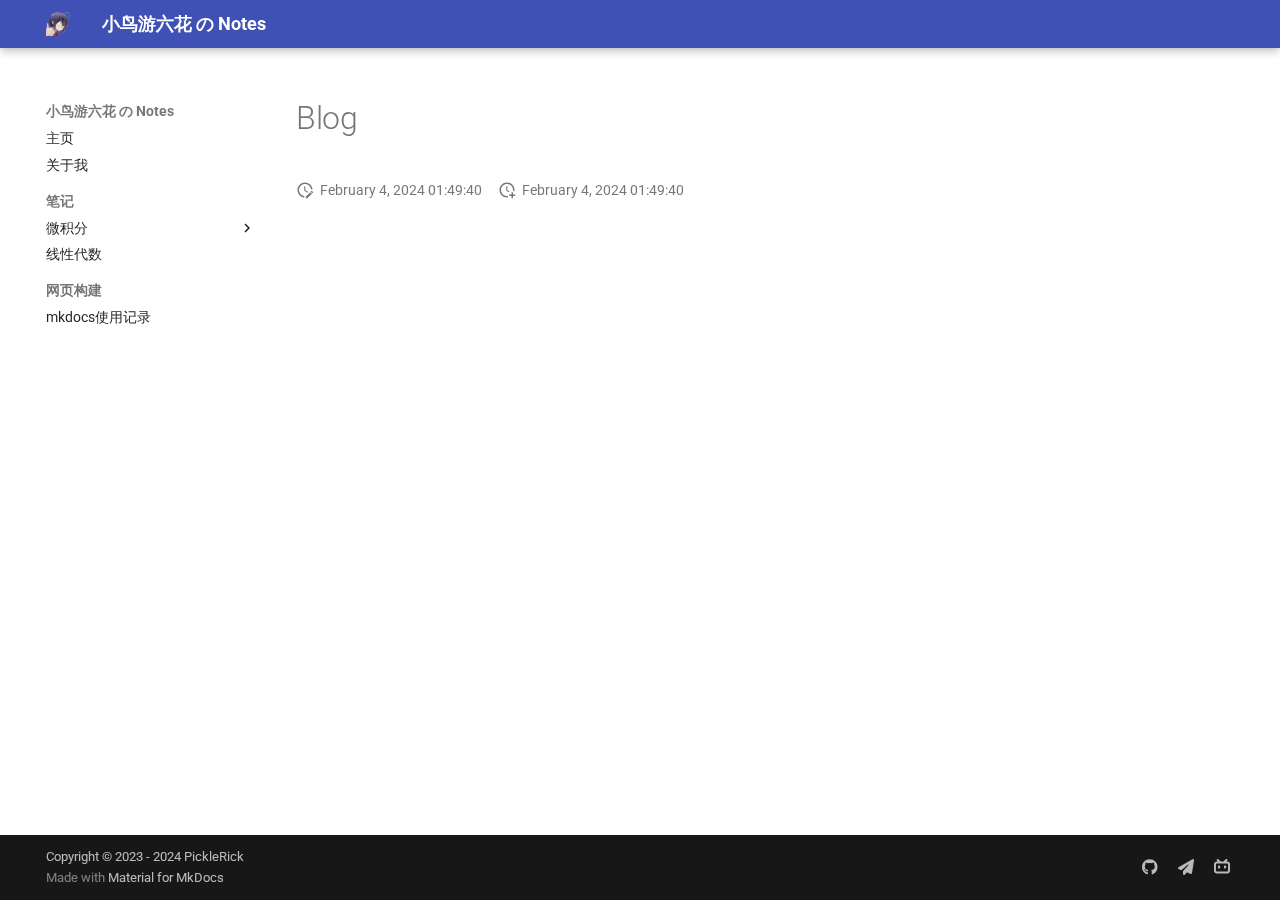
<file: blog/index.html>
<!doctype html>
<html lang="zh" class="no-js">
  <head>
    
      <meta charset="utf-8">
      <meta name="viewport" content="width=device-width,initial-scale=1">
      
      
      
      
      
      
      <link rel="icon" href="../img/favicon1.png">
      <meta name="generator" content="mkdocs-1.5.3, mkdocs-material-9.5.5">
    
    
      
        <title>Blog - 小鸟游六花 の Notes</title>
      
    
    
      <link rel="stylesheet" href="../assets/stylesheets/main.50c56a3b.min.css">
      
        
        <link rel="stylesheet" href="../assets/stylesheets/palette.06af60db.min.css">
      
      


    
    
      
    
    
      
        
        
        <link rel="preconnect" href="https://fonts.gstatic.com" crossorigin>
        <link rel="stylesheet" href="https://fonts.googleapis.com/css?family=Roboto:300,300i,400,400i,700,700i%7CRoboto+Mono:400,400i,700,700i&display=fallback">
        <style>:root{--md-text-font:"Roboto";--md-code-font:"Roboto Mono"}</style>
      
    
    
      <link rel="stylesheet" href="../stylesheets/extra.css">
    
    <script>__md_scope=new URL("..",location),__md_hash=e=>[...e].reduce((e,_)=>(e<<5)-e+_.charCodeAt(0),0),__md_get=(e,_=localStorage,t=__md_scope)=>JSON.parse(_.getItem(t.pathname+"."+e)),__md_set=(e,_,t=localStorage,a=__md_scope)=>{try{t.setItem(a.pathname+"."+e,JSON.stringify(_))}catch(e){}}</script>
    
      

    
    
    
  </head>
  
  
    
    
    
    
    
    <body dir="ltr" data-md-color-scheme="default" data-md-color-primary="indigo" data-md-color-accent="indigo">
  
    
    <input class="md-toggle" data-md-toggle="drawer" type="checkbox" id="__drawer" autocomplete="off">
    <input class="md-toggle" data-md-toggle="search" type="checkbox" id="__search" autocomplete="off">
    <label class="md-overlay" for="__drawer"></label>
    <div data-md-component="skip">
      
        
        <a href="#blog" class="md-skip">
          跳转至
        </a>
      
    </div>
    <div data-md-component="announce">
      
    </div>
    
    
      

  

<header class="md-header md-header--shadow" data-md-component="header">
  <nav class="md-header__inner md-grid" aria-label="页眉">
    <a href=".." title="小鸟游六花 の Notes" class="md-header__button md-logo" aria-label="小鸟游六花 の Notes" data-md-component="logo">
      
  <img src="../img/favicon1.png" alt="logo">

    </a>
    <label class="md-header__button md-icon" for="__drawer">
      
      <svg xmlns="http://www.w3.org/2000/svg" viewBox="0 0 24 24"><path d="M3 6h18v2H3V6m0 5h18v2H3v-2m0 5h18v2H3v-2Z"/></svg>
    </label>
    <div class="md-header__title" data-md-component="header-title">
      <div class="md-header__ellipsis">
        <div class="md-header__topic">
          <span class="md-ellipsis">
            小鸟游六花 の Notes
          </span>
        </div>
        <div class="md-header__topic" data-md-component="header-topic">
          <span class="md-ellipsis">
            
              Blog
            
          </span>
        </div>
      </div>
    </div>
    
      
    
    
    
    
    
  </nav>
  
</header>
    
    <div class="md-container" data-md-component="container">
      
      
        
          
        
      
      <main class="md-main" data-md-component="main">
        <div class="md-main__inner md-grid">
          
            
              
              <div class="md-sidebar md-sidebar--primary" data-md-component="sidebar" data-md-type="navigation" >
                <div class="md-sidebar__scrollwrap">
                  <div class="md-sidebar__inner">
                    



<nav class="md-nav md-nav--primary" aria-label="导航栏" data-md-level="0">
  <label class="md-nav__title" for="__drawer">
    <a href=".." title="小鸟游六花 の Notes" class="md-nav__button md-logo" aria-label="小鸟游六花 の Notes" data-md-component="logo">
      
  <img src="../img/favicon1.png" alt="logo">

    </a>
    小鸟游六花 の Notes
  </label>
  
  <ul class="md-nav__list" data-md-scrollfix>
    
      
      
  
  
  
  
    <li class="md-nav__item">
      <a href=".." class="md-nav__link">
        
  
  <span class="md-ellipsis">
    主页
  </span>
  

      </a>
    </li>
  

    
      
      
  
  
  
  
    <li class="md-nav__item">
      <a href="../about/" class="md-nav__link">
        
  
  <span class="md-ellipsis">
    关于我
  </span>
  

      </a>
    </li>
  

    
      
      
  
  
  
  
    
    
    
    
    
      
      
    
    <li class="md-nav__item md-nav__item--section md-nav__item--nested">
      
        
        
        
        <input class="md-nav__toggle md-toggle " type="checkbox" id="__nav_3" >
        
          
          <label class="md-nav__link" for="__nav_3" id="__nav_3_label" tabindex="">
            
  
  <span class="md-ellipsis">
    笔记
  </span>
  

            <span class="md-nav__icon md-icon"></span>
          </label>
        
        <nav class="md-nav" data-md-level="1" aria-labelledby="__nav_3_label" aria-expanded="false">
          <label class="md-nav__title" for="__nav_3">
            <span class="md-nav__icon md-icon"></span>
            笔记
          </label>
          <ul class="md-nav__list" data-md-scrollfix>
            
              
                
  
  
  
  
    
    
    
    
    
    <li class="md-nav__item md-nav__item--nested">
      
        
        
        
        <input class="md-nav__toggle md-toggle " type="checkbox" id="__nav_3_1" >
        
          
          <label class="md-nav__link" for="__nav_3_1" id="__nav_3_1_label" tabindex="0">
            
  
  <span class="md-ellipsis">
    微积分
  </span>
  

            <span class="md-nav__icon md-icon"></span>
          </label>
        
        <nav class="md-nav" data-md-level="2" aria-labelledby="__nav_3_1_label" aria-expanded="false">
          <label class="md-nav__title" for="__nav_3_1">
            <span class="md-nav__icon md-icon"></span>
            微积分
          </label>
          <ul class="md-nav__list" data-md-scrollfix>
            
              
                
  
  
  
  
    <li class="md-nav__item">
      <a href="../Notes/calculus1/" class="md-nav__link">
        
  
  <span class="md-ellipsis">
    微积分（甲）I
  </span>
  

      </a>
    </li>
  

              
            
          </ul>
        </nav>
      
    </li>
  

              
            
              
                
  
  
  
  
    <li class="md-nav__item">
      <a href="../Notes/la/" class="md-nav__link">
        
  
  <span class="md-ellipsis">
    线性代数
  </span>
  

      </a>
    </li>
  

              
            
          </ul>
        </nav>
      
    </li>
  

    
      
      
  
  
  
  
    
    
    
    
    
      
      
    
    <li class="md-nav__item md-nav__item--section md-nav__item--nested">
      
        
        
        
        <input class="md-nav__toggle md-toggle " type="checkbox" id="__nav_4" >
        
          
          <label class="md-nav__link" for="__nav_4" id="__nav_4_label" tabindex="">
            
  
  <span class="md-ellipsis">
    网页构建
  </span>
  

            <span class="md-nav__icon md-icon"></span>
          </label>
        
        <nav class="md-nav" data-md-level="1" aria-labelledby="__nav_4_label" aria-expanded="false">
          <label class="md-nav__title" for="__nav_4">
            <span class="md-nav__icon md-icon"></span>
            网页构建
          </label>
          <ul class="md-nav__list" data-md-scrollfix>
            
              
                
  
  
  
  
    <li class="md-nav__item">
      <a href="../mk/mk/" class="md-nav__link">
        
  
  <span class="md-ellipsis">
    mkdocs使用记录
  </span>
  

      </a>
    </li>
  

              
            
          </ul>
        </nav>
      
    </li>
  

    
  </ul>
</nav>
                  </div>
                </div>
              </div>
            
            
              
              <div class="md-sidebar md-sidebar--secondary" data-md-component="sidebar" data-md-type="toc" >
                <div class="md-sidebar__scrollwrap">
                  <div class="md-sidebar__inner">
                    

<nav class="md-nav md-nav--secondary" aria-label="目录">
  
  
  
    
  
  
</nav>
                  </div>
                </div>
              </div>
            
          
          
            <div class="md-content" data-md-component="content">
              <article class="md-content__inner md-typeset">
                
                  


<h1 id="blog">Blog</h1>







  
    
  
  
    
  


  <aside class="md-source-file">
    
      
  <span class="md-source-file__fact">
    <span class="md-icon" title="最后更新">
      <svg xmlns="http://www.w3.org/2000/svg" viewBox="0 0 24 24"><path d="M21 13.1c-.1 0-.3.1-.4.2l-1 1 2.1 2.1 1-1c.2-.2.2-.6 0-.8l-1.3-1.3c-.1-.1-.2-.2-.4-.2m-1.9 1.8-6.1 6V23h2.1l6.1-6.1-2.1-2M12.5 7v5.2l4 2.4-1 1L11 13V7h1.5M11 21.9c-5.1-.5-9-4.8-9-9.9C2 6.5 6.5 2 12 2c5.3 0 9.6 4.1 10 9.3-.3-.1-.6-.2-1-.2s-.7.1-1 .2C19.6 7.2 16.2 4 12 4c-4.4 0-8 3.6-8 8 0 4.1 3.1 7.5 7.1 7.9l-.1.2v1.8Z"/></svg>
    </span>
    <span class="git-revision-date-localized-plugin git-revision-date-localized-plugin-datetime">February 4, 2024 01:49:40</span>
  </span>

    
    
      
  <span class="md-source-file__fact">
    <span class="md-icon" title="创建日期">
      <svg xmlns="http://www.w3.org/2000/svg" viewBox="0 0 24 24"><path d="M14.47 15.08 11 13V7h1.5v5.25l3.08 1.83c-.41.28-.79.62-1.11 1m-1.39 4.84c-.36.05-.71.08-1.08.08-4.42 0-8-3.58-8-8s3.58-8 8-8 8 3.58 8 8c0 .37-.03.72-.08 1.08.69.1 1.33.32 1.92.64.1-.56.16-1.13.16-1.72 0-5.5-4.5-10-10-10S2 6.5 2 12s4.47 10 10 10c.59 0 1.16-.06 1.72-.16-.32-.59-.54-1.23-.64-1.92M18 15v3h-3v2h3v3h2v-3h3v-2h-3v-3h-2Z"/></svg>
    </span>
    <span class="git-revision-date-localized-plugin git-revision-date-localized-plugin-datetime">February 4, 2024 01:49:40</span>
  </span>

    
    
    
  </aside>





                
              </article>
            </div>
          
          
<script>var target=document.getElementById(location.hash.slice(1));target&&target.name&&(target.checked=target.name.startsWith("__tabbed_"))</script>
        </div>
        
          <button type="button" class="md-top md-icon" data-md-component="top" hidden>
  
  <svg xmlns="http://www.w3.org/2000/svg" viewBox="0 0 24 24"><path d="M13 20h-2V8l-5.5 5.5-1.42-1.42L12 4.16l7.92 7.92-1.42 1.42L13 8v12Z"/></svg>
  回到页面顶部
</button>
        
      </main>
      
        <footer class="md-footer">
  
  <div class="md-footer-meta md-typeset">
    <div class="md-footer-meta__inner md-grid">
      <div class="md-copyright">
  
    <div class="md-copyright__highlight">
      Copyright &copy; 2023 - 2024 PickleRick
    </div>
  
  
    Made with
    <a href="https://squidfunk.github.io/mkdocs-material/" target="_blank" rel="noopener">
      Material for MkDocs
    </a>
  
</div>
      
        <div class="md-social">
  
    
    
    
    
      
      
    
    <a href="https://github.com/picklerick422" target="_blank" rel="noopener" title="github.com" class="md-social__link">
      <svg xmlns="http://www.w3.org/2000/svg" viewBox="0 0 496 512"><!--! Font Awesome Free 6.5.1 by @fontawesome - https://fontawesome.com License - https://fontawesome.com/license/free (Icons: CC BY 4.0, Fonts: SIL OFL 1.1, Code: MIT License) Copyright 2023 Fonticons, Inc.--><path d="M165.9 397.4c0 2-2.3 3.6-5.2 3.6-3.3.3-5.6-1.3-5.6-3.6 0-2 2.3-3.6 5.2-3.6 3-.3 5.6 1.3 5.6 3.6zm-31.1-4.5c-.7 2 1.3 4.3 4.3 4.9 2.6 1 5.6 0 6.2-2s-1.3-4.3-4.3-5.2c-2.6-.7-5.5.3-6.2 2.3zm44.2-1.7c-2.9.7-4.9 2.6-4.6 4.9.3 2 2.9 3.3 5.9 2.6 2.9-.7 4.9-2.6 4.6-4.6-.3-1.9-3-3.2-5.9-2.9zM244.8 8C106.1 8 0 113.3 0 252c0 110.9 69.8 205.8 169.5 239.2 12.8 2.3 17.3-5.6 17.3-12.1 0-6.2-.3-40.4-.3-61.4 0 0-70 15-84.7-29.8 0 0-11.4-29.1-27.8-36.6 0 0-22.9-15.7 1.6-15.4 0 0 24.9 2 38.6 25.8 21.9 38.6 58.6 27.5 72.9 20.9 2.3-16 8.8-27.1 16-33.7-55.9-6.2-112.3-14.3-112.3-110.5 0-27.5 7.6-41.3 23.6-58.9-2.6-6.5-11.1-33.3 2.6-67.9 20.9-6.5 69 27 69 27 20-5.6 41.5-8.5 62.8-8.5s42.8 2.9 62.8 8.5c0 0 48.1-33.6 69-27 13.7 34.7 5.2 61.4 2.6 67.9 16 17.7 25.8 31.5 25.8 58.9 0 96.5-58.9 104.2-114.8 110.5 9.2 7.9 17 22.9 17 46.4 0 33.7-.3 75.4-.3 83.6 0 6.5 4.6 14.4 17.3 12.1C428.2 457.8 496 362.9 496 252 496 113.3 383.5 8 244.8 8zM97.2 352.9c-1.3 1-1 3.3.7 5.2 1.6 1.6 3.9 2.3 5.2 1 1.3-1 1-3.3-.7-5.2-1.6-1.6-3.9-2.3-5.2-1zm-10.8-8.1c-.7 1.3.3 2.9 2.3 3.9 1.6 1 3.6.7 4.3-.7.7-1.3-.3-2.9-2.3-3.9-2-.6-3.6-.3-4.3.7zm32.4 35.6c-1.6 1.3-1 4.3 1.3 6.2 2.3 2.3 5.2 2.6 6.5 1 1.3-1.3.7-4.3-1.3-6.2-2.2-2.3-5.2-2.6-6.5-1zm-11.4-14.7c-1.6 1-1.6 3.6 0 5.9 1.6 2.3 4.3 3.3 5.6 2.3 1.6-1.3 1.6-3.9 0-6.2-1.4-2.3-4-3.3-5.6-2z"/></svg>
    </a>
  
    
    
    
    
    <a href="mailto:<971711470@qq.com>" target="_blank" rel="noopener" title="971711470@qq.com" class="md-social__link">
      <svg xmlns="http://www.w3.org/2000/svg" viewBox="0 0 512 512"><!--! Font Awesome Free 6.5.1 by @fontawesome - https://fontawesome.com License - https://fontawesome.com/license/free (Icons: CC BY 4.0, Fonts: SIL OFL 1.1, Code: MIT License) Copyright 2023 Fonticons, Inc.--><path d="M498.1 5.6c10.1 7 15.4 19.1 13.5 31.2l-64 416c-1.5 9.7-7.4 18.2-16 23s-18.9 5.4-28 1.6L284 427.7l-68.5 74.1c-8.9 9.7-22.9 12.9-35.2 8.1S160 493.2 160 480v-83.6c0-4 1.5-7.8 4.2-10.7l167.6-182.9c5.8-6.3 5.6-16-.4-22s-15.7-6.4-22-.7L106 360.8l-88.3-44.2C7.1 311.3.3 300.7 0 288.9s5.9-22.8 16.1-28.7l448-256c10.7-6.1 23.9-5.5 34 1.4z"/></svg>
    </a>
  
    
    
    
    
      
      
    
    <a href="https://space.bilibili.com/385507467" target="_blank" rel="noopener" title="space.bilibili.com" class="md-social__link">
      <svg xmlns="http://www.w3.org/2000/svg" viewBox="0 0 512 512"><!--! Font Awesome Free 6.5.1 by @fontawesome - https://fontawesome.com License - https://fontawesome.com/license/free (Icons: CC BY 4.0, Fonts: SIL OFL 1.1, Code: MIT License) Copyright 2023 Fonticons, Inc.--><path d="M488.6 104.1c16.7 18.1 24.4 39.7 23.3 65.7v202.4c-.4 26.4-9.2 48.1-26.5 65.1-17.2 17-39.1 25.9-65.5 26.7H92.02c-26.45-.8-48.21-9.8-65.28-27.2C9.682 419.4.767 396.5 0 368.2V169.8c.767-26 9.682-47.6 26.74-65.7C43.81 87.75 65.57 78.77 92.02 78h29.38L96.05 52.19c-5.75-5.73-8.63-13-8.63-21.79 0-8.8 2.88-16.06 8.63-21.797C101.8 2.868 109.1 0 117.9 0s16.1 2.868 21.9 8.603L213.1 78h88l74.5-69.397C381.7 2.868 389.2 0 398 0c8.8 0 16.1 2.868 21.9 8.603 5.7 5.737 8.6 12.997 8.6 21.797 0 8.79-2.9 16.06-8.6 21.79L394.6 78h29.3c26.4.77 48 9.75 64.7 26.1zm-38.8 69.7c-.4-9.6-3.7-17.4-10.7-23.5-5.2-6.1-14-9.4-22.7-9.8H96.05c-9.59.4-17.45 3.7-23.58 9.8-6.14 6.1-9.4 13.9-9.78 23.5v194.4c0 9.2 3.26 17 9.78 23.5s14.38 9.8 23.58 9.8H416.4c9.2 0 17-3.3 23.3-9.8 6.3-6.5 9.7-14.3 10.1-23.5V173.8zm-264.3 42.7c6.3 6.3 9.7 14.1 10.1 23.2V273c-.4 9.2-3.7 16.9-9.8 23.2-6.2 6.3-14 9.5-23.6 9.5-9.6 0-17.5-3.2-23.6-9.5-6.1-6.3-9.4-14-9.8-23.2v-33.3c.4-9.1 3.8-16.9 10.1-23.2 6.3-6.3 13.2-9.6 23.3-10 9.2.4 17 3.7 23.3 10zm191.5 0c6.3 6.3 9.7 14.1 10.1 23.2V273c-.4 9.2-3.7 16.9-9.8 23.2-6.1 6.3-14 9.5-23.6 9.5-9.6 0-17.4-3.2-23.6-9.5-7-6.3-9.4-14-9.7-23.2v-33.3c.3-9.1 3.7-16.9 10-23.2 6.3-6.3 14.1-9.6 23.3-10 9.2.4 17 3.7 23.3 10z"/></svg>
    </a>
  
</div>
      
    </div>
  </div>
</footer>
      
    </div>
    <div class="md-dialog" data-md-component="dialog">
      <div class="md-dialog__inner md-typeset"></div>
    </div>
    
    
    <script id="__config" type="application/json">{"base": "..", "features": ["search.suggest", "search.highlight", "content.code.copy", "content.code.annotate", "navigation.tracking", "navigation.sections", "navigation.top"], "search": "../assets/javascripts/workers/search.b8dbb3d2.min.js", "translations": {"clipboard.copied": "\u5df2\u590d\u5236", "clipboard.copy": "\u590d\u5236", "search.result.more.one": "\u5728\u8be5\u9875\u4e0a\u8fd8\u6709 1 \u4e2a\u7b26\u5408\u6761\u4ef6\u7684\u7ed3\u679c", "search.result.more.other": "\u5728\u8be5\u9875\u4e0a\u8fd8\u6709 # \u4e2a\u7b26\u5408\u6761\u4ef6\u7684\u7ed3\u679c", "search.result.none": "\u6ca1\u6709\u627e\u5230\u7b26\u5408\u6761\u4ef6\u7684\u7ed3\u679c", "search.result.one": "\u627e\u5230 1 \u4e2a\u7b26\u5408\u6761\u4ef6\u7684\u7ed3\u679c", "search.result.other": "# \u4e2a\u7b26\u5408\u6761\u4ef6\u7684\u7ed3\u679c", "search.result.placeholder": "\u952e\u5165\u4ee5\u5f00\u59cb\u641c\u7d22", "search.result.term.missing": "\u7f3a\u5c11", "select.version": "\u9009\u62e9\u5f53\u524d\u7248\u672c"}}</script>
    
    
      <script src="../assets/javascripts/bundle.c18c5fb9.min.js"></script>
      
        <script src="../javascripts/extra.js"></script>
      
        <script src="//busuanzi.ibruce.info/busuanzi/2.3/busuanzi.pure.mini.js"></script>
      
    
  </body>
</html>
</file>
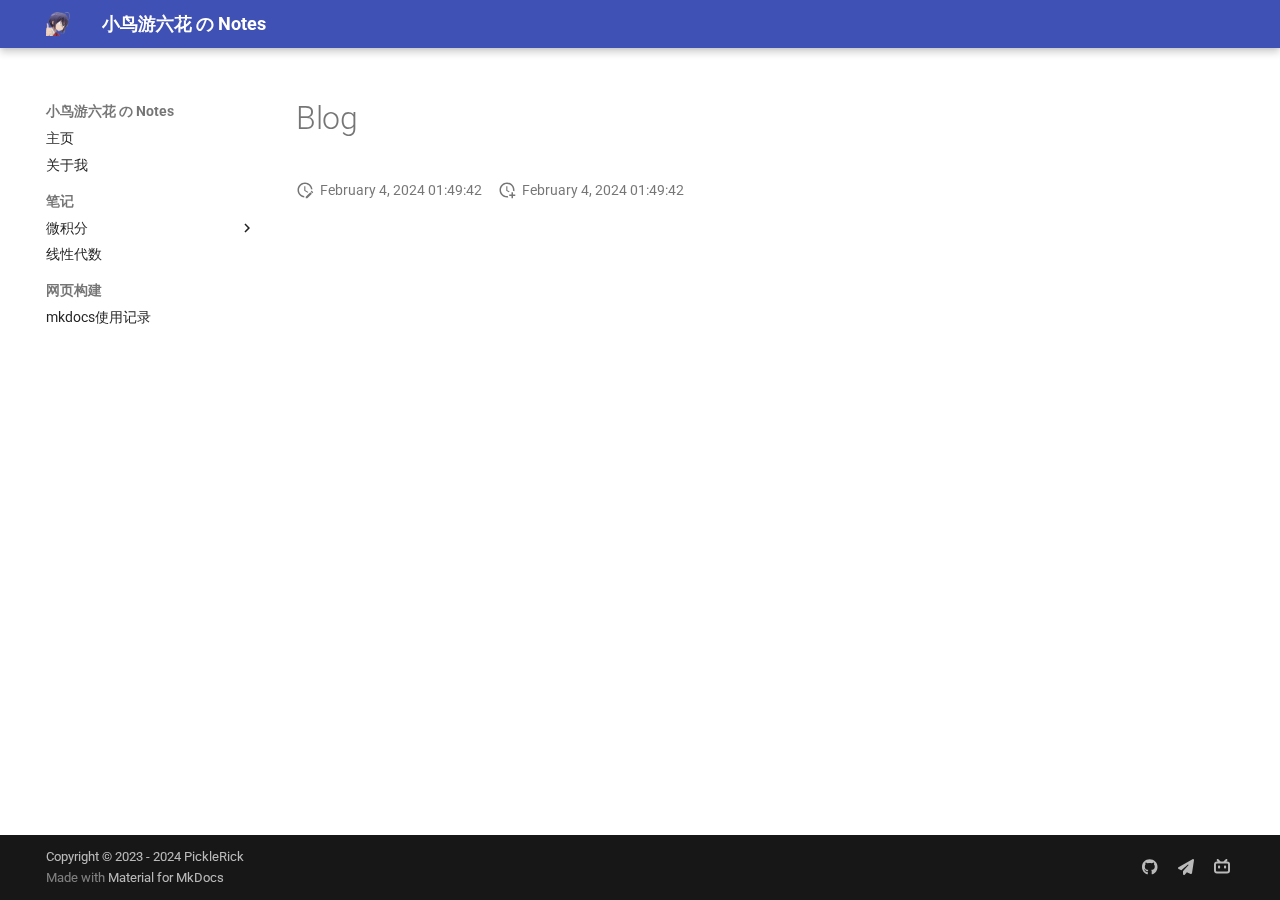
<file: posts/index.html>
<!doctype html>
<html lang="zh" class="no-js">
  <head>
    
      <meta charset="utf-8">
      <meta name="viewport" content="width=device-width,initial-scale=1">
      
      
      
      
      
      
      <link rel="icon" href="../img/favicon1.png">
      <meta name="generator" content="mkdocs-1.5.3, mkdocs-material-9.5.5">
    
    
      
        <title>Blog - 小鸟游六花 の Notes</title>
      
    
    
      <link rel="stylesheet" href="../assets/stylesheets/main.50c56a3b.min.css">
      
        
        <link rel="stylesheet" href="../assets/stylesheets/palette.06af60db.min.css">
      
      


    
    
      
    
    
      
        
        
        <link rel="preconnect" href="https://fonts.gstatic.com" crossorigin>
        <link rel="stylesheet" href="https://fonts.googleapis.com/css?family=Roboto:300,300i,400,400i,700,700i%7CRoboto+Mono:400,400i,700,700i&display=fallback">
        <style>:root{--md-text-font:"Roboto";--md-code-font:"Roboto Mono"}</style>
      
    
    
      <link rel="stylesheet" href="../stylesheets/extra.css">
    
    <script>__md_scope=new URL("..",location),__md_hash=e=>[...e].reduce((e,_)=>(e<<5)-e+_.charCodeAt(0),0),__md_get=(e,_=localStorage,t=__md_scope)=>JSON.parse(_.getItem(t.pathname+"."+e)),__md_set=(e,_,t=localStorage,a=__md_scope)=>{try{t.setItem(a.pathname+"."+e,JSON.stringify(_))}catch(e){}}</script>
    
      

    
    
    
  </head>
  
  
    
    
    
    
    
    <body dir="ltr" data-md-color-scheme="default" data-md-color-primary="indigo" data-md-color-accent="indigo">
  
    
    <input class="md-toggle" data-md-toggle="drawer" type="checkbox" id="__drawer" autocomplete="off">
    <input class="md-toggle" data-md-toggle="search" type="checkbox" id="__search" autocomplete="off">
    <label class="md-overlay" for="__drawer"></label>
    <div data-md-component="skip">
      
        
        <a href="#blog" class="md-skip">
          跳转至
        </a>
      
    </div>
    <div data-md-component="announce">
      
    </div>
    
    
      

  

<header class="md-header md-header--shadow" data-md-component="header">
  <nav class="md-header__inner md-grid" aria-label="页眉">
    <a href=".." title="小鸟游六花 の Notes" class="md-header__button md-logo" aria-label="小鸟游六花 の Notes" data-md-component="logo">
      
  <img src="../img/favicon1.png" alt="logo">

    </a>
    <label class="md-header__button md-icon" for="__drawer">
      
      <svg xmlns="http://www.w3.org/2000/svg" viewBox="0 0 24 24"><path d="M3 6h18v2H3V6m0 5h18v2H3v-2m0 5h18v2H3v-2Z"/></svg>
    </label>
    <div class="md-header__title" data-md-component="header-title">
      <div class="md-header__ellipsis">
        <div class="md-header__topic">
          <span class="md-ellipsis">
            小鸟游六花 の Notes
          </span>
        </div>
        <div class="md-header__topic" data-md-component="header-topic">
          <span class="md-ellipsis">
            
              Blog
            
          </span>
        </div>
      </div>
    </div>
    
      
    
    
    
    
    
  </nav>
  
</header>
    
    <div class="md-container" data-md-component="container">
      
      
        
          
        
      
      <main class="md-main" data-md-component="main">
        <div class="md-main__inner md-grid">
          
            
              
              <div class="md-sidebar md-sidebar--primary" data-md-component="sidebar" data-md-type="navigation" >
                <div class="md-sidebar__scrollwrap">
                  <div class="md-sidebar__inner">
                    



<nav class="md-nav md-nav--primary" aria-label="导航栏" data-md-level="0">
  <label class="md-nav__title" for="__drawer">
    <a href=".." title="小鸟游六花 の Notes" class="md-nav__button md-logo" aria-label="小鸟游六花 の Notes" data-md-component="logo">
      
  <img src="../img/favicon1.png" alt="logo">

    </a>
    小鸟游六花 の Notes
  </label>
  
  <ul class="md-nav__list" data-md-scrollfix>
    
      
      
  
  
  
  
    <li class="md-nav__item">
      <a href=".." class="md-nav__link">
        
  
  <span class="md-ellipsis">
    主页
  </span>
  

      </a>
    </li>
  

    
      
      
  
  
  
  
    <li class="md-nav__item">
      <a href="../about/" class="md-nav__link">
        
  
  <span class="md-ellipsis">
    关于我
  </span>
  

      </a>
    </li>
  

    
      
      
  
  
  
  
    
    
    
    
    
      
      
    
    <li class="md-nav__item md-nav__item--section md-nav__item--nested">
      
        
        
        
        <input class="md-nav__toggle md-toggle " type="checkbox" id="__nav_3" >
        
          
          <label class="md-nav__link" for="__nav_3" id="__nav_3_label" tabindex="">
            
  
  <span class="md-ellipsis">
    笔记
  </span>
  

            <span class="md-nav__icon md-icon"></span>
          </label>
        
        <nav class="md-nav" data-md-level="1" aria-labelledby="__nav_3_label" aria-expanded="false">
          <label class="md-nav__title" for="__nav_3">
            <span class="md-nav__icon md-icon"></span>
            笔记
          </label>
          <ul class="md-nav__list" data-md-scrollfix>
            
              
                
  
  
  
  
    
    
    
    
    
    <li class="md-nav__item md-nav__item--nested">
      
        
        
        
        <input class="md-nav__toggle md-toggle " type="checkbox" id="__nav_3_1" >
        
          
          <label class="md-nav__link" for="__nav_3_1" id="__nav_3_1_label" tabindex="0">
            
  
  <span class="md-ellipsis">
    微积分
  </span>
  

            <span class="md-nav__icon md-icon"></span>
          </label>
        
        <nav class="md-nav" data-md-level="2" aria-labelledby="__nav_3_1_label" aria-expanded="false">
          <label class="md-nav__title" for="__nav_3_1">
            <span class="md-nav__icon md-icon"></span>
            微积分
          </label>
          <ul class="md-nav__list" data-md-scrollfix>
            
              
                
  
  
  
  
    <li class="md-nav__item">
      <a href="../Notes/calculus1/" class="md-nav__link">
        
  
  <span class="md-ellipsis">
    微积分（甲）I
  </span>
  

      </a>
    </li>
  

              
            
          </ul>
        </nav>
      
    </li>
  

              
            
              
                
  
  
  
  
    <li class="md-nav__item">
      <a href="../Notes/la/" class="md-nav__link">
        
  
  <span class="md-ellipsis">
    线性代数
  </span>
  

      </a>
    </li>
  

              
            
          </ul>
        </nav>
      
    </li>
  

    
      
      
  
  
  
  
    
    
    
    
    
      
      
    
    <li class="md-nav__item md-nav__item--section md-nav__item--nested">
      
        
        
        
        <input class="md-nav__toggle md-toggle " type="checkbox" id="__nav_4" >
        
          
          <label class="md-nav__link" for="__nav_4" id="__nav_4_label" tabindex="">
            
  
  <span class="md-ellipsis">
    网页构建
  </span>
  

            <span class="md-nav__icon md-icon"></span>
          </label>
        
        <nav class="md-nav" data-md-level="1" aria-labelledby="__nav_4_label" aria-expanded="false">
          <label class="md-nav__title" for="__nav_4">
            <span class="md-nav__icon md-icon"></span>
            网页构建
          </label>
          <ul class="md-nav__list" data-md-scrollfix>
            
              
                
  
  
  
  
    <li class="md-nav__item">
      <a href="../mk/mk/" class="md-nav__link">
        
  
  <span class="md-ellipsis">
    mkdocs使用记录
  </span>
  

      </a>
    </li>
  

              
            
          </ul>
        </nav>
      
    </li>
  

    
  </ul>
</nav>
                  </div>
                </div>
              </div>
            
            
              
              <div class="md-sidebar md-sidebar--secondary" data-md-component="sidebar" data-md-type="toc" >
                <div class="md-sidebar__scrollwrap">
                  <div class="md-sidebar__inner">
                    

<nav class="md-nav md-nav--secondary" aria-label="目录">
  
  
  
    
  
  
</nav>
                  </div>
                </div>
              </div>
            
          
          
            <div class="md-content" data-md-component="content">
              <article class="md-content__inner md-typeset">
                
                  


<h1 id="blog">Blog</h1>







  
    
  
  
    
  


  <aside class="md-source-file">
    
      
  <span class="md-source-file__fact">
    <span class="md-icon" title="最后更新">
      <svg xmlns="http://www.w3.org/2000/svg" viewBox="0 0 24 24"><path d="M21 13.1c-.1 0-.3.1-.4.2l-1 1 2.1 2.1 1-1c.2-.2.2-.6 0-.8l-1.3-1.3c-.1-.1-.2-.2-.4-.2m-1.9 1.8-6.1 6V23h2.1l6.1-6.1-2.1-2M12.5 7v5.2l4 2.4-1 1L11 13V7h1.5M11 21.9c-5.1-.5-9-4.8-9-9.9C2 6.5 6.5 2 12 2c5.3 0 9.6 4.1 10 9.3-.3-.1-.6-.2-1-.2s-.7.1-1 .2C19.6 7.2 16.2 4 12 4c-4.4 0-8 3.6-8 8 0 4.1 3.1 7.5 7.1 7.9l-.1.2v1.8Z"/></svg>
    </span>
    <span class="git-revision-date-localized-plugin git-revision-date-localized-plugin-datetime">February 4, 2024 01:49:42</span>
  </span>

    
    
      
  <span class="md-source-file__fact">
    <span class="md-icon" title="创建日期">
      <svg xmlns="http://www.w3.org/2000/svg" viewBox="0 0 24 24"><path d="M14.47 15.08 11 13V7h1.5v5.25l3.08 1.83c-.41.28-.79.62-1.11 1m-1.39 4.84c-.36.05-.71.08-1.08.08-4.42 0-8-3.58-8-8s3.58-8 8-8 8 3.58 8 8c0 .37-.03.72-.08 1.08.69.1 1.33.32 1.92.64.1-.56.16-1.13.16-1.72 0-5.5-4.5-10-10-10S2 6.5 2 12s4.47 10 10 10c.59 0 1.16-.06 1.72-.16-.32-.59-.54-1.23-.64-1.92M18 15v3h-3v2h3v3h2v-3h3v-2h-3v-3h-2Z"/></svg>
    </span>
    <span class="git-revision-date-localized-plugin git-revision-date-localized-plugin-datetime">February 4, 2024 01:49:42</span>
  </span>

    
    
    
  </aside>





                
              </article>
            </div>
          
          
<script>var target=document.getElementById(location.hash.slice(1));target&&target.name&&(target.checked=target.name.startsWith("__tabbed_"))</script>
        </div>
        
          <button type="button" class="md-top md-icon" data-md-component="top" hidden>
  
  <svg xmlns="http://www.w3.org/2000/svg" viewBox="0 0 24 24"><path d="M13 20h-2V8l-5.5 5.5-1.42-1.42L12 4.16l7.92 7.92-1.42 1.42L13 8v12Z"/></svg>
  回到页面顶部
</button>
        
      </main>
      
        <footer class="md-footer">
  
  <div class="md-footer-meta md-typeset">
    <div class="md-footer-meta__inner md-grid">
      <div class="md-copyright">
  
    <div class="md-copyright__highlight">
      Copyright &copy; 2023 - 2024 PickleRick
    </div>
  
  
    Made with
    <a href="https://squidfunk.github.io/mkdocs-material/" target="_blank" rel="noopener">
      Material for MkDocs
    </a>
  
</div>
      
        <div class="md-social">
  
    
    
    
    
      
      
    
    <a href="https://github.com/picklerick422" target="_blank" rel="noopener" title="github.com" class="md-social__link">
      <svg xmlns="http://www.w3.org/2000/svg" viewBox="0 0 496 512"><!--! Font Awesome Free 6.5.1 by @fontawesome - https://fontawesome.com License - https://fontawesome.com/license/free (Icons: CC BY 4.0, Fonts: SIL OFL 1.1, Code: MIT License) Copyright 2023 Fonticons, Inc.--><path d="M165.9 397.4c0 2-2.3 3.6-5.2 3.6-3.3.3-5.6-1.3-5.6-3.6 0-2 2.3-3.6 5.2-3.6 3-.3 5.6 1.3 5.6 3.6zm-31.1-4.5c-.7 2 1.3 4.3 4.3 4.9 2.6 1 5.6 0 6.2-2s-1.3-4.3-4.3-5.2c-2.6-.7-5.5.3-6.2 2.3zm44.2-1.7c-2.9.7-4.9 2.6-4.6 4.9.3 2 2.9 3.3 5.9 2.6 2.9-.7 4.9-2.6 4.6-4.6-.3-1.9-3-3.2-5.9-2.9zM244.8 8C106.1 8 0 113.3 0 252c0 110.9 69.8 205.8 169.5 239.2 12.8 2.3 17.3-5.6 17.3-12.1 0-6.2-.3-40.4-.3-61.4 0 0-70 15-84.7-29.8 0 0-11.4-29.1-27.8-36.6 0 0-22.9-15.7 1.6-15.4 0 0 24.9 2 38.6 25.8 21.9 38.6 58.6 27.5 72.9 20.9 2.3-16 8.8-27.1 16-33.7-55.9-6.2-112.3-14.3-112.3-110.5 0-27.5 7.6-41.3 23.6-58.9-2.6-6.5-11.1-33.3 2.6-67.9 20.9-6.5 69 27 69 27 20-5.6 41.5-8.5 62.8-8.5s42.8 2.9 62.8 8.5c0 0 48.1-33.6 69-27 13.7 34.7 5.2 61.4 2.6 67.9 16 17.7 25.8 31.5 25.8 58.9 0 96.5-58.9 104.2-114.8 110.5 9.2 7.9 17 22.9 17 46.4 0 33.7-.3 75.4-.3 83.6 0 6.5 4.6 14.4 17.3 12.1C428.2 457.8 496 362.9 496 252 496 113.3 383.5 8 244.8 8zM97.2 352.9c-1.3 1-1 3.3.7 5.2 1.6 1.6 3.9 2.3 5.2 1 1.3-1 1-3.3-.7-5.2-1.6-1.6-3.9-2.3-5.2-1zm-10.8-8.1c-.7 1.3.3 2.9 2.3 3.9 1.6 1 3.6.7 4.3-.7.7-1.3-.3-2.9-2.3-3.9-2-.6-3.6-.3-4.3.7zm32.4 35.6c-1.6 1.3-1 4.3 1.3 6.2 2.3 2.3 5.2 2.6 6.5 1 1.3-1.3.7-4.3-1.3-6.2-2.2-2.3-5.2-2.6-6.5-1zm-11.4-14.7c-1.6 1-1.6 3.6 0 5.9 1.6 2.3 4.3 3.3 5.6 2.3 1.6-1.3 1.6-3.9 0-6.2-1.4-2.3-4-3.3-5.6-2z"/></svg>
    </a>
  
    
    
    
    
    <a href="mailto:<971711470@qq.com>" target="_blank" rel="noopener" title="971711470@qq.com" class="md-social__link">
      <svg xmlns="http://www.w3.org/2000/svg" viewBox="0 0 512 512"><!--! Font Awesome Free 6.5.1 by @fontawesome - https://fontawesome.com License - https://fontawesome.com/license/free (Icons: CC BY 4.0, Fonts: SIL OFL 1.1, Code: MIT License) Copyright 2023 Fonticons, Inc.--><path d="M498.1 5.6c10.1 7 15.4 19.1 13.5 31.2l-64 416c-1.5 9.7-7.4 18.2-16 23s-18.9 5.4-28 1.6L284 427.7l-68.5 74.1c-8.9 9.7-22.9 12.9-35.2 8.1S160 493.2 160 480v-83.6c0-4 1.5-7.8 4.2-10.7l167.6-182.9c5.8-6.3 5.6-16-.4-22s-15.7-6.4-22-.7L106 360.8l-88.3-44.2C7.1 311.3.3 300.7 0 288.9s5.9-22.8 16.1-28.7l448-256c10.7-6.1 23.9-5.5 34 1.4z"/></svg>
    </a>
  
    
    
    
    
      
      
    
    <a href="https://space.bilibili.com/385507467" target="_blank" rel="noopener" title="space.bilibili.com" class="md-social__link">
      <svg xmlns="http://www.w3.org/2000/svg" viewBox="0 0 512 512"><!--! Font Awesome Free 6.5.1 by @fontawesome - https://fontawesome.com License - https://fontawesome.com/license/free (Icons: CC BY 4.0, Fonts: SIL OFL 1.1, Code: MIT License) Copyright 2023 Fonticons, Inc.--><path d="M488.6 104.1c16.7 18.1 24.4 39.7 23.3 65.7v202.4c-.4 26.4-9.2 48.1-26.5 65.1-17.2 17-39.1 25.9-65.5 26.7H92.02c-26.45-.8-48.21-9.8-65.28-27.2C9.682 419.4.767 396.5 0 368.2V169.8c.767-26 9.682-47.6 26.74-65.7C43.81 87.75 65.57 78.77 92.02 78h29.38L96.05 52.19c-5.75-5.73-8.63-13-8.63-21.79 0-8.8 2.88-16.06 8.63-21.797C101.8 2.868 109.1 0 117.9 0s16.1 2.868 21.9 8.603L213.1 78h88l74.5-69.397C381.7 2.868 389.2 0 398 0c8.8 0 16.1 2.868 21.9 8.603 5.7 5.737 8.6 12.997 8.6 21.797 0 8.79-2.9 16.06-8.6 21.79L394.6 78h29.3c26.4.77 48 9.75 64.7 26.1zm-38.8 69.7c-.4-9.6-3.7-17.4-10.7-23.5-5.2-6.1-14-9.4-22.7-9.8H96.05c-9.59.4-17.45 3.7-23.58 9.8-6.14 6.1-9.4 13.9-9.78 23.5v194.4c0 9.2 3.26 17 9.78 23.5s14.38 9.8 23.58 9.8H416.4c9.2 0 17-3.3 23.3-9.8 6.3-6.5 9.7-14.3 10.1-23.5V173.8zm-264.3 42.7c6.3 6.3 9.7 14.1 10.1 23.2V273c-.4 9.2-3.7 16.9-9.8 23.2-6.2 6.3-14 9.5-23.6 9.5-9.6 0-17.5-3.2-23.6-9.5-6.1-6.3-9.4-14-9.8-23.2v-33.3c.4-9.1 3.8-16.9 10.1-23.2 6.3-6.3 13.2-9.6 23.3-10 9.2.4 17 3.7 23.3 10zm191.5 0c6.3 6.3 9.7 14.1 10.1 23.2V273c-.4 9.2-3.7 16.9-9.8 23.2-6.1 6.3-14 9.5-23.6 9.5-9.6 0-17.4-3.2-23.6-9.5-7-6.3-9.4-14-9.7-23.2v-33.3c.3-9.1 3.7-16.9 10-23.2 6.3-6.3 14.1-9.6 23.3-10 9.2.4 17 3.7 23.3 10z"/></svg>
    </a>
  
</div>
      
    </div>
  </div>
</footer>
      
    </div>
    <div class="md-dialog" data-md-component="dialog">
      <div class="md-dialog__inner md-typeset"></div>
    </div>
    
    
    <script id="__config" type="application/json">{"base": "..", "features": ["search.suggest", "search.highlight", "content.code.copy", "content.code.annotate", "navigation.tracking", "navigation.sections", "navigation.top"], "search": "../assets/javascripts/workers/search.b8dbb3d2.min.js", "translations": {"clipboard.copied": "\u5df2\u590d\u5236", "clipboard.copy": "\u590d\u5236", "search.result.more.one": "\u5728\u8be5\u9875\u4e0a\u8fd8\u6709 1 \u4e2a\u7b26\u5408\u6761\u4ef6\u7684\u7ed3\u679c", "search.result.more.other": "\u5728\u8be5\u9875\u4e0a\u8fd8\u6709 # \u4e2a\u7b26\u5408\u6761\u4ef6\u7684\u7ed3\u679c", "search.result.none": "\u6ca1\u6709\u627e\u5230\u7b26\u5408\u6761\u4ef6\u7684\u7ed3\u679c", "search.result.one": "\u627e\u5230 1 \u4e2a\u7b26\u5408\u6761\u4ef6\u7684\u7ed3\u679c", "search.result.other": "# \u4e2a\u7b26\u5408\u6761\u4ef6\u7684\u7ed3\u679c", "search.result.placeholder": "\u952e\u5165\u4ee5\u5f00\u59cb\u641c\u7d22", "search.result.term.missing": "\u7f3a\u5c11", "select.version": "\u9009\u62e9\u5f53\u524d\u7248\u672c"}}</script>
    
    
      <script src="../assets/javascripts/bundle.c18c5fb9.min.js"></script>
      
        <script src="../javascripts/extra.js"></script>
      
        <script src="//busuanzi.ibruce.info/busuanzi/2.3/busuanzi.pure.mini.js"></script>
      
    
  </body>
</html>
</file>
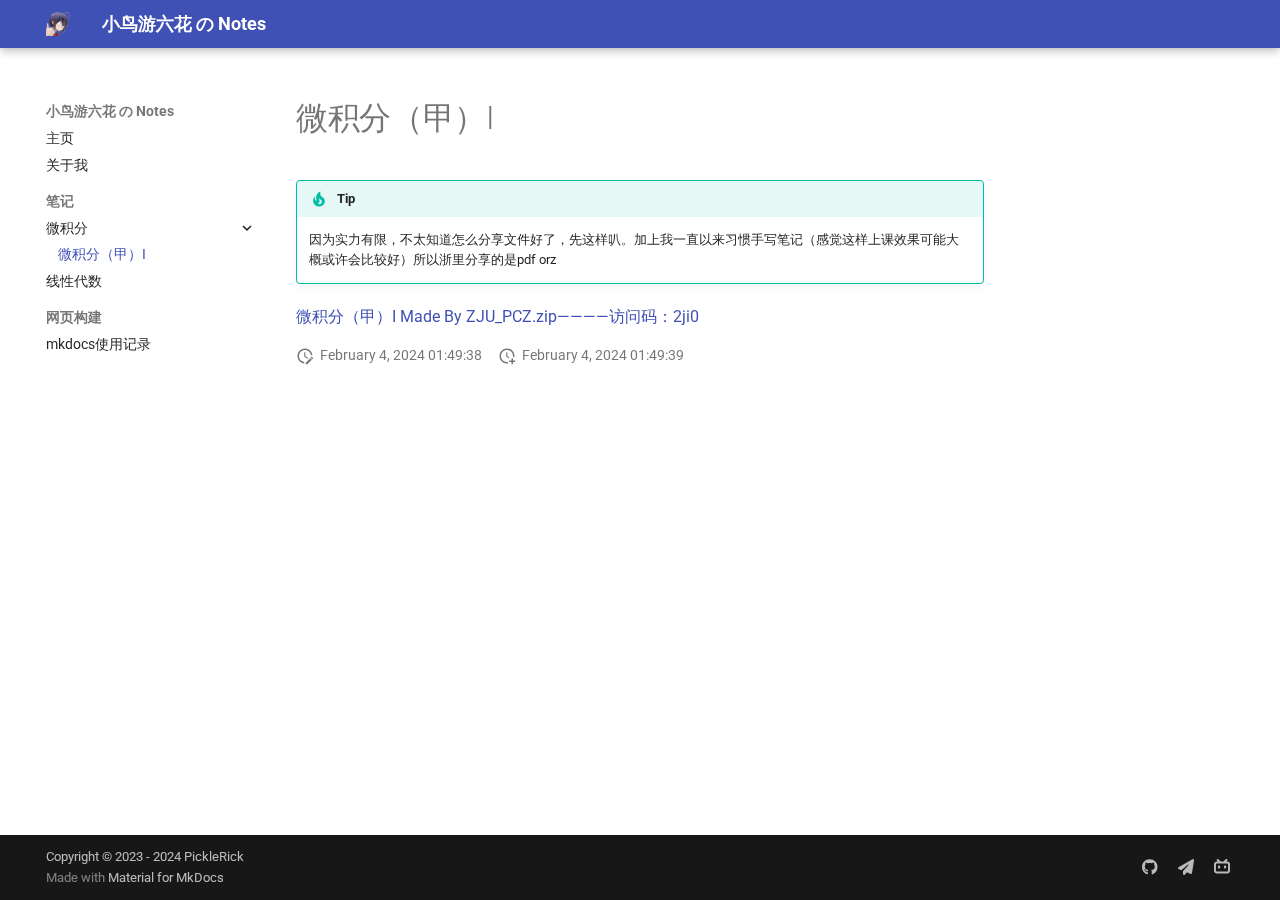
<file: Notes/calculus1/index.html>
<!doctype html>
<html lang="zh" class="no-js">
  <head>
    
      <meta charset="utf-8">
      <meta name="viewport" content="width=device-width,initial-scale=1">
      
      
      
      
        <link rel="prev" href="../../about/">
      
      
        <link rel="next" href="../la/">
      
      
      <link rel="icon" href="../../img/favicon1.png">
      <meta name="generator" content="mkdocs-1.5.3, mkdocs-material-9.5.5">
    
    
      
        <title>微积分（甲）I - 小鸟游六花 の Notes</title>
      
    
    
      <link rel="stylesheet" href="../../assets/stylesheets/main.50c56a3b.min.css">
      
        
        <link rel="stylesheet" href="../../assets/stylesheets/palette.06af60db.min.css">
      
      


    
    
      
    
    
      
        
        
        <link rel="preconnect" href="https://fonts.gstatic.com" crossorigin>
        <link rel="stylesheet" href="https://fonts.googleapis.com/css?family=Roboto:300,300i,400,400i,700,700i%7CRoboto+Mono:400,400i,700,700i&display=fallback">
        <style>:root{--md-text-font:"Roboto";--md-code-font:"Roboto Mono"}</style>
      
    
    
      <link rel="stylesheet" href="../../stylesheets/extra.css">
    
    <script>__md_scope=new URL("../..",location),__md_hash=e=>[...e].reduce((e,_)=>(e<<5)-e+_.charCodeAt(0),0),__md_get=(e,_=localStorage,t=__md_scope)=>JSON.parse(_.getItem(t.pathname+"."+e)),__md_set=(e,_,t=localStorage,a=__md_scope)=>{try{t.setItem(a.pathname+"."+e,JSON.stringify(_))}catch(e){}}</script>
    
      

    
    
    
  </head>
  
  
    
    
    
    
    
    <body dir="ltr" data-md-color-scheme="default" data-md-color-primary="indigo" data-md-color-accent="indigo">
  
    
    <input class="md-toggle" data-md-toggle="drawer" type="checkbox" id="__drawer" autocomplete="off">
    <input class="md-toggle" data-md-toggle="search" type="checkbox" id="__search" autocomplete="off">
    <label class="md-overlay" for="__drawer"></label>
    <div data-md-component="skip">
      
        
        <a href="#i" class="md-skip">
          跳转至
        </a>
      
    </div>
    <div data-md-component="announce">
      
    </div>
    
    
      

  

<header class="md-header md-header--shadow" data-md-component="header">
  <nav class="md-header__inner md-grid" aria-label="页眉">
    <a href="../.." title="小鸟游六花 の Notes" class="md-header__button md-logo" aria-label="小鸟游六花 の Notes" data-md-component="logo">
      
  <img src="../../img/favicon1.png" alt="logo">

    </a>
    <label class="md-header__button md-icon" for="__drawer">
      
      <svg xmlns="http://www.w3.org/2000/svg" viewBox="0 0 24 24"><path d="M3 6h18v2H3V6m0 5h18v2H3v-2m0 5h18v2H3v-2Z"/></svg>
    </label>
    <div class="md-header__title" data-md-component="header-title">
      <div class="md-header__ellipsis">
        <div class="md-header__topic">
          <span class="md-ellipsis">
            小鸟游六花 の Notes
          </span>
        </div>
        <div class="md-header__topic" data-md-component="header-topic">
          <span class="md-ellipsis">
            
              微积分（甲）I
            
          </span>
        </div>
      </div>
    </div>
    
      
    
    
    
    
    
  </nav>
  
</header>
    
    <div class="md-container" data-md-component="container">
      
      
        
          
        
      
      <main class="md-main" data-md-component="main">
        <div class="md-main__inner md-grid">
          
            
              
              <div class="md-sidebar md-sidebar--primary" data-md-component="sidebar" data-md-type="navigation" >
                <div class="md-sidebar__scrollwrap">
                  <div class="md-sidebar__inner">
                    



<nav class="md-nav md-nav--primary" aria-label="导航栏" data-md-level="0">
  <label class="md-nav__title" for="__drawer">
    <a href="../.." title="小鸟游六花 の Notes" class="md-nav__button md-logo" aria-label="小鸟游六花 の Notes" data-md-component="logo">
      
  <img src="../../img/favicon1.png" alt="logo">

    </a>
    小鸟游六花 の Notes
  </label>
  
  <ul class="md-nav__list" data-md-scrollfix>
    
      
      
  
  
  
  
    <li class="md-nav__item">
      <a href="../.." class="md-nav__link">
        
  
  <span class="md-ellipsis">
    主页
  </span>
  

      </a>
    </li>
  

    
      
      
  
  
  
  
    <li class="md-nav__item">
      <a href="../../about/" class="md-nav__link">
        
  
  <span class="md-ellipsis">
    关于我
  </span>
  

      </a>
    </li>
  

    
      
      
  
  
    
  
  
  
    
    
    
    
    
      
      
    
    <li class="md-nav__item md-nav__item--active md-nav__item--section md-nav__item--nested">
      
        
        
        
        <input class="md-nav__toggle md-toggle " type="checkbox" id="__nav_3" checked>
        
          
          <label class="md-nav__link" for="__nav_3" id="__nav_3_label" tabindex="">
            
  
  <span class="md-ellipsis">
    笔记
  </span>
  

            <span class="md-nav__icon md-icon"></span>
          </label>
        
        <nav class="md-nav" data-md-level="1" aria-labelledby="__nav_3_label" aria-expanded="true">
          <label class="md-nav__title" for="__nav_3">
            <span class="md-nav__icon md-icon"></span>
            笔记
          </label>
          <ul class="md-nav__list" data-md-scrollfix>
            
              
                
  
  
    
  
  
  
    
    
    
    
    
    <li class="md-nav__item md-nav__item--active md-nav__item--nested">
      
        
        
        
        <input class="md-nav__toggle md-toggle " type="checkbox" id="__nav_3_1" checked>
        
          
          <label class="md-nav__link" for="__nav_3_1" id="__nav_3_1_label" tabindex="0">
            
  
  <span class="md-ellipsis">
    微积分
  </span>
  

            <span class="md-nav__icon md-icon"></span>
          </label>
        
        <nav class="md-nav" data-md-level="2" aria-labelledby="__nav_3_1_label" aria-expanded="true">
          <label class="md-nav__title" for="__nav_3_1">
            <span class="md-nav__icon md-icon"></span>
            微积分
          </label>
          <ul class="md-nav__list" data-md-scrollfix>
            
              
                
  
  
    
  
  
  
    <li class="md-nav__item md-nav__item--active">
      
      <input class="md-nav__toggle md-toggle" type="checkbox" id="__toc">
      
      
        
      
      
      <a href="./" class="md-nav__link md-nav__link--active">
        
  
  <span class="md-ellipsis">
    微积分（甲）I
  </span>
  

      </a>
      
    </li>
  

              
            
          </ul>
        </nav>
      
    </li>
  

              
            
              
                
  
  
  
  
    <li class="md-nav__item">
      <a href="../la/" class="md-nav__link">
        
  
  <span class="md-ellipsis">
    线性代数
  </span>
  

      </a>
    </li>
  

              
            
          </ul>
        </nav>
      
    </li>
  

    
      
      
  
  
  
  
    
    
    
    
    
      
      
    
    <li class="md-nav__item md-nav__item--section md-nav__item--nested">
      
        
        
        
        <input class="md-nav__toggle md-toggle " type="checkbox" id="__nav_4" >
        
          
          <label class="md-nav__link" for="__nav_4" id="__nav_4_label" tabindex="">
            
  
  <span class="md-ellipsis">
    网页构建
  </span>
  

            <span class="md-nav__icon md-icon"></span>
          </label>
        
        <nav class="md-nav" data-md-level="1" aria-labelledby="__nav_4_label" aria-expanded="false">
          <label class="md-nav__title" for="__nav_4">
            <span class="md-nav__icon md-icon"></span>
            网页构建
          </label>
          <ul class="md-nav__list" data-md-scrollfix>
            
              
                
  
  
  
  
    <li class="md-nav__item">
      <a href="../../mk/mk/" class="md-nav__link">
        
  
  <span class="md-ellipsis">
    mkdocs使用记录
  </span>
  

      </a>
    </li>
  

              
            
          </ul>
        </nav>
      
    </li>
  

    
  </ul>
</nav>
                  </div>
                </div>
              </div>
            
            
              
              <div class="md-sidebar md-sidebar--secondary" data-md-component="sidebar" data-md-type="toc" >
                <div class="md-sidebar__scrollwrap">
                  <div class="md-sidebar__inner">
                    

<nav class="md-nav md-nav--secondary" aria-label="目录">
  
  
  
    
  
  
</nav>
                  </div>
                </div>
              </div>
            
          
          
            <div class="md-content" data-md-component="content">
              <article class="md-content__inner md-typeset">
                
                  


<h1 id="i">微积分（甲）I</h1>
<div class="admonition tip">
<p class="admonition-title">Tip</p>
<p>因为实力有限，不太知道怎么分享文件好了，先这样叭。加上我一直以来习惯手写笔记（感觉这样上课效果可能大概或许会比较好）所以浙里分享的是pdf orz</p>
</div>
<p><a href="https://cloud.189.cn/web/share?code=zQJZV3ZjiyIn">微积分（甲）I  Made By ZJU_PCZ.zip————访问码：2ji0</a></p>







  
    
  
  
    
  


  <aside class="md-source-file">
    
      
  <span class="md-source-file__fact">
    <span class="md-icon" title="最后更新">
      <svg xmlns="http://www.w3.org/2000/svg" viewBox="0 0 24 24"><path d="M21 13.1c-.1 0-.3.1-.4.2l-1 1 2.1 2.1 1-1c.2-.2.2-.6 0-.8l-1.3-1.3c-.1-.1-.2-.2-.4-.2m-1.9 1.8-6.1 6V23h2.1l6.1-6.1-2.1-2M12.5 7v5.2l4 2.4-1 1L11 13V7h1.5M11 21.9c-5.1-.5-9-4.8-9-9.9C2 6.5 6.5 2 12 2c5.3 0 9.6 4.1 10 9.3-.3-.1-.6-.2-1-.2s-.7.1-1 .2C19.6 7.2 16.2 4 12 4c-4.4 0-8 3.6-8 8 0 4.1 3.1 7.5 7.1 7.9l-.1.2v1.8Z"/></svg>
    </span>
    <span class="git-revision-date-localized-plugin git-revision-date-localized-plugin-datetime">February 4, 2024 01:49:38</span>
  </span>

    
    
      
  <span class="md-source-file__fact">
    <span class="md-icon" title="创建日期">
      <svg xmlns="http://www.w3.org/2000/svg" viewBox="0 0 24 24"><path d="M14.47 15.08 11 13V7h1.5v5.25l3.08 1.83c-.41.28-.79.62-1.11 1m-1.39 4.84c-.36.05-.71.08-1.08.08-4.42 0-8-3.58-8-8s3.58-8 8-8 8 3.58 8 8c0 .37-.03.72-.08 1.08.69.1 1.33.32 1.92.64.1-.56.16-1.13.16-1.72 0-5.5-4.5-10-10-10S2 6.5 2 12s4.47 10 10 10c.59 0 1.16-.06 1.72-.16-.32-.59-.54-1.23-.64-1.92M18 15v3h-3v2h3v3h2v-3h3v-2h-3v-3h-2Z"/></svg>
    </span>
    <span class="git-revision-date-localized-plugin git-revision-date-localized-plugin-datetime">February 4, 2024 01:49:39</span>
  </span>

    
    
    
  </aside>





                
              </article>
            </div>
          
          
<script>var target=document.getElementById(location.hash.slice(1));target&&target.name&&(target.checked=target.name.startsWith("__tabbed_"))</script>
        </div>
        
          <button type="button" class="md-top md-icon" data-md-component="top" hidden>
  
  <svg xmlns="http://www.w3.org/2000/svg" viewBox="0 0 24 24"><path d="M13 20h-2V8l-5.5 5.5-1.42-1.42L12 4.16l7.92 7.92-1.42 1.42L13 8v12Z"/></svg>
  回到页面顶部
</button>
        
      </main>
      
        <footer class="md-footer">
  
  <div class="md-footer-meta md-typeset">
    <div class="md-footer-meta__inner md-grid">
      <div class="md-copyright">
  
    <div class="md-copyright__highlight">
      Copyright &copy; 2023 - 2024 PickleRick
    </div>
  
  
    Made with
    <a href="https://squidfunk.github.io/mkdocs-material/" target="_blank" rel="noopener">
      Material for MkDocs
    </a>
  
</div>
      
        <div class="md-social">
  
    
    
    
    
      
      
    
    <a href="https://github.com/picklerick422" target="_blank" rel="noopener" title="github.com" class="md-social__link">
      <svg xmlns="http://www.w3.org/2000/svg" viewBox="0 0 496 512"><!--! Font Awesome Free 6.5.1 by @fontawesome - https://fontawesome.com License - https://fontawesome.com/license/free (Icons: CC BY 4.0, Fonts: SIL OFL 1.1, Code: MIT License) Copyright 2023 Fonticons, Inc.--><path d="M165.9 397.4c0 2-2.3 3.6-5.2 3.6-3.3.3-5.6-1.3-5.6-3.6 0-2 2.3-3.6 5.2-3.6 3-.3 5.6 1.3 5.6 3.6zm-31.1-4.5c-.7 2 1.3 4.3 4.3 4.9 2.6 1 5.6 0 6.2-2s-1.3-4.3-4.3-5.2c-2.6-.7-5.5.3-6.2 2.3zm44.2-1.7c-2.9.7-4.9 2.6-4.6 4.9.3 2 2.9 3.3 5.9 2.6 2.9-.7 4.9-2.6 4.6-4.6-.3-1.9-3-3.2-5.9-2.9zM244.8 8C106.1 8 0 113.3 0 252c0 110.9 69.8 205.8 169.5 239.2 12.8 2.3 17.3-5.6 17.3-12.1 0-6.2-.3-40.4-.3-61.4 0 0-70 15-84.7-29.8 0 0-11.4-29.1-27.8-36.6 0 0-22.9-15.7 1.6-15.4 0 0 24.9 2 38.6 25.8 21.9 38.6 58.6 27.5 72.9 20.9 2.3-16 8.8-27.1 16-33.7-55.9-6.2-112.3-14.3-112.3-110.5 0-27.5 7.6-41.3 23.6-58.9-2.6-6.5-11.1-33.3 2.6-67.9 20.9-6.5 69 27 69 27 20-5.6 41.5-8.5 62.8-8.5s42.8 2.9 62.8 8.5c0 0 48.1-33.6 69-27 13.7 34.7 5.2 61.4 2.6 67.9 16 17.7 25.8 31.5 25.8 58.9 0 96.5-58.9 104.2-114.8 110.5 9.2 7.9 17 22.9 17 46.4 0 33.7-.3 75.4-.3 83.6 0 6.5 4.6 14.4 17.3 12.1C428.2 457.8 496 362.9 496 252 496 113.3 383.5 8 244.8 8zM97.2 352.9c-1.3 1-1 3.3.7 5.2 1.6 1.6 3.9 2.3 5.2 1 1.3-1 1-3.3-.7-5.2-1.6-1.6-3.9-2.3-5.2-1zm-10.8-8.1c-.7 1.3.3 2.9 2.3 3.9 1.6 1 3.6.7 4.3-.7.7-1.3-.3-2.9-2.3-3.9-2-.6-3.6-.3-4.3.7zm32.4 35.6c-1.6 1.3-1 4.3 1.3 6.2 2.3 2.3 5.2 2.6 6.5 1 1.3-1.3.7-4.3-1.3-6.2-2.2-2.3-5.2-2.6-6.5-1zm-11.4-14.7c-1.6 1-1.6 3.6 0 5.9 1.6 2.3 4.3 3.3 5.6 2.3 1.6-1.3 1.6-3.9 0-6.2-1.4-2.3-4-3.3-5.6-2z"/></svg>
    </a>
  
    
    
    
    
    <a href="mailto:<971711470@qq.com>" target="_blank" rel="noopener" title="971711470@qq.com" class="md-social__link">
      <svg xmlns="http://www.w3.org/2000/svg" viewBox="0 0 512 512"><!--! Font Awesome Free 6.5.1 by @fontawesome - https://fontawesome.com License - https://fontawesome.com/license/free (Icons: CC BY 4.0, Fonts: SIL OFL 1.1, Code: MIT License) Copyright 2023 Fonticons, Inc.--><path d="M498.1 5.6c10.1 7 15.4 19.1 13.5 31.2l-64 416c-1.5 9.7-7.4 18.2-16 23s-18.9 5.4-28 1.6L284 427.7l-68.5 74.1c-8.9 9.7-22.9 12.9-35.2 8.1S160 493.2 160 480v-83.6c0-4 1.5-7.8 4.2-10.7l167.6-182.9c5.8-6.3 5.6-16-.4-22s-15.7-6.4-22-.7L106 360.8l-88.3-44.2C7.1 311.3.3 300.7 0 288.9s5.9-22.8 16.1-28.7l448-256c10.7-6.1 23.9-5.5 34 1.4z"/></svg>
    </a>
  
    
    
    
    
      
      
    
    <a href="https://space.bilibili.com/385507467" target="_blank" rel="noopener" title="space.bilibili.com" class="md-social__link">
      <svg xmlns="http://www.w3.org/2000/svg" viewBox="0 0 512 512"><!--! Font Awesome Free 6.5.1 by @fontawesome - https://fontawesome.com License - https://fontawesome.com/license/free (Icons: CC BY 4.0, Fonts: SIL OFL 1.1, Code: MIT License) Copyright 2023 Fonticons, Inc.--><path d="M488.6 104.1c16.7 18.1 24.4 39.7 23.3 65.7v202.4c-.4 26.4-9.2 48.1-26.5 65.1-17.2 17-39.1 25.9-65.5 26.7H92.02c-26.45-.8-48.21-9.8-65.28-27.2C9.682 419.4.767 396.5 0 368.2V169.8c.767-26 9.682-47.6 26.74-65.7C43.81 87.75 65.57 78.77 92.02 78h29.38L96.05 52.19c-5.75-5.73-8.63-13-8.63-21.79 0-8.8 2.88-16.06 8.63-21.797C101.8 2.868 109.1 0 117.9 0s16.1 2.868 21.9 8.603L213.1 78h88l74.5-69.397C381.7 2.868 389.2 0 398 0c8.8 0 16.1 2.868 21.9 8.603 5.7 5.737 8.6 12.997 8.6 21.797 0 8.79-2.9 16.06-8.6 21.79L394.6 78h29.3c26.4.77 48 9.75 64.7 26.1zm-38.8 69.7c-.4-9.6-3.7-17.4-10.7-23.5-5.2-6.1-14-9.4-22.7-9.8H96.05c-9.59.4-17.45 3.7-23.58 9.8-6.14 6.1-9.4 13.9-9.78 23.5v194.4c0 9.2 3.26 17 9.78 23.5s14.38 9.8 23.58 9.8H416.4c9.2 0 17-3.3 23.3-9.8 6.3-6.5 9.7-14.3 10.1-23.5V173.8zm-264.3 42.7c6.3 6.3 9.7 14.1 10.1 23.2V273c-.4 9.2-3.7 16.9-9.8 23.2-6.2 6.3-14 9.5-23.6 9.5-9.6 0-17.5-3.2-23.6-9.5-6.1-6.3-9.4-14-9.8-23.2v-33.3c.4-9.1 3.8-16.9 10.1-23.2 6.3-6.3 13.2-9.6 23.3-10 9.2.4 17 3.7 23.3 10zm191.5 0c6.3 6.3 9.7 14.1 10.1 23.2V273c-.4 9.2-3.7 16.9-9.8 23.2-6.1 6.3-14 9.5-23.6 9.5-9.6 0-17.4-3.2-23.6-9.5-7-6.3-9.4-14-9.7-23.2v-33.3c.3-9.1 3.7-16.9 10-23.2 6.3-6.3 14.1-9.6 23.3-10 9.2.4 17 3.7 23.3 10z"/></svg>
    </a>
  
</div>
      
    </div>
  </div>
</footer>
      
    </div>
    <div class="md-dialog" data-md-component="dialog">
      <div class="md-dialog__inner md-typeset"></div>
    </div>
    
    
    <script id="__config" type="application/json">{"base": "../..", "features": ["search.suggest", "search.highlight", "content.code.copy", "content.code.annotate", "navigation.tracking", "navigation.sections", "navigation.top"], "search": "../../assets/javascripts/workers/search.b8dbb3d2.min.js", "translations": {"clipboard.copied": "\u5df2\u590d\u5236", "clipboard.copy": "\u590d\u5236", "search.result.more.one": "\u5728\u8be5\u9875\u4e0a\u8fd8\u6709 1 \u4e2a\u7b26\u5408\u6761\u4ef6\u7684\u7ed3\u679c", "search.result.more.other": "\u5728\u8be5\u9875\u4e0a\u8fd8\u6709 # \u4e2a\u7b26\u5408\u6761\u4ef6\u7684\u7ed3\u679c", "search.result.none": "\u6ca1\u6709\u627e\u5230\u7b26\u5408\u6761\u4ef6\u7684\u7ed3\u679c", "search.result.one": "\u627e\u5230 1 \u4e2a\u7b26\u5408\u6761\u4ef6\u7684\u7ed3\u679c", "search.result.other": "# \u4e2a\u7b26\u5408\u6761\u4ef6\u7684\u7ed3\u679c", "search.result.placeholder": "\u952e\u5165\u4ee5\u5f00\u59cb\u641c\u7d22", "search.result.term.missing": "\u7f3a\u5c11", "select.version": "\u9009\u62e9\u5f53\u524d\u7248\u672c"}}</script>
    
    
      <script src="../../assets/javascripts/bundle.c18c5fb9.min.js"></script>
      
        <script src="../../javascripts/extra.js"></script>
      
        <script src="//busuanzi.ibruce.info/busuanzi/2.3/busuanzi.pure.mini.js"></script>
      
    
  </body>
</html>
</file>
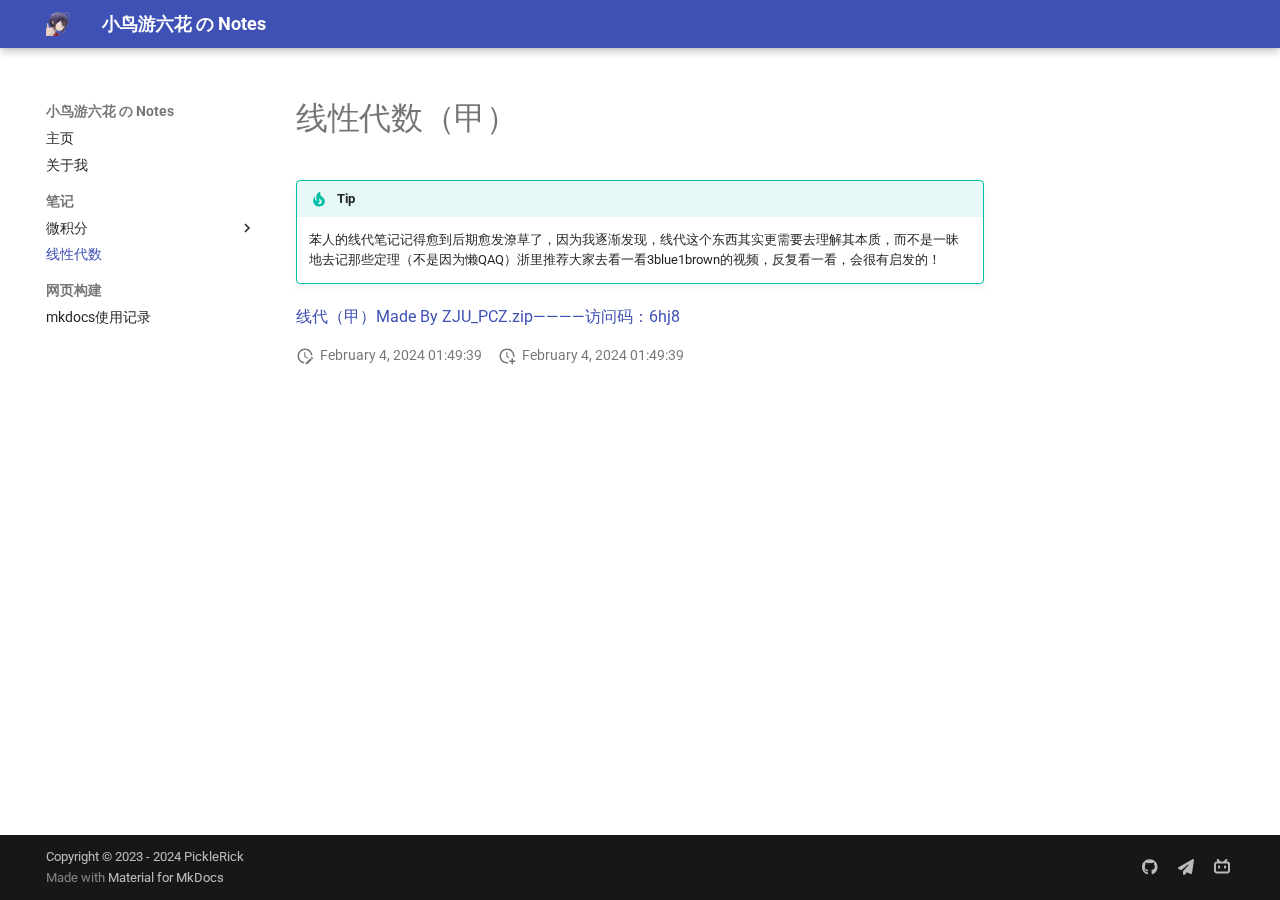
<file: Notes/la/index.html>
<!doctype html>
<html lang="zh" class="no-js">
  <head>
    
      <meta charset="utf-8">
      <meta name="viewport" content="width=device-width,initial-scale=1">
      
      
      
      
        <link rel="prev" href="../calculus1/">
      
      
        <link rel="next" href="../../mk/mk/">
      
      
      <link rel="icon" href="../../img/favicon1.png">
      <meta name="generator" content="mkdocs-1.5.3, mkdocs-material-9.5.5">
    
    
      
        <title>线性代数 - 小鸟游六花 の Notes</title>
      
    
    
      <link rel="stylesheet" href="../../assets/stylesheets/main.50c56a3b.min.css">
      
        
        <link rel="stylesheet" href="../../assets/stylesheets/palette.06af60db.min.css">
      
      


    
    
      
    
    
      
        
        
        <link rel="preconnect" href="https://fonts.gstatic.com" crossorigin>
        <link rel="stylesheet" href="https://fonts.googleapis.com/css?family=Roboto:300,300i,400,400i,700,700i%7CRoboto+Mono:400,400i,700,700i&display=fallback">
        <style>:root{--md-text-font:"Roboto";--md-code-font:"Roboto Mono"}</style>
      
    
    
      <link rel="stylesheet" href="../../stylesheets/extra.css">
    
    <script>__md_scope=new URL("../..",location),__md_hash=e=>[...e].reduce((e,_)=>(e<<5)-e+_.charCodeAt(0),0),__md_get=(e,_=localStorage,t=__md_scope)=>JSON.parse(_.getItem(t.pathname+"."+e)),__md_set=(e,_,t=localStorage,a=__md_scope)=>{try{t.setItem(a.pathname+"."+e,JSON.stringify(_))}catch(e){}}</script>
    
      

    
    
    
  </head>
  
  
    
    
    
    
    
    <body dir="ltr" data-md-color-scheme="default" data-md-color-primary="indigo" data-md-color-accent="indigo">
  
    
    <input class="md-toggle" data-md-toggle="drawer" type="checkbox" id="__drawer" autocomplete="off">
    <input class="md-toggle" data-md-toggle="search" type="checkbox" id="__search" autocomplete="off">
    <label class="md-overlay" for="__drawer"></label>
    <div data-md-component="skip">
      
        
        <a href="#_1" class="md-skip">
          跳转至
        </a>
      
    </div>
    <div data-md-component="announce">
      
    </div>
    
    
      

  

<header class="md-header md-header--shadow" data-md-component="header">
  <nav class="md-header__inner md-grid" aria-label="页眉">
    <a href="../.." title="小鸟游六花 の Notes" class="md-header__button md-logo" aria-label="小鸟游六花 の Notes" data-md-component="logo">
      
  <img src="../../img/favicon1.png" alt="logo">

    </a>
    <label class="md-header__button md-icon" for="__drawer">
      
      <svg xmlns="http://www.w3.org/2000/svg" viewBox="0 0 24 24"><path d="M3 6h18v2H3V6m0 5h18v2H3v-2m0 5h18v2H3v-2Z"/></svg>
    </label>
    <div class="md-header__title" data-md-component="header-title">
      <div class="md-header__ellipsis">
        <div class="md-header__topic">
          <span class="md-ellipsis">
            小鸟游六花 の Notes
          </span>
        </div>
        <div class="md-header__topic" data-md-component="header-topic">
          <span class="md-ellipsis">
            
              线性代数
            
          </span>
        </div>
      </div>
    </div>
    
      
    
    
    
    
    
  </nav>
  
</header>
    
    <div class="md-container" data-md-component="container">
      
      
        
          
        
      
      <main class="md-main" data-md-component="main">
        <div class="md-main__inner md-grid">
          
            
              
              <div class="md-sidebar md-sidebar--primary" data-md-component="sidebar" data-md-type="navigation" >
                <div class="md-sidebar__scrollwrap">
                  <div class="md-sidebar__inner">
                    



<nav class="md-nav md-nav--primary" aria-label="导航栏" data-md-level="0">
  <label class="md-nav__title" for="__drawer">
    <a href="../.." title="小鸟游六花 の Notes" class="md-nav__button md-logo" aria-label="小鸟游六花 の Notes" data-md-component="logo">
      
  <img src="../../img/favicon1.png" alt="logo">

    </a>
    小鸟游六花 の Notes
  </label>
  
  <ul class="md-nav__list" data-md-scrollfix>
    
      
      
  
  
  
  
    <li class="md-nav__item">
      <a href="../.." class="md-nav__link">
        
  
  <span class="md-ellipsis">
    主页
  </span>
  

      </a>
    </li>
  

    
      
      
  
  
  
  
    <li class="md-nav__item">
      <a href="../../about/" class="md-nav__link">
        
  
  <span class="md-ellipsis">
    关于我
  </span>
  

      </a>
    </li>
  

    
      
      
  
  
    
  
  
  
    
    
    
    
    
      
      
    
    <li class="md-nav__item md-nav__item--active md-nav__item--section md-nav__item--nested">
      
        
        
        
        <input class="md-nav__toggle md-toggle " type="checkbox" id="__nav_3" checked>
        
          
          <label class="md-nav__link" for="__nav_3" id="__nav_3_label" tabindex="">
            
  
  <span class="md-ellipsis">
    笔记
  </span>
  

            <span class="md-nav__icon md-icon"></span>
          </label>
        
        <nav class="md-nav" data-md-level="1" aria-labelledby="__nav_3_label" aria-expanded="true">
          <label class="md-nav__title" for="__nav_3">
            <span class="md-nav__icon md-icon"></span>
            笔记
          </label>
          <ul class="md-nav__list" data-md-scrollfix>
            
              
                
  
  
  
  
    
    
    
    
    
    <li class="md-nav__item md-nav__item--nested">
      
        
        
        
        <input class="md-nav__toggle md-toggle " type="checkbox" id="__nav_3_1" >
        
          
          <label class="md-nav__link" for="__nav_3_1" id="__nav_3_1_label" tabindex="0">
            
  
  <span class="md-ellipsis">
    微积分
  </span>
  

            <span class="md-nav__icon md-icon"></span>
          </label>
        
        <nav class="md-nav" data-md-level="2" aria-labelledby="__nav_3_1_label" aria-expanded="false">
          <label class="md-nav__title" for="__nav_3_1">
            <span class="md-nav__icon md-icon"></span>
            微积分
          </label>
          <ul class="md-nav__list" data-md-scrollfix>
            
              
                
  
  
  
  
    <li class="md-nav__item">
      <a href="../calculus1/" class="md-nav__link">
        
  
  <span class="md-ellipsis">
    微积分（甲）I
  </span>
  

      </a>
    </li>
  

              
            
          </ul>
        </nav>
      
    </li>
  

              
            
              
                
  
  
    
  
  
  
    <li class="md-nav__item md-nav__item--active">
      
      <input class="md-nav__toggle md-toggle" type="checkbox" id="__toc">
      
      
        
      
      
      <a href="./" class="md-nav__link md-nav__link--active">
        
  
  <span class="md-ellipsis">
    线性代数
  </span>
  

      </a>
      
    </li>
  

              
            
          </ul>
        </nav>
      
    </li>
  

    
      
      
  
  
  
  
    
    
    
    
    
      
      
    
    <li class="md-nav__item md-nav__item--section md-nav__item--nested">
      
        
        
        
        <input class="md-nav__toggle md-toggle " type="checkbox" id="__nav_4" >
        
          
          <label class="md-nav__link" for="__nav_4" id="__nav_4_label" tabindex="">
            
  
  <span class="md-ellipsis">
    网页构建
  </span>
  

            <span class="md-nav__icon md-icon"></span>
          </label>
        
        <nav class="md-nav" data-md-level="1" aria-labelledby="__nav_4_label" aria-expanded="false">
          <label class="md-nav__title" for="__nav_4">
            <span class="md-nav__icon md-icon"></span>
            网页构建
          </label>
          <ul class="md-nav__list" data-md-scrollfix>
            
              
                
  
  
  
  
    <li class="md-nav__item">
      <a href="../../mk/mk/" class="md-nav__link">
        
  
  <span class="md-ellipsis">
    mkdocs使用记录
  </span>
  

      </a>
    </li>
  

              
            
          </ul>
        </nav>
      
    </li>
  

    
  </ul>
</nav>
                  </div>
                </div>
              </div>
            
            
              
              <div class="md-sidebar md-sidebar--secondary" data-md-component="sidebar" data-md-type="toc" >
                <div class="md-sidebar__scrollwrap">
                  <div class="md-sidebar__inner">
                    

<nav class="md-nav md-nav--secondary" aria-label="目录">
  
  
  
    
  
  
</nav>
                  </div>
                </div>
              </div>
            
          
          
            <div class="md-content" data-md-component="content">
              <article class="md-content__inner md-typeset">
                
                  


<h1 id="_1">线性代数（甲）</h1>
<div class="admonition tip">
<p class="admonition-title">Tip</p>
<p>苯人的线代笔记记得愈到后期愈发潦草了，因为我逐渐发现，线代这个东西其实更需要去理解其本质，而不是一昧地去记那些定理（不是因为懒QAQ）浙里推荐大家去看一看3blue1brown的视频，反复看一看，会很有启发的！</p>
</div>
<p><a href="https://cloud.189.cn/web/share?code=EfIZrifYn2ii">线代（甲）Made By ZJU_PCZ.zip————访问码：6hj8</a></p>







  
    
  
  
    
  


  <aside class="md-source-file">
    
      
  <span class="md-source-file__fact">
    <span class="md-icon" title="最后更新">
      <svg xmlns="http://www.w3.org/2000/svg" viewBox="0 0 24 24"><path d="M21 13.1c-.1 0-.3.1-.4.2l-1 1 2.1 2.1 1-1c.2-.2.2-.6 0-.8l-1.3-1.3c-.1-.1-.2-.2-.4-.2m-1.9 1.8-6.1 6V23h2.1l6.1-6.1-2.1-2M12.5 7v5.2l4 2.4-1 1L11 13V7h1.5M11 21.9c-5.1-.5-9-4.8-9-9.9C2 6.5 6.5 2 12 2c5.3 0 9.6 4.1 10 9.3-.3-.1-.6-.2-1-.2s-.7.1-1 .2C19.6 7.2 16.2 4 12 4c-4.4 0-8 3.6-8 8 0 4.1 3.1 7.5 7.1 7.9l-.1.2v1.8Z"/></svg>
    </span>
    <span class="git-revision-date-localized-plugin git-revision-date-localized-plugin-datetime">February 4, 2024 01:49:39</span>
  </span>

    
    
      
  <span class="md-source-file__fact">
    <span class="md-icon" title="创建日期">
      <svg xmlns="http://www.w3.org/2000/svg" viewBox="0 0 24 24"><path d="M14.47 15.08 11 13V7h1.5v5.25l3.08 1.83c-.41.28-.79.62-1.11 1m-1.39 4.84c-.36.05-.71.08-1.08.08-4.42 0-8-3.58-8-8s3.58-8 8-8 8 3.58 8 8c0 .37-.03.72-.08 1.08.69.1 1.33.32 1.92.64.1-.56.16-1.13.16-1.72 0-5.5-4.5-10-10-10S2 6.5 2 12s4.47 10 10 10c.59 0 1.16-.06 1.72-.16-.32-.59-.54-1.23-.64-1.92M18 15v3h-3v2h3v3h2v-3h3v-2h-3v-3h-2Z"/></svg>
    </span>
    <span class="git-revision-date-localized-plugin git-revision-date-localized-plugin-datetime">February 4, 2024 01:49:39</span>
  </span>

    
    
    
  </aside>





                
              </article>
            </div>
          
          
<script>var target=document.getElementById(location.hash.slice(1));target&&target.name&&(target.checked=target.name.startsWith("__tabbed_"))</script>
        </div>
        
          <button type="button" class="md-top md-icon" data-md-component="top" hidden>
  
  <svg xmlns="http://www.w3.org/2000/svg" viewBox="0 0 24 24"><path d="M13 20h-2V8l-5.5 5.5-1.42-1.42L12 4.16l7.92 7.92-1.42 1.42L13 8v12Z"/></svg>
  回到页面顶部
</button>
        
      </main>
      
        <footer class="md-footer">
  
  <div class="md-footer-meta md-typeset">
    <div class="md-footer-meta__inner md-grid">
      <div class="md-copyright">
  
    <div class="md-copyright__highlight">
      Copyright &copy; 2023 - 2024 PickleRick
    </div>
  
  
    Made with
    <a href="https://squidfunk.github.io/mkdocs-material/" target="_blank" rel="noopener">
      Material for MkDocs
    </a>
  
</div>
      
        <div class="md-social">
  
    
    
    
    
      
      
    
    <a href="https://github.com/picklerick422" target="_blank" rel="noopener" title="github.com" class="md-social__link">
      <svg xmlns="http://www.w3.org/2000/svg" viewBox="0 0 496 512"><!--! Font Awesome Free 6.5.1 by @fontawesome - https://fontawesome.com License - https://fontawesome.com/license/free (Icons: CC BY 4.0, Fonts: SIL OFL 1.1, Code: MIT License) Copyright 2023 Fonticons, Inc.--><path d="M165.9 397.4c0 2-2.3 3.6-5.2 3.6-3.3.3-5.6-1.3-5.6-3.6 0-2 2.3-3.6 5.2-3.6 3-.3 5.6 1.3 5.6 3.6zm-31.1-4.5c-.7 2 1.3 4.3 4.3 4.9 2.6 1 5.6 0 6.2-2s-1.3-4.3-4.3-5.2c-2.6-.7-5.5.3-6.2 2.3zm44.2-1.7c-2.9.7-4.9 2.6-4.6 4.9.3 2 2.9 3.3 5.9 2.6 2.9-.7 4.9-2.6 4.6-4.6-.3-1.9-3-3.2-5.9-2.9zM244.8 8C106.1 8 0 113.3 0 252c0 110.9 69.8 205.8 169.5 239.2 12.8 2.3 17.3-5.6 17.3-12.1 0-6.2-.3-40.4-.3-61.4 0 0-70 15-84.7-29.8 0 0-11.4-29.1-27.8-36.6 0 0-22.9-15.7 1.6-15.4 0 0 24.9 2 38.6 25.8 21.9 38.6 58.6 27.5 72.9 20.9 2.3-16 8.8-27.1 16-33.7-55.9-6.2-112.3-14.3-112.3-110.5 0-27.5 7.6-41.3 23.6-58.9-2.6-6.5-11.1-33.3 2.6-67.9 20.9-6.5 69 27 69 27 20-5.6 41.5-8.5 62.8-8.5s42.8 2.9 62.8 8.5c0 0 48.1-33.6 69-27 13.7 34.7 5.2 61.4 2.6 67.9 16 17.7 25.8 31.5 25.8 58.9 0 96.5-58.9 104.2-114.8 110.5 9.2 7.9 17 22.9 17 46.4 0 33.7-.3 75.4-.3 83.6 0 6.5 4.6 14.4 17.3 12.1C428.2 457.8 496 362.9 496 252 496 113.3 383.5 8 244.8 8zM97.2 352.9c-1.3 1-1 3.3.7 5.2 1.6 1.6 3.9 2.3 5.2 1 1.3-1 1-3.3-.7-5.2-1.6-1.6-3.9-2.3-5.2-1zm-10.8-8.1c-.7 1.3.3 2.9 2.3 3.9 1.6 1 3.6.7 4.3-.7.7-1.3-.3-2.9-2.3-3.9-2-.6-3.6-.3-4.3.7zm32.4 35.6c-1.6 1.3-1 4.3 1.3 6.2 2.3 2.3 5.2 2.6 6.5 1 1.3-1.3.7-4.3-1.3-6.2-2.2-2.3-5.2-2.6-6.5-1zm-11.4-14.7c-1.6 1-1.6 3.6 0 5.9 1.6 2.3 4.3 3.3 5.6 2.3 1.6-1.3 1.6-3.9 0-6.2-1.4-2.3-4-3.3-5.6-2z"/></svg>
    </a>
  
    
    
    
    
    <a href="mailto:<971711470@qq.com>" target="_blank" rel="noopener" title="971711470@qq.com" class="md-social__link">
      <svg xmlns="http://www.w3.org/2000/svg" viewBox="0 0 512 512"><!--! Font Awesome Free 6.5.1 by @fontawesome - https://fontawesome.com License - https://fontawesome.com/license/free (Icons: CC BY 4.0, Fonts: SIL OFL 1.1, Code: MIT License) Copyright 2023 Fonticons, Inc.--><path d="M498.1 5.6c10.1 7 15.4 19.1 13.5 31.2l-64 416c-1.5 9.7-7.4 18.2-16 23s-18.9 5.4-28 1.6L284 427.7l-68.5 74.1c-8.9 9.7-22.9 12.9-35.2 8.1S160 493.2 160 480v-83.6c0-4 1.5-7.8 4.2-10.7l167.6-182.9c5.8-6.3 5.6-16-.4-22s-15.7-6.4-22-.7L106 360.8l-88.3-44.2C7.1 311.3.3 300.7 0 288.9s5.9-22.8 16.1-28.7l448-256c10.7-6.1 23.9-5.5 34 1.4z"/></svg>
    </a>
  
    
    
    
    
      
      
    
    <a href="https://space.bilibili.com/385507467" target="_blank" rel="noopener" title="space.bilibili.com" class="md-social__link">
      <svg xmlns="http://www.w3.org/2000/svg" viewBox="0 0 512 512"><!--! Font Awesome Free 6.5.1 by @fontawesome - https://fontawesome.com License - https://fontawesome.com/license/free (Icons: CC BY 4.0, Fonts: SIL OFL 1.1, Code: MIT License) Copyright 2023 Fonticons, Inc.--><path d="M488.6 104.1c16.7 18.1 24.4 39.7 23.3 65.7v202.4c-.4 26.4-9.2 48.1-26.5 65.1-17.2 17-39.1 25.9-65.5 26.7H92.02c-26.45-.8-48.21-9.8-65.28-27.2C9.682 419.4.767 396.5 0 368.2V169.8c.767-26 9.682-47.6 26.74-65.7C43.81 87.75 65.57 78.77 92.02 78h29.38L96.05 52.19c-5.75-5.73-8.63-13-8.63-21.79 0-8.8 2.88-16.06 8.63-21.797C101.8 2.868 109.1 0 117.9 0s16.1 2.868 21.9 8.603L213.1 78h88l74.5-69.397C381.7 2.868 389.2 0 398 0c8.8 0 16.1 2.868 21.9 8.603 5.7 5.737 8.6 12.997 8.6 21.797 0 8.79-2.9 16.06-8.6 21.79L394.6 78h29.3c26.4.77 48 9.75 64.7 26.1zm-38.8 69.7c-.4-9.6-3.7-17.4-10.7-23.5-5.2-6.1-14-9.4-22.7-9.8H96.05c-9.59.4-17.45 3.7-23.58 9.8-6.14 6.1-9.4 13.9-9.78 23.5v194.4c0 9.2 3.26 17 9.78 23.5s14.38 9.8 23.58 9.8H416.4c9.2 0 17-3.3 23.3-9.8 6.3-6.5 9.7-14.3 10.1-23.5V173.8zm-264.3 42.7c6.3 6.3 9.7 14.1 10.1 23.2V273c-.4 9.2-3.7 16.9-9.8 23.2-6.2 6.3-14 9.5-23.6 9.5-9.6 0-17.5-3.2-23.6-9.5-6.1-6.3-9.4-14-9.8-23.2v-33.3c.4-9.1 3.8-16.9 10.1-23.2 6.3-6.3 13.2-9.6 23.3-10 9.2.4 17 3.7 23.3 10zm191.5 0c6.3 6.3 9.7 14.1 10.1 23.2V273c-.4 9.2-3.7 16.9-9.8 23.2-6.1 6.3-14 9.5-23.6 9.5-9.6 0-17.4-3.2-23.6-9.5-7-6.3-9.4-14-9.7-23.2v-33.3c.3-9.1 3.7-16.9 10-23.2 6.3-6.3 14.1-9.6 23.3-10 9.2.4 17 3.7 23.3 10z"/></svg>
    </a>
  
</div>
      
    </div>
  </div>
</footer>
      
    </div>
    <div class="md-dialog" data-md-component="dialog">
      <div class="md-dialog__inner md-typeset"></div>
    </div>
    
    
    <script id="__config" type="application/json">{"base": "../..", "features": ["search.suggest", "search.highlight", "content.code.copy", "content.code.annotate", "navigation.tracking", "navigation.sections", "navigation.top"], "search": "../../assets/javascripts/workers/search.b8dbb3d2.min.js", "translations": {"clipboard.copied": "\u5df2\u590d\u5236", "clipboard.copy": "\u590d\u5236", "search.result.more.one": "\u5728\u8be5\u9875\u4e0a\u8fd8\u6709 1 \u4e2a\u7b26\u5408\u6761\u4ef6\u7684\u7ed3\u679c", "search.result.more.other": "\u5728\u8be5\u9875\u4e0a\u8fd8\u6709 # \u4e2a\u7b26\u5408\u6761\u4ef6\u7684\u7ed3\u679c", "search.result.none": "\u6ca1\u6709\u627e\u5230\u7b26\u5408\u6761\u4ef6\u7684\u7ed3\u679c", "search.result.one": "\u627e\u5230 1 \u4e2a\u7b26\u5408\u6761\u4ef6\u7684\u7ed3\u679c", "search.result.other": "# \u4e2a\u7b26\u5408\u6761\u4ef6\u7684\u7ed3\u679c", "search.result.placeholder": "\u952e\u5165\u4ee5\u5f00\u59cb\u641c\u7d22", "search.result.term.missing": "\u7f3a\u5c11", "select.version": "\u9009\u62e9\u5f53\u524d\u7248\u672c"}}</script>
    
    
      <script src="../../assets/javascripts/bundle.c18c5fb9.min.js"></script>
      
        <script src="../../javascripts/extra.js"></script>
      
        <script src="//busuanzi.ibruce.info/busuanzi/2.3/busuanzi.pure.mini.js"></script>
      
    
  </body>
</html>
</file>
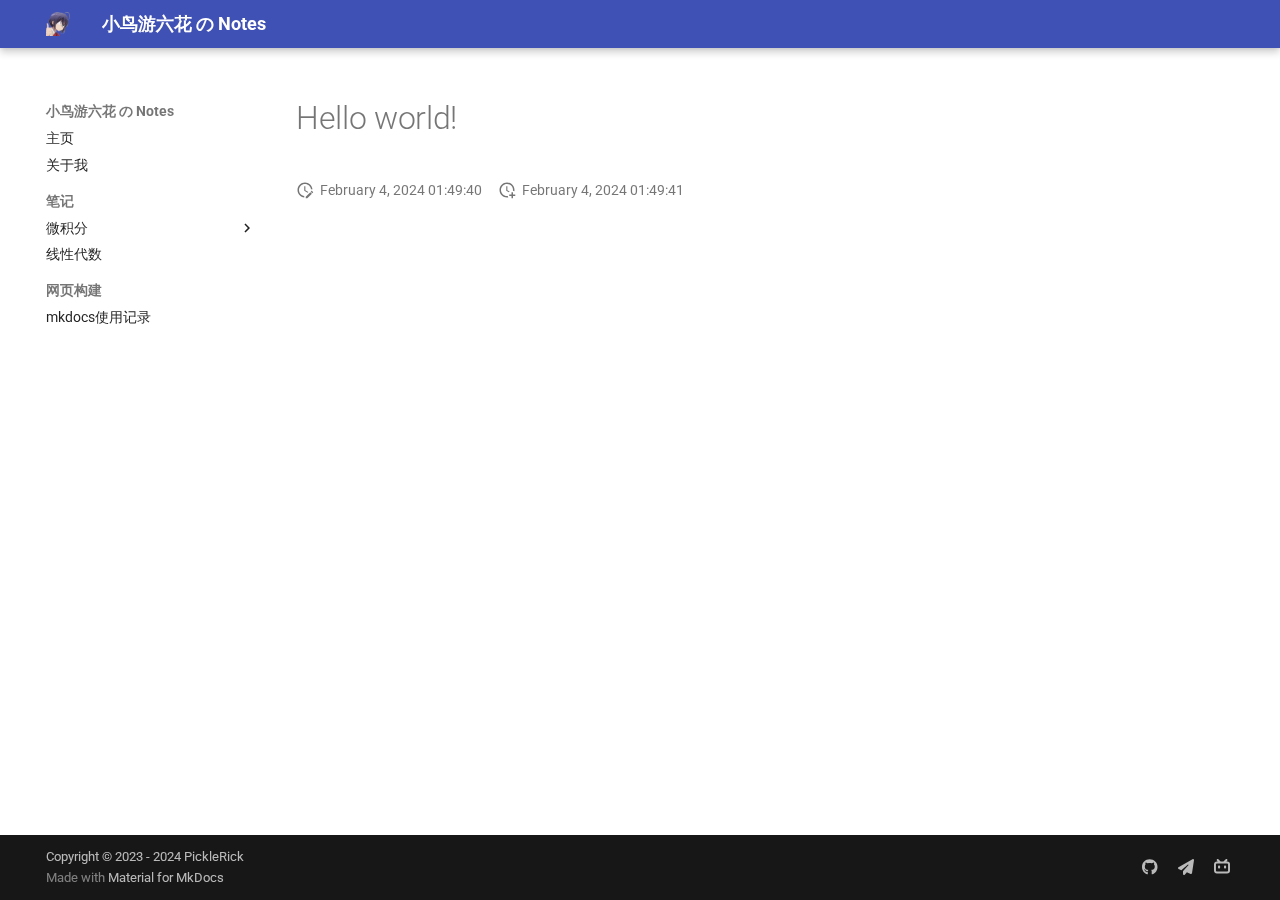
<file: blog/posts/first/index.html>
<!doctype html>
<html lang="zh" class="no-js">
  <head>
    
      <meta charset="utf-8">
      <meta name="viewport" content="width=device-width,initial-scale=1">
      
      
      
      
      
      
      <link rel="icon" href="../../../img/favicon1.png">
      <meta name="generator" content="mkdocs-1.5.3, mkdocs-material-9.5.5">
    
    
      
        <title>Hello world! - 小鸟游六花 の Notes</title>
      
    
    
      <link rel="stylesheet" href="../../../assets/stylesheets/main.50c56a3b.min.css">
      
        
        <link rel="stylesheet" href="../../../assets/stylesheets/palette.06af60db.min.css">
      
      


    
    
      
    
    
      
        
        
        <link rel="preconnect" href="https://fonts.gstatic.com" crossorigin>
        <link rel="stylesheet" href="https://fonts.googleapis.com/css?family=Roboto:300,300i,400,400i,700,700i%7CRoboto+Mono:400,400i,700,700i&display=fallback">
        <style>:root{--md-text-font:"Roboto";--md-code-font:"Roboto Mono"}</style>
      
    
    
      <link rel="stylesheet" href="../../../stylesheets/extra.css">
    
    <script>__md_scope=new URL("../../..",location),__md_hash=e=>[...e].reduce((e,_)=>(e<<5)-e+_.charCodeAt(0),0),__md_get=(e,_=localStorage,t=__md_scope)=>JSON.parse(_.getItem(t.pathname+"."+e)),__md_set=(e,_,t=localStorage,a=__md_scope)=>{try{t.setItem(a.pathname+"."+e,JSON.stringify(_))}catch(e){}}</script>
    
      

    
    
    
  </head>
  
  
    
    
    
    
    
    <body dir="ltr" data-md-color-scheme="default" data-md-color-primary="indigo" data-md-color-accent="indigo">
  
    
    <input class="md-toggle" data-md-toggle="drawer" type="checkbox" id="__drawer" autocomplete="off">
    <input class="md-toggle" data-md-toggle="search" type="checkbox" id="__search" autocomplete="off">
    <label class="md-overlay" for="__drawer"></label>
    <div data-md-component="skip">
      
        
        <a href="#hello-world" class="md-skip">
          跳转至
        </a>
      
    </div>
    <div data-md-component="announce">
      
    </div>
    
    
      

  

<header class="md-header md-header--shadow" data-md-component="header">
  <nav class="md-header__inner md-grid" aria-label="页眉">
    <a href="../../.." title="小鸟游六花 の Notes" class="md-header__button md-logo" aria-label="小鸟游六花 の Notes" data-md-component="logo">
      
  <img src="../../../img/favicon1.png" alt="logo">

    </a>
    <label class="md-header__button md-icon" for="__drawer">
      
      <svg xmlns="http://www.w3.org/2000/svg" viewBox="0 0 24 24"><path d="M3 6h18v2H3V6m0 5h18v2H3v-2m0 5h18v2H3v-2Z"/></svg>
    </label>
    <div class="md-header__title" data-md-component="header-title">
      <div class="md-header__ellipsis">
        <div class="md-header__topic">
          <span class="md-ellipsis">
            小鸟游六花 の Notes
          </span>
        </div>
        <div class="md-header__topic" data-md-component="header-topic">
          <span class="md-ellipsis">
            
              Hello world!
            
          </span>
        </div>
      </div>
    </div>
    
      
    
    
    
    
    
  </nav>
  
</header>
    
    <div class="md-container" data-md-component="container">
      
      
        
          
        
      
      <main class="md-main" data-md-component="main">
        <div class="md-main__inner md-grid">
          
            
              
              <div class="md-sidebar md-sidebar--primary" data-md-component="sidebar" data-md-type="navigation" >
                <div class="md-sidebar__scrollwrap">
                  <div class="md-sidebar__inner">
                    



<nav class="md-nav md-nav--primary" aria-label="导航栏" data-md-level="0">
  <label class="md-nav__title" for="__drawer">
    <a href="../../.." title="小鸟游六花 の Notes" class="md-nav__button md-logo" aria-label="小鸟游六花 の Notes" data-md-component="logo">
      
  <img src="../../../img/favicon1.png" alt="logo">

    </a>
    小鸟游六花 の Notes
  </label>
  
  <ul class="md-nav__list" data-md-scrollfix>
    
      
      
  
  
  
  
    <li class="md-nav__item">
      <a href="../../.." class="md-nav__link">
        
  
  <span class="md-ellipsis">
    主页
  </span>
  

      </a>
    </li>
  

    
      
      
  
  
  
  
    <li class="md-nav__item">
      <a href="../../../about/" class="md-nav__link">
        
  
  <span class="md-ellipsis">
    关于我
  </span>
  

      </a>
    </li>
  

    
      
      
  
  
  
  
    
    
    
    
    
      
      
    
    <li class="md-nav__item md-nav__item--section md-nav__item--nested">
      
        
        
        
        <input class="md-nav__toggle md-toggle " type="checkbox" id="__nav_3" >
        
          
          <label class="md-nav__link" for="__nav_3" id="__nav_3_label" tabindex="">
            
  
  <span class="md-ellipsis">
    笔记
  </span>
  

            <span class="md-nav__icon md-icon"></span>
          </label>
        
        <nav class="md-nav" data-md-level="1" aria-labelledby="__nav_3_label" aria-expanded="false">
          <label class="md-nav__title" for="__nav_3">
            <span class="md-nav__icon md-icon"></span>
            笔记
          </label>
          <ul class="md-nav__list" data-md-scrollfix>
            
              
                
  
  
  
  
    
    
    
    
    
    <li class="md-nav__item md-nav__item--nested">
      
        
        
        
        <input class="md-nav__toggle md-toggle " type="checkbox" id="__nav_3_1" >
        
          
          <label class="md-nav__link" for="__nav_3_1" id="__nav_3_1_label" tabindex="0">
            
  
  <span class="md-ellipsis">
    微积分
  </span>
  

            <span class="md-nav__icon md-icon"></span>
          </label>
        
        <nav class="md-nav" data-md-level="2" aria-labelledby="__nav_3_1_label" aria-expanded="false">
          <label class="md-nav__title" for="__nav_3_1">
            <span class="md-nav__icon md-icon"></span>
            微积分
          </label>
          <ul class="md-nav__list" data-md-scrollfix>
            
              
                
  
  
  
  
    <li class="md-nav__item">
      <a href="../../../Notes/calculus1/" class="md-nav__link">
        
  
  <span class="md-ellipsis">
    微积分（甲）I
  </span>
  

      </a>
    </li>
  

              
            
          </ul>
        </nav>
      
    </li>
  

              
            
              
                
  
  
  
  
    <li class="md-nav__item">
      <a href="../../../Notes/la/" class="md-nav__link">
        
  
  <span class="md-ellipsis">
    线性代数
  </span>
  

      </a>
    </li>
  

              
            
          </ul>
        </nav>
      
    </li>
  

    
      
      
  
  
  
  
    
    
    
    
    
      
      
    
    <li class="md-nav__item md-nav__item--section md-nav__item--nested">
      
        
        
        
        <input class="md-nav__toggle md-toggle " type="checkbox" id="__nav_4" >
        
          
          <label class="md-nav__link" for="__nav_4" id="__nav_4_label" tabindex="">
            
  
  <span class="md-ellipsis">
    网页构建
  </span>
  

            <span class="md-nav__icon md-icon"></span>
          </label>
        
        <nav class="md-nav" data-md-level="1" aria-labelledby="__nav_4_label" aria-expanded="false">
          <label class="md-nav__title" for="__nav_4">
            <span class="md-nav__icon md-icon"></span>
            网页构建
          </label>
          <ul class="md-nav__list" data-md-scrollfix>
            
              
                
  
  
  
  
    <li class="md-nav__item">
      <a href="../../../mk/mk/" class="md-nav__link">
        
  
  <span class="md-ellipsis">
    mkdocs使用记录
  </span>
  

      </a>
    </li>
  

              
            
          </ul>
        </nav>
      
    </li>
  

    
  </ul>
</nav>
                  </div>
                </div>
              </div>
            
            
              
              <div class="md-sidebar md-sidebar--secondary" data-md-component="sidebar" data-md-type="toc" >
                <div class="md-sidebar__scrollwrap">
                  <div class="md-sidebar__inner">
                    

<nav class="md-nav md-nav--secondary" aria-label="目录">
  
  
  
    
  
  
</nav>
                  </div>
                </div>
              </div>
            
          
          
            <div class="md-content" data-md-component="content">
              <article class="md-content__inner md-typeset">
                
                  


<h1 id="hello-world">Hello world!</h1>







  
    
  
  
    
  


  <aside class="md-source-file">
    
      
  <span class="md-source-file__fact">
    <span class="md-icon" title="最后更新">
      <svg xmlns="http://www.w3.org/2000/svg" viewBox="0 0 24 24"><path d="M21 13.1c-.1 0-.3.1-.4.2l-1 1 2.1 2.1 1-1c.2-.2.2-.6 0-.8l-1.3-1.3c-.1-.1-.2-.2-.4-.2m-1.9 1.8-6.1 6V23h2.1l6.1-6.1-2.1-2M12.5 7v5.2l4 2.4-1 1L11 13V7h1.5M11 21.9c-5.1-.5-9-4.8-9-9.9C2 6.5 6.5 2 12 2c5.3 0 9.6 4.1 10 9.3-.3-.1-.6-.2-1-.2s-.7.1-1 .2C19.6 7.2 16.2 4 12 4c-4.4 0-8 3.6-8 8 0 4.1 3.1 7.5 7.1 7.9l-.1.2v1.8Z"/></svg>
    </span>
    <span class="git-revision-date-localized-plugin git-revision-date-localized-plugin-datetime">February 4, 2024 01:49:40</span>
  </span>

    
    
      
  <span class="md-source-file__fact">
    <span class="md-icon" title="创建日期">
      <svg xmlns="http://www.w3.org/2000/svg" viewBox="0 0 24 24"><path d="M14.47 15.08 11 13V7h1.5v5.25l3.08 1.83c-.41.28-.79.62-1.11 1m-1.39 4.84c-.36.05-.71.08-1.08.08-4.42 0-8-3.58-8-8s3.58-8 8-8 8 3.58 8 8c0 .37-.03.72-.08 1.08.69.1 1.33.32 1.92.64.1-.56.16-1.13.16-1.72 0-5.5-4.5-10-10-10S2 6.5 2 12s4.47 10 10 10c.59 0 1.16-.06 1.72-.16-.32-.59-.54-1.23-.64-1.92M18 15v3h-3v2h3v3h2v-3h3v-2h-3v-3h-2Z"/></svg>
    </span>
    <span class="git-revision-date-localized-plugin git-revision-date-localized-plugin-datetime">February 4, 2024 01:49:41</span>
  </span>

    
    
    
  </aside>





                
              </article>
            </div>
          
          
<script>var target=document.getElementById(location.hash.slice(1));target&&target.name&&(target.checked=target.name.startsWith("__tabbed_"))</script>
        </div>
        
          <button type="button" class="md-top md-icon" data-md-component="top" hidden>
  
  <svg xmlns="http://www.w3.org/2000/svg" viewBox="0 0 24 24"><path d="M13 20h-2V8l-5.5 5.5-1.42-1.42L12 4.16l7.92 7.92-1.42 1.42L13 8v12Z"/></svg>
  回到页面顶部
</button>
        
      </main>
      
        <footer class="md-footer">
  
  <div class="md-footer-meta md-typeset">
    <div class="md-footer-meta__inner md-grid">
      <div class="md-copyright">
  
    <div class="md-copyright__highlight">
      Copyright &copy; 2023 - 2024 PickleRick
    </div>
  
  
    Made with
    <a href="https://squidfunk.github.io/mkdocs-material/" target="_blank" rel="noopener">
      Material for MkDocs
    </a>
  
</div>
      
        <div class="md-social">
  
    
    
    
    
      
      
    
    <a href="https://github.com/picklerick422" target="_blank" rel="noopener" title="github.com" class="md-social__link">
      <svg xmlns="http://www.w3.org/2000/svg" viewBox="0 0 496 512"><!--! Font Awesome Free 6.5.1 by @fontawesome - https://fontawesome.com License - https://fontawesome.com/license/free (Icons: CC BY 4.0, Fonts: SIL OFL 1.1, Code: MIT License) Copyright 2023 Fonticons, Inc.--><path d="M165.9 397.4c0 2-2.3 3.6-5.2 3.6-3.3.3-5.6-1.3-5.6-3.6 0-2 2.3-3.6 5.2-3.6 3-.3 5.6 1.3 5.6 3.6zm-31.1-4.5c-.7 2 1.3 4.3 4.3 4.9 2.6 1 5.6 0 6.2-2s-1.3-4.3-4.3-5.2c-2.6-.7-5.5.3-6.2 2.3zm44.2-1.7c-2.9.7-4.9 2.6-4.6 4.9.3 2 2.9 3.3 5.9 2.6 2.9-.7 4.9-2.6 4.6-4.6-.3-1.9-3-3.2-5.9-2.9zM244.8 8C106.1 8 0 113.3 0 252c0 110.9 69.8 205.8 169.5 239.2 12.8 2.3 17.3-5.6 17.3-12.1 0-6.2-.3-40.4-.3-61.4 0 0-70 15-84.7-29.8 0 0-11.4-29.1-27.8-36.6 0 0-22.9-15.7 1.6-15.4 0 0 24.9 2 38.6 25.8 21.9 38.6 58.6 27.5 72.9 20.9 2.3-16 8.8-27.1 16-33.7-55.9-6.2-112.3-14.3-112.3-110.5 0-27.5 7.6-41.3 23.6-58.9-2.6-6.5-11.1-33.3 2.6-67.9 20.9-6.5 69 27 69 27 20-5.6 41.5-8.5 62.8-8.5s42.8 2.9 62.8 8.5c0 0 48.1-33.6 69-27 13.7 34.7 5.2 61.4 2.6 67.9 16 17.7 25.8 31.5 25.8 58.9 0 96.5-58.9 104.2-114.8 110.5 9.2 7.9 17 22.9 17 46.4 0 33.7-.3 75.4-.3 83.6 0 6.5 4.6 14.4 17.3 12.1C428.2 457.8 496 362.9 496 252 496 113.3 383.5 8 244.8 8zM97.2 352.9c-1.3 1-1 3.3.7 5.2 1.6 1.6 3.9 2.3 5.2 1 1.3-1 1-3.3-.7-5.2-1.6-1.6-3.9-2.3-5.2-1zm-10.8-8.1c-.7 1.3.3 2.9 2.3 3.9 1.6 1 3.6.7 4.3-.7.7-1.3-.3-2.9-2.3-3.9-2-.6-3.6-.3-4.3.7zm32.4 35.6c-1.6 1.3-1 4.3 1.3 6.2 2.3 2.3 5.2 2.6 6.5 1 1.3-1.3.7-4.3-1.3-6.2-2.2-2.3-5.2-2.6-6.5-1zm-11.4-14.7c-1.6 1-1.6 3.6 0 5.9 1.6 2.3 4.3 3.3 5.6 2.3 1.6-1.3 1.6-3.9 0-6.2-1.4-2.3-4-3.3-5.6-2z"/></svg>
    </a>
  
    
    
    
    
    <a href="mailto:<971711470@qq.com>" target="_blank" rel="noopener" title="971711470@qq.com" class="md-social__link">
      <svg xmlns="http://www.w3.org/2000/svg" viewBox="0 0 512 512"><!--! Font Awesome Free 6.5.1 by @fontawesome - https://fontawesome.com License - https://fontawesome.com/license/free (Icons: CC BY 4.0, Fonts: SIL OFL 1.1, Code: MIT License) Copyright 2023 Fonticons, Inc.--><path d="M498.1 5.6c10.1 7 15.4 19.1 13.5 31.2l-64 416c-1.5 9.7-7.4 18.2-16 23s-18.9 5.4-28 1.6L284 427.7l-68.5 74.1c-8.9 9.7-22.9 12.9-35.2 8.1S160 493.2 160 480v-83.6c0-4 1.5-7.8 4.2-10.7l167.6-182.9c5.8-6.3 5.6-16-.4-22s-15.7-6.4-22-.7L106 360.8l-88.3-44.2C7.1 311.3.3 300.7 0 288.9s5.9-22.8 16.1-28.7l448-256c10.7-6.1 23.9-5.5 34 1.4z"/></svg>
    </a>
  
    
    
    
    
      
      
    
    <a href="https://space.bilibili.com/385507467" target="_blank" rel="noopener" title="space.bilibili.com" class="md-social__link">
      <svg xmlns="http://www.w3.org/2000/svg" viewBox="0 0 512 512"><!--! Font Awesome Free 6.5.1 by @fontawesome - https://fontawesome.com License - https://fontawesome.com/license/free (Icons: CC BY 4.0, Fonts: SIL OFL 1.1, Code: MIT License) Copyright 2023 Fonticons, Inc.--><path d="M488.6 104.1c16.7 18.1 24.4 39.7 23.3 65.7v202.4c-.4 26.4-9.2 48.1-26.5 65.1-17.2 17-39.1 25.9-65.5 26.7H92.02c-26.45-.8-48.21-9.8-65.28-27.2C9.682 419.4.767 396.5 0 368.2V169.8c.767-26 9.682-47.6 26.74-65.7C43.81 87.75 65.57 78.77 92.02 78h29.38L96.05 52.19c-5.75-5.73-8.63-13-8.63-21.79 0-8.8 2.88-16.06 8.63-21.797C101.8 2.868 109.1 0 117.9 0s16.1 2.868 21.9 8.603L213.1 78h88l74.5-69.397C381.7 2.868 389.2 0 398 0c8.8 0 16.1 2.868 21.9 8.603 5.7 5.737 8.6 12.997 8.6 21.797 0 8.79-2.9 16.06-8.6 21.79L394.6 78h29.3c26.4.77 48 9.75 64.7 26.1zm-38.8 69.7c-.4-9.6-3.7-17.4-10.7-23.5-5.2-6.1-14-9.4-22.7-9.8H96.05c-9.59.4-17.45 3.7-23.58 9.8-6.14 6.1-9.4 13.9-9.78 23.5v194.4c0 9.2 3.26 17 9.78 23.5s14.38 9.8 23.58 9.8H416.4c9.2 0 17-3.3 23.3-9.8 6.3-6.5 9.7-14.3 10.1-23.5V173.8zm-264.3 42.7c6.3 6.3 9.7 14.1 10.1 23.2V273c-.4 9.2-3.7 16.9-9.8 23.2-6.2 6.3-14 9.5-23.6 9.5-9.6 0-17.5-3.2-23.6-9.5-6.1-6.3-9.4-14-9.8-23.2v-33.3c.4-9.1 3.8-16.9 10.1-23.2 6.3-6.3 13.2-9.6 23.3-10 9.2.4 17 3.7 23.3 10zm191.5 0c6.3 6.3 9.7 14.1 10.1 23.2V273c-.4 9.2-3.7 16.9-9.8 23.2-6.1 6.3-14 9.5-23.6 9.5-9.6 0-17.4-3.2-23.6-9.5-7-6.3-9.4-14-9.7-23.2v-33.3c.3-9.1 3.7-16.9 10-23.2 6.3-6.3 14.1-9.6 23.3-10 9.2.4 17 3.7 23.3 10z"/></svg>
    </a>
  
</div>
      
    </div>
  </div>
</footer>
      
    </div>
    <div class="md-dialog" data-md-component="dialog">
      <div class="md-dialog__inner md-typeset"></div>
    </div>
    
    
    <script id="__config" type="application/json">{"base": "../../..", "features": ["search.suggest", "search.highlight", "content.code.copy", "content.code.annotate", "navigation.tracking", "navigation.sections", "navigation.top"], "search": "../../../assets/javascripts/workers/search.b8dbb3d2.min.js", "translations": {"clipboard.copied": "\u5df2\u590d\u5236", "clipboard.copy": "\u590d\u5236", "search.result.more.one": "\u5728\u8be5\u9875\u4e0a\u8fd8\u6709 1 \u4e2a\u7b26\u5408\u6761\u4ef6\u7684\u7ed3\u679c", "search.result.more.other": "\u5728\u8be5\u9875\u4e0a\u8fd8\u6709 # \u4e2a\u7b26\u5408\u6761\u4ef6\u7684\u7ed3\u679c", "search.result.none": "\u6ca1\u6709\u627e\u5230\u7b26\u5408\u6761\u4ef6\u7684\u7ed3\u679c", "search.result.one": "\u627e\u5230 1 \u4e2a\u7b26\u5408\u6761\u4ef6\u7684\u7ed3\u679c", "search.result.other": "# \u4e2a\u7b26\u5408\u6761\u4ef6\u7684\u7ed3\u679c", "search.result.placeholder": "\u952e\u5165\u4ee5\u5f00\u59cb\u641c\u7d22", "search.result.term.missing": "\u7f3a\u5c11", "select.version": "\u9009\u62e9\u5f53\u524d\u7248\u672c"}}</script>
    
    
      <script src="../../../assets/javascripts/bundle.c18c5fb9.min.js"></script>
      
        <script src="../../../javascripts/extra.js"></script>
      
        <script src="//busuanzi.ibruce.info/busuanzi/2.3/busuanzi.pure.mini.js"></script>
      
    
  </body>
</html>
</file>
<file: stylesheets/extra.css>
/* ͼƬ�Ŵ�start */
.shadow {
    box-shadow: 0 4px 8px 0 rgba(0, 0, 0, 0.2), 0 6px 20px 0 rgba(0, 0, 0, 0.19);
}

.zoom {
    transition: transform ease-in-out 0.5s;
    cursor: zoom-in;
}

.image-zoom-large {
    transform: scale(1.9);
    cursor: zoom-out;
    box-shadow: 0 4px 8px 0 rgba(0, 0, 0, 0.2), 0 6px 20px 0 rgba(0, 0, 0, 0.19);
    z-index: 100;
    position: relative;
}
/* ͼƬ�Ŵ�end*/
</file>
<file: assets/stylesheets/main.50c56a3b.min.css>
@charset "UTF-8";html{-webkit-text-size-adjust:none;-moz-text-size-adjust:none;text-size-adjust:none;box-sizing:border-box}*,:after,:before{box-sizing:inherit}@media (prefers-reduced-motion){*,:after,:before{transition:none!important}}body{margin:0}a,button,input,label{-webkit-tap-highlight-color:transparent}a{color:inherit;text-decoration:none}hr{border:0;box-sizing:initial;display:block;height:.05rem;overflow:visible;padding:0}small{font-size:80%}sub,sup{line-height:1em}img{border-style:none}table{border-collapse:initial;border-spacing:0}td,th{font-weight:400;vertical-align:top}button{background:#0000;border:0;font-family:inherit;font-size:inherit;margin:0;padding:0}input{border:0;outline:none}:root{--md-primary-fg-color:#4051b5;--md-primary-fg-color--light:#5d6cc0;--md-primary-fg-color--dark:#303fa1;--md-primary-bg-color:#fff;--md-primary-bg-color--light:#ffffffb3;--md-accent-fg-color:#526cfe;--md-accent-fg-color--transparent:#526cfe1a;--md-accent-bg-color:#fff;--md-accent-bg-color--light:#ffffffb3}[data-md-color-scheme=default]{color-scheme:light}[data-md-color-scheme=default] img[src$="#gh-dark-mode-only"],[data-md-color-scheme=default] img[src$="#only-dark"]{display:none}:root,[data-md-color-scheme=default]{--md-hue:225deg;--md-default-fg-color:#000000de;--md-default-fg-color--light:#0000008a;--md-default-fg-color--lighter:#00000052;--md-default-fg-color--lightest:#00000012;--md-default-bg-color:#fff;--md-default-bg-color--light:#ffffffb3;--md-default-bg-color--lighter:#ffffff4d;--md-default-bg-color--lightest:#ffffff1f;--md-code-fg-color:#36464e;--md-code-bg-color:#f5f5f5;--md-code-hl-color:#4287ff;--md-code-hl-color--light:#4287ff1a;--md-code-hl-number-color:#d52a2a;--md-code-hl-special-color:#db1457;--md-code-hl-function-color:#a846b9;--md-code-hl-constant-color:#6e59d9;--md-code-hl-keyword-color:#3f6ec6;--md-code-hl-string-color:#1c7d4d;--md-code-hl-name-color:var(--md-code-fg-color);--md-code-hl-operator-color:var(--md-default-fg-color--light);--md-code-hl-punctuation-color:var(--md-default-fg-color--light);--md-code-hl-comment-color:var(--md-default-fg-color--light);--md-code-hl-generic-color:var(--md-default-fg-color--light);--md-code-hl-variable-color:var(--md-default-fg-color--light);--md-typeset-color:var(--md-default-fg-color);--md-typeset-a-color:var(--md-primary-fg-color);--md-typeset-del-color:#f5503d26;--md-typeset-ins-color:#0bd57026;--md-typeset-kbd-color:#fafafa;--md-typeset-kbd-accent-color:#fff;--md-typeset-kbd-border-color:#b8b8b8;--md-typeset-mark-color:#ffff0080;--md-typeset-table-color:#0000001f;--md-typeset-table-color--light:rgba(0,0,0,.035);--md-admonition-fg-color:var(--md-default-fg-color);--md-admonition-bg-color:var(--md-default-bg-color);--md-warning-fg-color:#000000de;--md-warning-bg-color:#ff9;--md-footer-fg-color:#fff;--md-footer-fg-color--light:#ffffffb3;--md-footer-fg-color--lighter:#ffffff73;--md-footer-bg-color:#000000de;--md-footer-bg-color--dark:#00000052;--md-shadow-z1:0 0.2rem 0.5rem #0000000d,0 0 0.05rem #0000001a;--md-shadow-z2:0 0.2rem 0.5rem #0000001a,0 0 0.05rem #00000040;--md-shadow-z3:0 0.2rem 0.5rem #0003,0 0 0.05rem #00000059}.md-icon svg{fill:currentcolor;display:block;height:1.2rem;width:1.2rem}body{-webkit-font-smoothing:antialiased;-moz-osx-font-smoothing:grayscale;--md-text-font-family:var(--md-text-font,_),-apple-system,BlinkMacSystemFont,Helvetica,Arial,sans-serif;--md-code-font-family:var(--md-code-font,_),SFMono-Regular,Consolas,Menlo,monospace}aside,body,input{font-feature-settings:"kern","liga";color:var(--md-typeset-color);font-family:var(--md-text-font-family)}code,kbd,pre{font-feature-settings:"kern";font-family:var(--md-code-font-family)}:root{--md-typeset-table-sort-icon:url('data:image/svg+xml;charset=utf-8,<svg xmlns="http://www.w3.org/2000/svg" viewBox="0 0 24 24"><path d="m18 21-4-4h3V7h-3l4-4 4 4h-3v10h3M2 19v-2h10v2M2 13v-2h7v2M2 7V5h4v2H2Z"/></svg>');--md-typeset-table-sort-icon--asc:url('data:image/svg+xml;charset=utf-8,<svg xmlns="http://www.w3.org/2000/svg" viewBox="0 0 24 24"><path d="M19 17h3l-4 4-4-4h3V3h2M2 17h10v2H2M6 5v2H2V5m0 6h7v2H2v-2Z"/></svg>');--md-typeset-table-sort-icon--desc:url('data:image/svg+xml;charset=utf-8,<svg xmlns="http://www.w3.org/2000/svg" viewBox="0 0 24 24"><path d="M19 7h3l-4-4-4 4h3v14h2M2 17h10v2H2M6 5v2H2V5m0 6h7v2H2v-2Z"/></svg>')}.md-typeset{-webkit-print-color-adjust:exact;color-adjust:exact;font-size:.8rem;line-height:1.6}@media print{.md-typeset{font-size:.68rem}}.md-typeset blockquote,.md-typeset dl,.md-typeset figure,.md-typeset ol,.md-typeset pre,.md-typeset ul{margin-bottom:1em;margin-top:1em}.md-typeset h1{color:var(--md-default-fg-color--light);font-size:2em;line-height:1.3;margin:0 0 1.25em}.md-typeset h1,.md-typeset h2{font-weight:300;letter-spacing:-.01em}.md-typeset h2{font-size:1.5625em;line-height:1.4;margin:1.6em 0 .64em}.md-typeset h3{font-size:1.25em;font-weight:400;letter-spacing:-.01em;line-height:1.5;margin:1.6em 0 .8em}.md-typeset h2+h3{margin-top:.8em}.md-typeset h4{font-weight:700;letter-spacing:-.01em;margin:1em 0}.md-typeset h5,.md-typeset h6{color:var(--md-default-fg-color--light);font-size:.8em;font-weight:700;letter-spacing:-.01em;margin:1.25em 0}.md-typeset h5{text-transform:uppercase}.md-typeset hr{border-bottom:.05rem solid var(--md-default-fg-color--lightest);display:flow-root;margin:1.5em 0}.md-typeset a{color:var(--md-typeset-a-color);word-break:break-word}.md-typeset a,.md-typeset a:before{transition:color 125ms}.md-typeset a:focus,.md-typeset a:hover{color:var(--md-accent-fg-color)}.md-typeset a:focus code,.md-typeset a:hover code{background-color:var(--md-accent-fg-color--transparent)}.md-typeset a code{color:currentcolor;transition:background-color 125ms}.md-typeset a.focus-visible{outline-color:var(--md-accent-fg-color);outline-offset:.2rem}.md-typeset code,.md-typeset kbd,.md-typeset pre{color:var(--md-code-fg-color);direction:ltr;font-variant-ligatures:none}@media print{.md-typeset code,.md-typeset kbd,.md-typeset pre{white-space:pre-wrap}}.md-typeset code{background-color:var(--md-code-bg-color);border-radius:.1rem;-webkit-box-decoration-break:clone;box-decoration-break:clone;font-size:.85em;padding:0 .2941176471em;word-break:break-word}.md-typeset code:not(.focus-visible){-webkit-tap-highlight-color:transparent;outline:none}.md-typeset pre{display:flow-root;line-height:1.4;position:relative}.md-typeset pre>code{-webkit-box-decoration-break:slice;box-decoration-break:slice;box-shadow:none;display:block;margin:0;outline-color:var(--md-accent-fg-color);overflow:auto;padding:.7720588235em 1.1764705882em;scrollbar-color:var(--md-default-fg-color--lighter) #0000;scrollbar-width:thin;touch-action:auto;word-break:normal}.md-typeset pre>code:hover{scrollbar-color:var(--md-accent-fg-color) #0000}.md-typeset pre>code::-webkit-scrollbar{height:.2rem;width:.2rem}.md-typeset pre>code::-webkit-scrollbar-thumb{background-color:var(--md-default-fg-color--lighter)}.md-typeset pre>code::-webkit-scrollbar-thumb:hover{background-color:var(--md-accent-fg-color)}.md-typeset kbd{background-color:var(--md-typeset-kbd-color);border-radius:.1rem;box-shadow:0 .1rem 0 .05rem var(--md-typeset-kbd-border-color),0 .1rem 0 var(--md-typeset-kbd-border-color),0 -.1rem .2rem var(--md-typeset-kbd-accent-color) inset;color:var(--md-default-fg-color);display:inline-block;font-size:.75em;padding:0 .6666666667em;vertical-align:text-top;word-break:break-word}.md-typeset mark{background-color:var(--md-typeset-mark-color);-webkit-box-decoration-break:clone;box-decoration-break:clone;color:inherit;word-break:break-word}.md-typeset abbr{border-bottom:.05rem dotted var(--md-default-fg-color--light);cursor:help;text-decoration:none}.md-typeset small{opacity:.75}[dir=ltr] .md-typeset sub,[dir=ltr] .md-typeset sup{margin-left:.078125em}[dir=rtl] .md-typeset sub,[dir=rtl] .md-typeset sup{margin-right:.078125em}[dir=ltr] .md-typeset blockquote{padding-left:.6rem}[dir=rtl] .md-typeset blockquote{padding-right:.6rem}[dir=ltr] .md-typeset blockquote{border-left:.2rem solid var(--md-default-fg-color--lighter)}[dir=rtl] .md-typeset blockquote{border-right:.2rem solid var(--md-default-fg-color--lighter)}.md-typeset blockquote{color:var(--md-default-fg-color--light);margin-left:0;margin-right:0}.md-typeset ul{list-style-type:disc}[dir=ltr] .md-typeset ol,[dir=ltr] .md-typeset ul{margin-left:.625em}[dir=rtl] .md-typeset ol,[dir=rtl] .md-typeset ul{margin-right:.625em}.md-typeset ol,.md-typeset ul{padding:0}.md-typeset ol:not([hidden]),.md-typeset ul:not([hidden]){display:flow-root}.md-typeset ol ol,.md-typeset ul ol{list-style-type:lower-alpha}.md-typeset ol ol ol,.md-typeset ul ol ol{list-style-type:lower-roman}[dir=ltr] .md-typeset ol li,[dir=ltr] .md-typeset ul li{margin-left:1.25em}[dir=rtl] .md-typeset ol li,[dir=rtl] .md-typeset ul li{margin-right:1.25em}.md-typeset ol li,.md-typeset ul li{margin-bottom:.5em}.md-typeset ol li blockquote,.md-typeset ol li p,.md-typeset ul li blockquote,.md-typeset ul li p{margin:.5em 0}.md-typeset ol li:last-child,.md-typeset ul li:last-child{margin-bottom:0}[dir=ltr] .md-typeset ol li ol,[dir=ltr] .md-typeset ol li ul,[dir=ltr] .md-typeset ul li ol,[dir=ltr] .md-typeset ul li ul{margin-left:.625em}[dir=rtl] .md-typeset ol li ol,[dir=rtl] .md-typeset ol li ul,[dir=rtl] .md-typeset ul li ol,[dir=rtl] .md-typeset ul li ul{margin-right:.625em}.md-typeset ol li ol,.md-typeset ol li ul,.md-typeset ul li ol,.md-typeset ul li ul{margin-bottom:.5em;margin-top:.5em}[dir=ltr] .md-typeset dd{margin-left:1.875em}[dir=rtl] .md-typeset dd{margin-right:1.875em}.md-typeset dd{margin-bottom:1.5em;margin-top:1em}.md-typeset img,.md-typeset svg,.md-typeset video{height:auto;max-width:100%}.md-typeset img[align=left]{margin:1em 1em 1em 0}.md-typeset img[align=right]{margin:1em 0 1em 1em}.md-typeset img[align]:only-child{margin-top:0}.md-typeset figure{display:flow-root;margin:1em auto;max-width:100%;text-align:center;width:-webkit-fit-content;width:-moz-fit-content;width:fit-content}.md-typeset figure img{display:block}.md-typeset figcaption{font-style:italic;margin:1em auto;max-width:24rem}.md-typeset iframe{max-width:100%}.md-typeset table:not([class]){background-color:var(--md-default-bg-color);border:.05rem solid var(--md-typeset-table-color);border-radius:.1rem;display:inline-block;font-size:.64rem;max-width:100%;overflow:auto;touch-action:auto}@media print{.md-typeset table:not([class]){display:table}}.md-typeset table:not([class])+*{margin-top:1.5em}.md-typeset table:not([class]) td>:first-child,.md-typeset table:not([class]) th>:first-child{margin-top:0}.md-typeset table:not([class]) td>:last-child,.md-typeset table:not([class]) th>:last-child{margin-bottom:0}.md-typeset table:not([class]) td:not([align]),.md-typeset table:not([class]) th:not([align]){text-align:left}[dir=rtl] .md-typeset table:not([class]) td:not([align]),[dir=rtl] .md-typeset table:not([class]) th:not([align]){text-align:right}.md-typeset table:not([class]) th{font-weight:700;min-width:5rem;padding:.9375em 1.25em;vertical-align:top}.md-typeset table:not([class]) td{border-top:.05rem solid var(--md-typeset-table-color);padding:.9375em 1.25em;vertical-align:top}.md-typeset table:not([class]) tbody tr{transition:background-color 125ms}.md-typeset table:not([class]) tbody tr:hover{background-color:var(--md-typeset-table-color--light);box-shadow:0 .05rem 0 var(--md-default-bg-color) inset}.md-typeset table:not([class]) a{word-break:normal}.md-typeset table th[role=columnheader]{cursor:pointer}[dir=ltr] .md-typeset table th[role=columnheader]:after{margin-left:.5em}[dir=rtl] .md-typeset table th[role=columnheader]:after{margin-right:.5em}.md-typeset table th[role=columnheader]:after{content:"";display:inline-block;height:1.2em;-webkit-mask-image:var(--md-typeset-table-sort-icon);mask-image:var(--md-typeset-table-sort-icon);-webkit-mask-repeat:no-repeat;mask-repeat:no-repeat;-webkit-mask-size:contain;mask-size:contain;transition:background-color 125ms;vertical-align:text-bottom;width:1.2em}.md-typeset table th[role=columnheader]:hover:after{background-color:var(--md-default-fg-color--lighter)}.md-typeset table th[role=columnheader][aria-sort=ascending]:after{background-color:var(--md-default-fg-color--light);-webkit-mask-image:var(--md-typeset-table-sort-icon--asc);mask-image:var(--md-typeset-table-sort-icon--asc)}.md-typeset table th[role=columnheader][aria-sort=descending]:after{background-color:var(--md-default-fg-color--light);-webkit-mask-image:var(--md-typeset-table-sort-icon--desc);mask-image:var(--md-typeset-table-sort-icon--desc)}.md-typeset__scrollwrap{margin:1em -.8rem;overflow-x:auto;touch-action:auto}.md-typeset__table{display:inline-block;margin-bottom:.5em;padding:0 .8rem}@media print{.md-typeset__table{display:block}}html .md-typeset__table table{display:table;margin:0;overflow:hidden;width:100%}@media screen and (max-width:44.984375em){.md-content__inner>pre{margin:1em -.8rem}.md-content__inner>pre code{border-radius:0}}.md-typeset .md-author{border-radius:100%;display:block;flex-shrink:0;height:1.6rem;overflow:hidden;position:relative;transition:color 125ms,transform 125ms;width:1.6rem}.md-typeset .md-author img{display:block}.md-typeset .md-author--more{background:var(--md-default-fg-color--lightest);color:var(--md-default-fg-color--lighter);font-size:.6rem;font-weight:700;line-height:1.6rem;text-align:center}.md-typeset .md-author--long{height:2.4rem;width:2.4rem}.md-typeset a.md-author{transform:scale(1)}.md-typeset a.md-author img{filter:grayscale(100%) opacity(75%);transition:filter 125ms}.md-typeset a.md-author:focus,.md-typeset a.md-author:hover{transform:scale(1.1);z-index:1}.md-typeset a.md-author:focus img,.md-typeset a.md-author:hover img{filter:grayscale(0)}.md-banner{background-color:var(--md-footer-bg-color);color:var(--md-footer-fg-color);overflow:auto}@media print{.md-banner{display:none}}.md-banner--warning{background-color:var(--md-warning-bg-color);color:var(--md-warning-fg-color)}.md-banner__inner{font-size:.7rem;margin:.6rem auto;padding:0 .8rem}[dir=ltr] .md-banner__button{float:right}[dir=rtl] .md-banner__button{float:left}.md-banner__button{color:inherit;cursor:pointer;transition:opacity .25s}.no-js .md-banner__button{display:none}.md-banner__button:hover{opacity:.7}html{font-size:125%;height:100%;overflow-x:hidden}@media screen and (min-width:100em){html{font-size:137.5%}}@media screen and (min-width:125em){html{font-size:150%}}body{background-color:var(--md-default-bg-color);display:flex;flex-direction:column;font-size:.5rem;min-height:100%;position:relative;width:100%}@media print{body{display:block}}@media screen and (max-width:59.984375em){body[data-md-scrolllock]{position:fixed}}.md-grid{margin-left:auto;margin-right:auto;max-width:61rem}.md-container{display:flex;flex-direction:column;flex-grow:1}@media print{.md-container{display:block}}.md-main{flex-grow:1}.md-main__inner{display:flex;height:100%;margin-top:1.5rem}.md-ellipsis{overflow:hidden;text-overflow:ellipsis}.md-toggle{display:none}.md-option{height:0;opacity:0;position:absolute;width:0}.md-option:checked+label:not([hidden]){display:block}.md-option.focus-visible+label{outline-color:var(--md-accent-fg-color);outline-style:auto}.md-skip{background-color:var(--md-default-fg-color);border-radius:.1rem;color:var(--md-default-bg-color);font-size:.64rem;margin:.5rem;opacity:0;outline-color:var(--md-accent-fg-color);padding:.3rem .5rem;position:fixed;transform:translateY(.4rem);z-index:-1}.md-skip:focus{opacity:1;transform:translateY(0);transition:transform .25s cubic-bezier(.4,0,.2,1),opacity 175ms 75ms;z-index:10}@page{margin:25mm}:root{--md-clipboard-icon:url('data:image/svg+xml;charset=utf-8,<svg xmlns="http://www.w3.org/2000/svg" viewBox="0 0 24 24"><path d="M19 21H8V7h11m0-2H8a2 2 0 0 0-2 2v14a2 2 0 0 0 2 2h11a2 2 0 0 0 2-2V7a2 2 0 0 0-2-2m-3-4H4a2 2 0 0 0-2 2v14h2V3h12V1Z"/></svg>')}.md-clipboard{border-radius:.1rem;color:var(--md-default-fg-color--lightest);cursor:pointer;height:1.5em;outline-color:var(--md-accent-fg-color);outline-offset:.1rem;position:absolute;right:.5em;top:.5em;transition:color .25s;width:1.5em;z-index:1}@media print{.md-clipboard{display:none}}.md-clipboard:not(.focus-visible){-webkit-tap-highlight-color:transparent;outline:none}:hover>.md-clipboard{color:var(--md-default-fg-color--light)}.md-clipboard:focus,.md-clipboard:hover{color:var(--md-accent-fg-color)}.md-clipboard:after{background-color:currentcolor;content:"";display:block;height:1.125em;margin:0 auto;-webkit-mask-image:var(--md-clipboard-icon);mask-image:var(--md-clipboard-icon);-webkit-mask-position:center;mask-position:center;-webkit-mask-repeat:no-repeat;mask-repeat:no-repeat;-webkit-mask-size:contain;mask-size:contain;width:1.125em}.md-clipboard--inline{cursor:pointer}.md-clipboard--inline code{transition:color .25s,background-color .25s}.md-clipboard--inline:focus code,.md-clipboard--inline:hover code{background-color:var(--md-accent-fg-color--transparent);color:var(--md-accent-fg-color)}@keyframes consent{0%{opacity:0;transform:translateY(100%)}to{opacity:1;transform:translateY(0)}}@keyframes overlay{0%{opacity:0}to{opacity:1}}.md-consent__overlay{animation:overlay .25s both;-webkit-backdrop-filter:blur(.1rem);backdrop-filter:blur(.1rem);background-color:#0000008a;height:100%;opacity:1;position:fixed;top:0;width:100%;z-index:5}.md-consent__inner{animation:consent .5s cubic-bezier(.1,.7,.1,1) both;background-color:var(--md-default-bg-color);border:0;border-radius:.1rem;bottom:0;box-shadow:0 0 .2rem #0000001a,0 .2rem .4rem #0003;max-height:100%;overflow:auto;padding:0;position:fixed;width:100%;z-index:5}.md-consent__form{padding:.8rem}.md-consent__settings{display:none;margin:1em 0}input:checked+.md-consent__settings{display:block}.md-consent__controls{margin-bottom:.8rem}.md-typeset .md-consent__controls .md-button{display:inline}@media screen and (max-width:44.984375em){.md-typeset .md-consent__controls .md-button{display:block;margin-top:.4rem;text-align:center;width:100%}}.md-consent label{cursor:pointer}.md-content{flex-grow:1;min-width:0}.md-content__inner{margin:0 .8rem 1.2rem;padding-top:.6rem}@media screen and (min-width:76.25em){[dir=ltr] .md-sidebar--primary:not([hidden])~.md-content>.md-content__inner{margin-left:1.2rem}[dir=ltr] .md-sidebar--secondary:not([hidden])~.md-content>.md-content__inner,[dir=rtl] .md-sidebar--primary:not([hidden])~.md-content>.md-content__inner{margin-right:1.2rem}[dir=rtl] .md-sidebar--secondary:not([hidden])~.md-content>.md-content__inner{margin-left:1.2rem}}.md-content__inner:before{content:"";display:block;height:.4rem}.md-content__inner>:last-child{margin-bottom:0}[dir=ltr] .md-content__button{float:right}[dir=rtl] .md-content__button{float:left}[dir=ltr] .md-content__button{margin-left:.4rem}[dir=rtl] .md-content__button{margin-right:.4rem}.md-content__button{margin:.4rem 0;padding:0}@media print{.md-content__button{display:none}}.md-typeset .md-content__button{color:var(--md-default-fg-color--lighter)}.md-content__button svg{display:inline;vertical-align:top}[dir=rtl] .md-content__button svg{transform:scaleX(-1)}[dir=ltr] .md-dialog{right:.8rem}[dir=rtl] .md-dialog{left:.8rem}.md-dialog{background-color:var(--md-default-fg-color);border-radius:.1rem;bottom:.8rem;box-shadow:var(--md-shadow-z3);min-width:11.1rem;opacity:0;padding:.4rem .6rem;pointer-events:none;position:fixed;transform:translateY(100%);transition:transform 0ms .4s,opacity .4s;z-index:4}@media print{.md-dialog{display:none}}.md-dialog--active{opacity:1;pointer-events:auto;transform:translateY(0);transition:transform .4s cubic-bezier(.075,.85,.175,1),opacity .4s}.md-dialog__inner{color:var(--md-default-bg-color);font-size:.7rem}.md-feedback{margin:2em 0 1em;text-align:center}.md-feedback fieldset{border:none;margin:0;padding:0}.md-feedback__title{font-weight:700;margin:1em auto}.md-feedback__inner{position:relative}.md-feedback__list{display:flex;flex-wrap:wrap;place-content:baseline center;position:relative}.md-feedback__list:hover .md-icon:not(:disabled){color:var(--md-default-fg-color--lighter)}:disabled .md-feedback__list{min-height:1.8rem}.md-feedback__icon{color:var(--md-default-fg-color--light);cursor:pointer;flex-shrink:0;margin:0 .1rem;transition:color 125ms}.md-feedback__icon:not(:disabled).md-icon:hover{color:var(--md-accent-fg-color)}.md-feedback__icon:disabled{color:var(--md-default-fg-color--lightest);pointer-events:none}.md-feedback__note{opacity:0;position:relative;transform:translateY(.4rem);transition:transform .4s cubic-bezier(.1,.7,.1,1),opacity .15s}.md-feedback__note>*{margin:0 auto;max-width:16rem}:disabled .md-feedback__note{opacity:1;transform:translateY(0)}.md-footer{background-color:var(--md-footer-bg-color);color:var(--md-footer-fg-color)}@media print{.md-footer{display:none}}.md-footer__inner{justify-content:space-between;overflow:auto;padding:.2rem}.md-footer__inner:not([hidden]){display:flex}.md-footer__link{align-items:end;display:flex;flex-grow:0.01;margin-bottom:.4rem;margin-top:1rem;max-width:100%;outline-color:var(--md-accent-fg-color);overflow:hidden;transition:opacity .25s}.md-footer__link:focus,.md-footer__link:hover{opacity:.7}[dir=rtl] .md-footer__link svg{transform:scaleX(-1)}@media screen and (max-width:44.984375em){.md-footer__link--prev{flex-shrink:0}.md-footer__link--prev .md-footer__title{display:none}}[dir=ltr] .md-footer__link--next{margin-left:auto}[dir=rtl] .md-footer__link--next{margin-right:auto}.md-footer__link--next{text-align:right}[dir=rtl] .md-footer__link--next{text-align:left}.md-footer__title{flex-grow:1;font-size:.9rem;margin-bottom:.7rem;max-width:calc(100% - 2.4rem);padding:0 1rem;white-space:nowrap}.md-footer__button{margin:.2rem;padding:.4rem}.md-footer__direction{font-size:.64rem;opacity:.7}.md-footer-meta{background-color:var(--md-footer-bg-color--dark)}.md-footer-meta__inner{display:flex;flex-wrap:wrap;justify-content:space-between;padding:.2rem}html .md-footer-meta.md-typeset a{color:var(--md-footer-fg-color--light)}html .md-footer-meta.md-typeset a:focus,html .md-footer-meta.md-typeset a:hover{color:var(--md-footer-fg-color)}.md-copyright{color:var(--md-footer-fg-color--lighter);font-size:.64rem;margin:auto .6rem;padding:.4rem 0;width:100%}@media screen and (min-width:45em){.md-copyright{width:auto}}.md-copyright__highlight{color:var(--md-footer-fg-color--light)}.md-social{display:inline-flex;gap:.2rem;margin:0 .4rem;padding:.2rem 0 .6rem}@media screen and (min-width:45em){.md-social{padding:.6rem 0}}.md-social__link{display:inline-block;height:1.6rem;text-align:center;width:1.6rem}.md-social__link:before{line-height:1.9}.md-social__link svg{fill:currentcolor;max-height:.8rem;vertical-align:-25%}.md-typeset .md-button{border:.1rem solid;border-radius:.1rem;color:var(--md-primary-fg-color);cursor:pointer;display:inline-block;font-weight:700;padding:.625em 2em;transition:color 125ms,background-color 125ms,border-color 125ms}.md-typeset .md-button--primary{background-color:var(--md-primary-fg-color);border-color:var(--md-primary-fg-color);color:var(--md-primary-bg-color)}.md-typeset .md-button:focus,.md-typeset .md-button:hover{background-color:var(--md-accent-fg-color);border-color:var(--md-accent-fg-color);color:var(--md-accent-bg-color)}[dir=ltr] .md-typeset .md-input{border-top-left-radius:.1rem}[dir=ltr] .md-typeset .md-input,[dir=rtl] .md-typeset .md-input{border-top-right-radius:.1rem}[dir=rtl] .md-typeset .md-input{border-top-left-radius:.1rem}.md-typeset .md-input{border-bottom:.1rem solid var(--md-default-fg-color--lighter);box-shadow:var(--md-shadow-z1);font-size:.8rem;height:1.8rem;padding:0 .6rem;transition:border .25s,box-shadow .25s}.md-typeset .md-input:focus,.md-typeset .md-input:hover{border-bottom-color:var(--md-accent-fg-color);box-shadow:var(--md-shadow-z2)}.md-typeset .md-input--stretch{width:100%}.md-header{background-color:var(--md-primary-fg-color);box-shadow:0 0 .2rem #0000,0 .2rem .4rem #0000;color:var(--md-primary-bg-color);display:block;left:0;position:sticky;right:0;top:0;z-index:4}@media print{.md-header{display:none}}.md-header[hidden]{transform:translateY(-100%);transition:transform .25s cubic-bezier(.8,0,.6,1),box-shadow .25s}.md-header--shadow{box-shadow:0 0 .2rem #0000001a,0 .2rem .4rem #0003;transition:transform .25s cubic-bezier(.1,.7,.1,1),box-shadow .25s}.md-header__inner{align-items:center;display:flex;padding:0 .2rem}.md-header__button{color:currentcolor;cursor:pointer;margin:.2rem;outline-color:var(--md-accent-fg-color);padding:.4rem;position:relative;transition:opacity .25s;vertical-align:middle;z-index:1}.md-header__button:hover{opacity:.7}.md-header__button:not([hidden]){display:inline-block}.md-header__button:not(.focus-visible){-webkit-tap-highlight-color:transparent;outline:none}.md-header__button.md-logo{margin:.2rem;padding:.4rem}@media screen and (max-width:76.234375em){.md-header__button.md-logo{display:none}}.md-header__button.md-logo img,.md-header__button.md-logo svg{fill:currentcolor;display:block;height:1.2rem;width:auto}@media screen and (min-width:60em){.md-header__button[for=__search]{display:none}}.no-js .md-header__button[for=__search]{display:none}[dir=rtl] .md-header__button[for=__search] svg{transform:scaleX(-1)}@media screen and (min-width:76.25em){.md-header__button[for=__drawer]{display:none}}.md-header__topic{display:flex;max-width:100%;position:absolute;transition:transform .4s cubic-bezier(.1,.7,.1,1),opacity .15s;white-space:nowrap}.md-header__topic+.md-header__topic{opacity:0;pointer-events:none;transform:translateX(1.25rem);transition:transform .4s cubic-bezier(1,.7,.1,.1),opacity .15s;z-index:-1}[dir=rtl] .md-header__topic+.md-header__topic{transform:translateX(-1.25rem)}.md-header__topic:first-child{font-weight:700}[dir=ltr] .md-header__title{margin-left:1rem;margin-right:.4rem}[dir=rtl] .md-header__title{margin-left:.4rem;margin-right:1rem}.md-header__title{flex-grow:1;font-size:.9rem;height:2.4rem;line-height:2.4rem}.md-header__title--active .md-header__topic{opacity:0;pointer-events:none;transform:translateX(-1.25rem);transition:transform .4s cubic-bezier(1,.7,.1,.1),opacity .15s;z-index:-1}[dir=rtl] .md-header__title--active .md-header__topic{transform:translateX(1.25rem)}.md-header__title--active .md-header__topic+.md-header__topic{opacity:1;pointer-events:auto;transform:translateX(0);transition:transform .4s cubic-bezier(.1,.7,.1,1),opacity .15s;z-index:0}.md-header__title>.md-header__ellipsis{height:100%;position:relative;width:100%}.md-header__option{display:flex;flex-shrink:0;max-width:100%;transition:max-width 0ms .25s,opacity .25s .25s;white-space:nowrap}[data-md-toggle=search]:checked~.md-header .md-header__option{max-width:0;opacity:0;transition:max-width 0ms,opacity 0ms}.md-header__option>input{bottom:0}.md-header__source{display:none}@media screen and (min-width:60em){[dir=ltr] .md-header__source{margin-left:1rem}[dir=rtl] .md-header__source{margin-right:1rem}.md-header__source{display:block;max-width:11.7rem;width:11.7rem}}@media screen and (min-width:76.25em){[dir=ltr] .md-header__source{margin-left:1.4rem}[dir=rtl] .md-header__source{margin-right:1.4rem}}.md-meta{color:var(--md-default-fg-color--light);font-size:.7rem;line-height:1.3}.md-meta__list{display:inline-flex;flex-wrap:wrap;list-style:none;margin:0;padding:0}.md-meta__item:not(:last-child):after{content:"·";margin-left:.2rem;margin-right:.2rem}.md-meta__link{color:var(--md-typeset-a-color)}.md-meta__link:focus,.md-meta__link:hover{color:var(--md-accent-fg-color)}.md-draft{background-color:#ff1744;border-radius:.125em;color:#fff;display:inline-block;font-weight:700;padding-left:.5714285714em;padding-right:.5714285714em}:root{--md-nav-icon--prev:url('data:image/svg+xml;charset=utf-8,<svg xmlns="http://www.w3.org/2000/svg" viewBox="0 0 24 24"><path d="M20 11v2H8l5.5 5.5-1.42 1.42L4.16 12l7.92-7.92L13.5 5.5 8 11h12Z"/></svg>');--md-nav-icon--next:url('data:image/svg+xml;charset=utf-8,<svg xmlns="http://www.w3.org/2000/svg" viewBox="0 0 24 24"><path d="M8.59 16.58 13.17 12 8.59 7.41 10 6l6 6-6 6-1.41-1.42Z"/></svg>');--md-toc-icon:url('data:image/svg+xml;charset=utf-8,<svg xmlns="http://www.w3.org/2000/svg" viewBox="0 0 24 24"><path d="M3 9h14V7H3v2m0 4h14v-2H3v2m0 4h14v-2H3v2m16 0h2v-2h-2v2m0-10v2h2V7h-2m0 6h2v-2h-2v2Z"/></svg>')}.md-nav{font-size:.7rem;line-height:1.3}.md-nav__title{color:var(--md-default-fg-color--light);display:block;font-weight:700;overflow:hidden;padding:0 .6rem;text-overflow:ellipsis}.md-nav__title .md-nav__button{display:none}.md-nav__title .md-nav__button img{height:100%;width:auto}.md-nav__title .md-nav__button.md-logo img,.md-nav__title .md-nav__button.md-logo svg{fill:currentcolor;display:block;height:2.4rem;max-width:100%;object-fit:contain;width:auto}.md-nav__list{list-style:none;margin:0;padding:0}.md-nav__link{align-items:flex-start;display:flex;gap:.4rem;margin-top:.625em;scroll-snap-align:start;transition:color 125ms}.md-nav__link--passed{color:var(--md-default-fg-color--light)}.md-nav__item .md-nav__link--active,.md-nav__item .md-nav__link--active code{color:var(--md-typeset-a-color)}.md-nav__link .md-ellipsis{position:relative}[dir=ltr] .md-nav__link .md-icon:last-child{margin-left:auto}[dir=rtl] .md-nav__link .md-icon:last-child{margin-right:auto}.md-nav__link svg{fill:currentcolor;flex-shrink:0;height:1.3em}.md-nav__link[for]:focus,.md-nav__link[for]:hover,.md-nav__link[href]:focus,.md-nav__link[href]:hover{color:var(--md-accent-fg-color);cursor:pointer}.md-nav__link.focus-visible{outline-color:var(--md-accent-fg-color);outline-offset:.2rem}.md-nav--primary .md-nav__link[for=__toc]{display:none}.md-nav--primary .md-nav__link[for=__toc] .md-icon:after{background-color:currentcolor;display:block;height:100%;-webkit-mask-image:var(--md-toc-icon);mask-image:var(--md-toc-icon);width:100%}.md-nav--primary .md-nav__link[for=__toc]~.md-nav{display:none}.md-nav__container>.md-nav__link{margin-top:0}.md-nav__container>.md-nav__link:first-child{flex-grow:1;min-width:0}.md-nav__icon{flex-shrink:0}.md-nav__source{display:none}@media screen and (max-width:76.234375em){.md-nav--primary,.md-nav--primary .md-nav{background-color:var(--md-default-bg-color);display:flex;flex-direction:column;height:100%;left:0;position:absolute;right:0;top:0;z-index:1}.md-nav--primary .md-nav__item,.md-nav--primary .md-nav__title{font-size:.8rem;line-height:1.5}.md-nav--primary .md-nav__title{background-color:var(--md-default-fg-color--lightest);color:var(--md-default-fg-color--light);cursor:pointer;height:5.6rem;line-height:2.4rem;padding:3rem .8rem .2rem;position:relative;white-space:nowrap}[dir=ltr] .md-nav--primary .md-nav__title .md-nav__icon{left:.4rem}[dir=rtl] .md-nav--primary .md-nav__title .md-nav__icon{right:.4rem}.md-nav--primary .md-nav__title .md-nav__icon{display:block;height:1.2rem;margin:.2rem;position:absolute;top:.4rem;width:1.2rem}.md-nav--primary .md-nav__title .md-nav__icon:after{background-color:currentcolor;content:"";display:block;height:100%;-webkit-mask-image:var(--md-nav-icon--prev);mask-image:var(--md-nav-icon--prev);-webkit-mask-position:center;mask-position:center;-webkit-mask-repeat:no-repeat;mask-repeat:no-repeat;-webkit-mask-size:contain;mask-size:contain;width:100%}.md-nav--primary .md-nav__title~.md-nav__list{background-color:var(--md-default-bg-color);box-shadow:0 .05rem 0 var(--md-default-fg-color--lightest) inset;overflow-y:auto;scroll-snap-type:y mandatory;touch-action:pan-y}.md-nav--primary .md-nav__title~.md-nav__list>:first-child{border-top:0}.md-nav--primary .md-nav__title[for=__drawer]{background-color:var(--md-primary-fg-color);color:var(--md-primary-bg-color);font-weight:700}.md-nav--primary .md-nav__title .md-logo{display:block;left:.2rem;margin:.2rem;padding:.4rem;position:absolute;right:.2rem;top:.2rem}.md-nav--primary .md-nav__list{flex:1}.md-nav--primary .md-nav__item{border-top:.05rem solid var(--md-default-fg-color--lightest)}.md-nav--primary .md-nav__item--active>.md-nav__link{color:var(--md-typeset-a-color)}.md-nav--primary .md-nav__item--active>.md-nav__link:focus,.md-nav--primary .md-nav__item--active>.md-nav__link:hover{color:var(--md-accent-fg-color)}.md-nav--primary .md-nav__link{margin-top:0;padding:.6rem .8rem}.md-nav--primary .md-nav__link svg{margin-top:.1em}.md-nav--primary .md-nav__link>.md-nav__link{padding:0}[dir=ltr] .md-nav--primary .md-nav__link .md-nav__icon{margin-right:-.2rem}[dir=rtl] .md-nav--primary .md-nav__link .md-nav__icon{margin-left:-.2rem}.md-nav--primary .md-nav__link .md-nav__icon{font-size:1.2rem;height:1.2rem;width:1.2rem}.md-nav--primary .md-nav__link .md-nav__icon:after{background-color:currentcolor;content:"";display:block;height:100%;-webkit-mask-image:var(--md-nav-icon--next);mask-image:var(--md-nav-icon--next);-webkit-mask-position:center;mask-position:center;-webkit-mask-repeat:no-repeat;mask-repeat:no-repeat;-webkit-mask-size:contain;mask-size:contain;width:100%}[dir=rtl] .md-nav--primary .md-nav__icon:after{transform:scale(-1)}.md-nav--primary .md-nav--secondary .md-nav{background-color:initial;position:static}[dir=ltr] .md-nav--primary .md-nav--secondary .md-nav .md-nav__link{padding-left:1.4rem}[dir=rtl] .md-nav--primary .md-nav--secondary .md-nav .md-nav__link{padding-right:1.4rem}[dir=ltr] .md-nav--primary .md-nav--secondary .md-nav .md-nav .md-nav__link{padding-left:2rem}[dir=rtl] .md-nav--primary .md-nav--secondary .md-nav .md-nav .md-nav__link{padding-right:2rem}[dir=ltr] .md-nav--primary .md-nav--secondary .md-nav .md-nav .md-nav .md-nav__link{padding-left:2.6rem}[dir=rtl] .md-nav--primary .md-nav--secondary .md-nav .md-nav .md-nav .md-nav__link{padding-right:2.6rem}[dir=ltr] .md-nav--primary .md-nav--secondary .md-nav .md-nav .md-nav .md-nav .md-nav__link{padding-left:3.2rem}[dir=rtl] .md-nav--primary .md-nav--secondary .md-nav .md-nav .md-nav .md-nav .md-nav__link{padding-right:3.2rem}.md-nav--secondary{background-color:initial}.md-nav__toggle~.md-nav{display:flex;opacity:0;transform:translateX(100%);transition:transform .25s cubic-bezier(.8,0,.6,1),opacity 125ms 50ms}[dir=rtl] .md-nav__toggle~.md-nav{transform:translateX(-100%)}.md-nav__toggle:checked~.md-nav{opacity:1;transform:translateX(0);transition:transform .25s cubic-bezier(.4,0,.2,1),opacity 125ms 125ms}.md-nav__toggle:checked~.md-nav>.md-nav__list{-webkit-backface-visibility:hidden;backface-visibility:hidden}}@media screen and (max-width:59.984375em){.md-nav--primary .md-nav__link[for=__toc]{display:flex}.md-nav--primary .md-nav__link[for=__toc] .md-icon:after{content:""}.md-nav--primary .md-nav__link[for=__toc]+.md-nav__link{display:none}.md-nav--primary .md-nav__link[for=__toc]~.md-nav{display:flex}.md-nav__source{background-color:var(--md-primary-fg-color--dark);color:var(--md-primary-bg-color);display:block;padding:0 .2rem}}@media screen and (min-width:60em) and (max-width:76.234375em){.md-nav--integrated .md-nav__link[for=__toc]{display:flex}.md-nav--integrated .md-nav__link[for=__toc] .md-icon:after{content:""}.md-nav--integrated .md-nav__link[for=__toc]+.md-nav__link{display:none}.md-nav--integrated .md-nav__link[for=__toc]~.md-nav{display:flex}}@media screen and (min-width:60em){.md-nav{margin-bottom:-.4rem}.md-nav--secondary .md-nav__title{background:var(--md-default-bg-color);box-shadow:0 0 .4rem .4rem var(--md-default-bg-color);position:sticky;top:0;z-index:1}.md-nav--secondary .md-nav__title[for=__toc]{scroll-snap-align:start}.md-nav--secondary .md-nav__title .md-nav__icon{display:none}[dir=ltr] .md-nav--secondary .md-nav__list{padding-left:.6rem}[dir=rtl] .md-nav--secondary .md-nav__list{padding-right:.6rem}.md-nav--secondary .md-nav__list{padding-bottom:.4rem}[dir=ltr] .md-nav--secondary .md-nav__item>.md-nav__link{margin-right:.4rem}[dir=rtl] .md-nav--secondary .md-nav__item>.md-nav__link{margin-left:.4rem}}@media screen and (min-width:76.25em){.md-nav{margin-bottom:-.4rem;transition:max-height .25s cubic-bezier(.86,0,.07,1)}.md-nav--primary .md-nav__title{background:var(--md-default-bg-color);box-shadow:0 0 .4rem .4rem var(--md-default-bg-color);position:sticky;top:0;z-index:1}.md-nav--primary .md-nav__title[for=__drawer]{scroll-snap-align:start}.md-nav--primary .md-nav__title .md-nav__icon{display:none}[dir=ltr] .md-nav--primary .md-nav__list{padding-left:.6rem}[dir=rtl] .md-nav--primary .md-nav__list{padding-right:.6rem}.md-nav--primary .md-nav__list{padding-bottom:.4rem}[dir=ltr] .md-nav--primary .md-nav__item>.md-nav__link{margin-right:.4rem}[dir=rtl] .md-nav--primary .md-nav__item>.md-nav__link{margin-left:.4rem}.md-nav__toggle~.md-nav{display:grid;grid-template-rows:0fr;opacity:0;transition:grid-template-rows .25s cubic-bezier(.86,0,.07,1),opacity .25s,visibility 0ms .25s;visibility:collapse}.md-nav__toggle~.md-nav>.md-nav__list{overflow:hidden}.md-nav__toggle.md-toggle--indeterminate~.md-nav,.md-nav__toggle:checked~.md-nav{grid-template-rows:1fr;opacity:1;transition:grid-template-rows .25s cubic-bezier(.86,0,.07,1),opacity .15s .1s,visibility 0ms;visibility:visible}.md-nav__toggle.md-toggle--indeterminate~.md-nav{transition:none}.md-nav__item--nested>.md-nav>.md-nav__title{display:none}.md-nav__item--section{display:block;margin:1.25em 0}.md-nav__item--section:last-child{margin-bottom:0}.md-nav__item--section>.md-nav__link{font-weight:700}.md-nav__item--section>.md-nav__link[for]{color:var(--md-default-fg-color--light)}.md-nav__item--section>.md-nav__link:not(.md-nav__container){pointer-events:none}.md-nav__item--section>.md-nav__link .md-icon,.md-nav__item--section>.md-nav__link>[for]{display:none}[dir=ltr] .md-nav__item--section>.md-nav{margin-left:-.6rem}[dir=rtl] .md-nav__item--section>.md-nav{margin-right:-.6rem}.md-nav__item--section>.md-nav{display:block;opacity:1;visibility:visible}.md-nav__item--section>.md-nav>.md-nav__list>.md-nav__item{padding:0}.md-nav__icon{border-radius:100%;height:.9rem;transition:background-color .25s;width:.9rem}.md-nav__icon:hover{background-color:var(--md-accent-fg-color--transparent)}.md-nav__icon:after{background-color:currentcolor;border-radius:100%;content:"";display:inline-block;height:100%;-webkit-mask-image:var(--md-nav-icon--next);mask-image:var(--md-nav-icon--next);-webkit-mask-position:center;mask-position:center;-webkit-mask-repeat:no-repeat;mask-repeat:no-repeat;-webkit-mask-size:contain;mask-size:contain;transition:transform .25s;vertical-align:-.1rem;width:100%}[dir=rtl] .md-nav__icon:after{transform:rotate(180deg)}.md-nav__item--nested .md-nav__toggle:checked~.md-nav__link .md-nav__icon:after,.md-nav__item--nested .md-toggle--indeterminate~.md-nav__link .md-nav__icon:after{transform:rotate(90deg)}.md-nav--lifted>.md-nav__list>.md-nav__item,.md-nav--lifted>.md-nav__title{display:none}.md-nav--lifted>.md-nav__list>.md-nav__item--active{display:block}.md-nav--lifted>.md-nav__list>.md-nav__item--active>.md-nav__link{background:var(--md-default-bg-color);box-shadow:0 0 .4rem .4rem var(--md-default-bg-color);margin-top:0;position:sticky;top:0;z-index:1}.md-nav--lifted>.md-nav__list>.md-nav__item--active>.md-nav__link:not(.md-nav__container){pointer-events:none}.md-nav--lifted>.md-nav__list>.md-nav__item--active.md-nav__item--section{margin:0}[dir=ltr] .md-nav--lifted>.md-nav__list>.md-nav__item>.md-nav{margin-left:-.6rem}[dir=rtl] .md-nav--lifted>.md-nav__list>.md-nav__item>.md-nav{margin-right:-.6rem}.md-nav--lifted>.md-nav__list>.md-nav__item>[for]{color:var(--md-default-fg-color--light)}.md-nav--lifted .md-nav[data-md-level="1"]{grid-template-rows:1fr;opacity:1;visibility:visible}.md-nav--integrated>.md-nav__list>.md-nav__item--active:not(.md-nav__item--nested){padding:0 .6rem}.md-nav--integrated>.md-nav__list>.md-nav__item--active:not(.md-nav__item--nested)>.md-nav__link{padding:0}[dir=ltr] .md-nav--integrated>.md-nav__list>.md-nav__item--active .md-nav--secondary{border-left:.05rem solid var(--md-primary-fg-color)}[dir=rtl] .md-nav--integrated>.md-nav__list>.md-nav__item--active .md-nav--secondary{border-right:.05rem solid var(--md-primary-fg-color)}.md-nav--integrated>.md-nav__list>.md-nav__item--active .md-nav--secondary{display:block;margin-bottom:1.25em;opacity:1;visibility:visible}.md-nav--integrated>.md-nav__list>.md-nav__item--active .md-nav--secondary>.md-nav__list{overflow:visible;padding-bottom:0}.md-nav--integrated>.md-nav__list>.md-nav__item--active .md-nav--secondary>.md-nav__title{display:none}}.md-pagination{font-size:.8rem;font-weight:700;gap:.4rem}.md-pagination,.md-pagination>*{align-items:center;display:flex;justify-content:center}.md-pagination>*{border-radius:.2rem;height:1.8rem;min-width:1.8rem;text-align:center}.md-pagination__current{background-color:var(--md-default-fg-color--lightest);color:var(--md-default-fg-color--light)}.md-pagination__link{transition:color 125ms,background-color 125ms}.md-pagination__link:focus,.md-pagination__link:hover{background-color:var(--md-accent-fg-color--transparent);color:var(--md-accent-fg-color)}.md-pagination__link:focus svg,.md-pagination__link:hover svg{color:var(--md-accent-fg-color)}.md-pagination__link.focus-visible{outline-color:var(--md-accent-fg-color);outline-offset:.2rem}.md-pagination__link svg{fill:currentcolor;color:var(--md-default-fg-color--lighter);display:block;max-height:100%;width:1.2rem}.md-post__back{border-bottom:.05rem solid var(--md-default-fg-color--lightest);margin-bottom:1.2rem;padding-bottom:1.2rem}@media screen and (max-width:76.234375em){.md-post__back{display:none}}[dir=rtl] .md-post__back svg{transform:scaleX(-1)}.md-post__authors{display:flex;flex-direction:column;gap:.6rem;margin:0 .6rem 1.2rem}.md-post .md-post__meta a{transition:color 125ms}.md-post .md-post__meta a:focus,.md-post .md-post__meta a:hover{color:var(--md-accent-fg-color)}.md-post__title{color:var(--md-default-fg-color--light);font-weight:700}.md-post--excerpt{margin-bottom:3.2rem}.md-post--excerpt .md-post__header{align-items:center;display:flex;gap:.6rem;min-height:1.6rem}.md-post--excerpt .md-post__authors{align-items:center;display:inline-flex;flex-direction:row;gap:.2rem;margin:0;min-height:2.4rem}[dir=ltr] .md-post--excerpt .md-post__meta .md-meta__list{margin-right:.4rem}[dir=rtl] .md-post--excerpt .md-post__meta .md-meta__list{margin-left:.4rem}.md-post--excerpt .md-post__content>:first-child{--md-scroll-margin:6rem;margin-top:0}.md-post>.md-nav--secondary{margin:1em 0}.md-profile{align-items:center;display:flex;font-size:.7rem;gap:.6rem;line-height:1.4;width:100%}.md-profile__description{flex-grow:1}.md-content--post{display:flex}@media screen and (max-width:76.234375em){.md-content--post{flex-flow:column-reverse}}.md-content--post>.md-content__inner{min-width:0}@media screen and (min-width:76.25em){[dir=ltr] .md-content--post>.md-content__inner{margin-left:1.2rem}[dir=rtl] .md-content--post>.md-content__inner{margin-right:1.2rem}}@media screen and (max-width:76.234375em){.md-sidebar.md-sidebar--post{padding:0;position:static;width:100%}.md-sidebar.md-sidebar--post .md-sidebar__scrollwrap{overflow:visible}.md-sidebar.md-sidebar--post .md-sidebar__inner{padding:0}.md-sidebar.md-sidebar--post .md-post__meta{margin-left:.6rem;margin-right:.6rem}.md-sidebar.md-sidebar--post .md-nav__item{border:none;display:inline}.md-sidebar.md-sidebar--post .md-nav__list{display:inline-flex;flex-wrap:wrap;gap:.6rem;padding-bottom:.6rem;padding-top:.6rem}.md-sidebar.md-sidebar--post .md-nav__link{padding:0}.md-sidebar.md-sidebar--post .md-nav{height:auto;margin-bottom:0;position:static}}:root{--md-progress-value:0;--md-progress-delay:400ms}.md-progress{background:var(--md-primary-bg-color);height:.075rem;opacity:min(clamp(0,var(--md-progress-value),1),clamp(0,100 - var(--md-progress-value),1));position:fixed;top:0;transform:scaleX(calc(var(--md-progress-value)*1%));transform-origin:left;transition:transform .5s cubic-bezier(.19,1,.22,1),opacity .25s var(--md-progress-delay);width:100%;z-index:4}:root{--md-search-result-icon:url('data:image/svg+xml;charset=utf-8,<svg xmlns="http://www.w3.org/2000/svg" viewBox="0 0 24 24"><path d="M14 2H6a2 2 0 0 0-2 2v16a2 2 0 0 0 2 2h7c-.41-.25-.8-.56-1.14-.9-.33-.33-.61-.7-.86-1.1H6V4h7v5h5v1.18c.71.16 1.39.43 2 .82V8l-6-6m6.31 16.9c1.33-2.11.69-4.9-1.4-6.22-2.11-1.33-4.91-.68-6.22 1.4-1.34 2.11-.69 4.89 1.4 6.22 1.46.93 3.32.93 4.79.02L22 23.39 23.39 22l-3.08-3.1m-3.81.1a2.5 2.5 0 0 1-2.5-2.5 2.5 2.5 0 0 1 2.5-2.5 2.5 2.5 0 0 1 2.5 2.5 2.5 2.5 0 0 1-2.5 2.5Z"/></svg>')}.md-search{position:relative}@media screen and (min-width:60em){.md-search{padding:.2rem 0}}.no-js .md-search{display:none}.md-search__overlay{opacity:0;z-index:1}@media screen and (max-width:59.984375em){[dir=ltr] .md-search__overlay{left:-2.2rem}[dir=rtl] .md-search__overlay{right:-2.2rem}.md-search__overlay{background-color:var(--md-default-bg-color);border-radius:1rem;height:2rem;overflow:hidden;pointer-events:none;position:absolute;top:-1rem;transform-origin:center;transition:transform .3s .1s,opacity .2s .2s;width:2rem}[data-md-toggle=search]:checked~.md-header .md-search__overlay{opacity:1;transition:transform .4s,opacity .1s}}@media screen and (min-width:60em){[dir=ltr] .md-search__overlay{left:0}[dir=rtl] .md-search__overlay{right:0}.md-search__overlay{background-color:#0000008a;cursor:pointer;height:0;position:fixed;top:0;transition:width 0ms .25s,height 0ms .25s,opacity .25s;width:0}[data-md-toggle=search]:checked~.md-header .md-search__overlay{height:200vh;opacity:1;transition:width 0ms,height 0ms,opacity .25s;width:100%}}@media screen and (max-width:29.984375em){[data-md-toggle=search]:checked~.md-header .md-search__overlay{transform:scale(45)}}@media screen and (min-width:30em) and (max-width:44.984375em){[data-md-toggle=search]:checked~.md-header .md-search__overlay{transform:scale(60)}}@media screen and (min-width:45em) and (max-width:59.984375em){[data-md-toggle=search]:checked~.md-header .md-search__overlay{transform:scale(75)}}.md-search__inner{-webkit-backface-visibility:hidden;backface-visibility:hidden}@media screen and (max-width:59.984375em){[dir=ltr] .md-search__inner{left:0}[dir=rtl] .md-search__inner{right:0}.md-search__inner{height:0;opacity:0;overflow:hidden;position:fixed;top:0;transform:translateX(5%);transition:width 0ms .3s,height 0ms .3s,transform .15s cubic-bezier(.4,0,.2,1) .15s,opacity .15s .15s;width:0;z-index:2}[dir=rtl] .md-search__inner{transform:translateX(-5%)}[data-md-toggle=search]:checked~.md-header .md-search__inner{height:100%;opacity:1;transform:translateX(0);transition:width 0ms 0ms,height 0ms 0ms,transform .15s cubic-bezier(.1,.7,.1,1) .15s,opacity .15s .15s;width:100%}}@media screen and (min-width:60em){[dir=ltr] .md-search__inner{float:right}[dir=rtl] .md-search__inner{float:left}.md-search__inner{padding:.1rem 0;position:relative;transition:width .25s cubic-bezier(.1,.7,.1,1);width:11.7rem}}@media screen and (min-width:60em) and (max-width:76.234375em){[data-md-toggle=search]:checked~.md-header .md-search__inner{width:23.4rem}}@media screen and (min-width:76.25em){[data-md-toggle=search]:checked~.md-header .md-search__inner{width:34.4rem}}.md-search__form{background-color:var(--md-default-bg-color);box-shadow:0 0 .6rem #0000;height:2.4rem;position:relative;transition:color .25s,background-color .25s;z-index:2}@media screen and (min-width:60em){.md-search__form{background-color:#00000042;border-radius:.1rem;height:1.8rem}.md-search__form:hover{background-color:#ffffff1f}}[data-md-toggle=search]:checked~.md-header .md-search__form{background-color:var(--md-default-bg-color);border-radius:.1rem .1rem 0 0;box-shadow:0 0 .6rem #00000012;color:var(--md-default-fg-color)}[dir=ltr] .md-search__input{padding-left:3.6rem;padding-right:2.2rem}[dir=rtl] .md-search__input{padding-left:2.2rem;padding-right:3.6rem}.md-search__input{background:#0000;font-size:.9rem;height:100%;position:relative;text-overflow:ellipsis;width:100%;z-index:2}.md-search__input::placeholder{transition:color .25s}.md-search__input::placeholder,.md-search__input~.md-search__icon{color:var(--md-default-fg-color--light)}.md-search__input::-ms-clear{display:none}@media screen and (max-width:59.984375em){.md-search__input{font-size:.9rem;height:2.4rem;width:100%}}@media screen and (min-width:60em){[dir=ltr] .md-search__input{padding-left:2.2rem}[dir=rtl] .md-search__input{padding-right:2.2rem}.md-search__input{color:inherit;font-size:.8rem}.md-search__input::placeholder{color:var(--md-primary-bg-color--light)}.md-search__input+.md-search__icon{color:var(--md-primary-bg-color)}[data-md-toggle=search]:checked~.md-header .md-search__input{text-overflow:clip}[data-md-toggle=search]:checked~.md-header .md-search__input+.md-search__icon{color:var(--md-default-fg-color--light)}[data-md-toggle=search]:checked~.md-header .md-search__input::placeholder{color:#0000}}.md-search__icon{cursor:pointer;display:inline-block;height:1.2rem;transition:color .25s,opacity .25s;width:1.2rem}.md-search__icon:hover{opacity:.7}[dir=ltr] .md-search__icon[for=__search]{left:.5rem}[dir=rtl] .md-search__icon[for=__search]{right:.5rem}.md-search__icon[for=__search]{position:absolute;top:.3rem;z-index:2}[dir=rtl] .md-search__icon[for=__search] svg{transform:scaleX(-1)}@media screen and (max-width:59.984375em){[dir=ltr] .md-search__icon[for=__search]{left:.8rem}[dir=rtl] .md-search__icon[for=__search]{right:.8rem}.md-search__icon[for=__search]{top:.6rem}.md-search__icon[for=__search] svg:first-child{display:none}}@media screen and (min-width:60em){.md-search__icon[for=__search]{pointer-events:none}.md-search__icon[for=__search] svg:last-child{display:none}}[dir=ltr] .md-search__options{right:.5rem}[dir=rtl] .md-search__options{left:.5rem}.md-search__options{pointer-events:none;position:absolute;top:.3rem;z-index:2}@media screen and (max-width:59.984375em){[dir=ltr] .md-search__options{right:.8rem}[dir=rtl] .md-search__options{left:.8rem}.md-search__options{top:.6rem}}[dir=ltr] .md-search__options>.md-icon{margin-left:.2rem}[dir=rtl] .md-search__options>.md-icon{margin-right:.2rem}.md-search__options>.md-icon{color:var(--md-default-fg-color--light);opacity:0;transform:scale(.75);transition:transform .15s cubic-bezier(.1,.7,.1,1),opacity .15s}.md-search__options>.md-icon:not(.focus-visible){-webkit-tap-highlight-color:transparent;outline:none}[data-md-toggle=search]:checked~.md-header .md-search__input:valid~.md-search__options>.md-icon{opacity:1;pointer-events:auto;transform:scale(1)}[data-md-toggle=search]:checked~.md-header .md-search__input:valid~.md-search__options>.md-icon:hover{opacity:.7}[dir=ltr] .md-search__suggest{padding-left:3.6rem;padding-right:2.2rem}[dir=rtl] .md-search__suggest{padding-left:2.2rem;padding-right:3.6rem}.md-search__suggest{align-items:center;color:var(--md-default-fg-color--lighter);display:flex;font-size:.9rem;height:100%;opacity:0;position:absolute;top:0;transition:opacity 50ms;white-space:nowrap;width:100%}@media screen and (min-width:60em){[dir=ltr] .md-search__suggest{padding-left:2.2rem}[dir=rtl] .md-search__suggest{padding-right:2.2rem}.md-search__suggest{font-size:.8rem}}[data-md-toggle=search]:checked~.md-header .md-search__suggest{opacity:1;transition:opacity .3s .1s}[dir=ltr] .md-search__output{border-bottom-left-radius:.1rem}[dir=ltr] .md-search__output,[dir=rtl] .md-search__output{border-bottom-right-radius:.1rem}[dir=rtl] .md-search__output{border-bottom-left-radius:.1rem}.md-search__output{overflow:hidden;position:absolute;width:100%;z-index:1}@media screen and (max-width:59.984375em){.md-search__output{bottom:0;top:2.4rem}}@media screen and (min-width:60em){.md-search__output{opacity:0;top:1.9rem;transition:opacity .4s}[data-md-toggle=search]:checked~.md-header .md-search__output{box-shadow:var(--md-shadow-z3);opacity:1}}.md-search__scrollwrap{-webkit-backface-visibility:hidden;backface-visibility:hidden;background-color:var(--md-default-bg-color);height:100%;overflow-y:auto;touch-action:pan-y}@media (-webkit-max-device-pixel-ratio:1),(max-resolution:1dppx){.md-search__scrollwrap{transform:translateZ(0)}}@media screen and (min-width:60em) and (max-width:76.234375em){.md-search__scrollwrap{width:23.4rem}}@media screen and (min-width:76.25em){.md-search__scrollwrap{width:34.4rem}}@media screen and (min-width:60em){.md-search__scrollwrap{max-height:0;scrollbar-color:var(--md-default-fg-color--lighter) #0000;scrollbar-width:thin}[data-md-toggle=search]:checked~.md-header .md-search__scrollwrap{max-height:75vh}.md-search__scrollwrap:hover{scrollbar-color:var(--md-accent-fg-color) #0000}.md-search__scrollwrap::-webkit-scrollbar{height:.2rem;width:.2rem}.md-search__scrollwrap::-webkit-scrollbar-thumb{background-color:var(--md-default-fg-color--lighter)}.md-search__scrollwrap::-webkit-scrollbar-thumb:hover{background-color:var(--md-accent-fg-color)}}.md-search-result{color:var(--md-default-fg-color);word-break:break-word}.md-search-result__meta{background-color:var(--md-default-fg-color--lightest);color:var(--md-default-fg-color--light);font-size:.64rem;line-height:1.8rem;padding:0 .8rem;scroll-snap-align:start}@media screen and (min-width:60em){[dir=ltr] .md-search-result__meta{padding-left:2.2rem}[dir=rtl] .md-search-result__meta{padding-right:2.2rem}}.md-search-result__list{list-style:none;margin:0;padding:0;-webkit-user-select:none;user-select:none}.md-search-result__item{box-shadow:0 -.05rem var(--md-default-fg-color--lightest)}.md-search-result__item:first-child{box-shadow:none}.md-search-result__link{display:block;outline:none;scroll-snap-align:start;transition:background-color .25s}.md-search-result__link:focus,.md-search-result__link:hover{background-color:var(--md-accent-fg-color--transparent)}.md-search-result__link:last-child p:last-child{margin-bottom:.6rem}.md-search-result__more>summary{cursor:pointer;display:block;outline:none;position:sticky;scroll-snap-align:start;top:0;z-index:1}.md-search-result__more>summary::marker{display:none}.md-search-result__more>summary::-webkit-details-marker{display:none}.md-search-result__more>summary>div{color:var(--md-typeset-a-color);font-size:.64rem;padding:.75em .8rem;transition:color .25s,background-color .25s}@media screen and (min-width:60em){[dir=ltr] .md-search-result__more>summary>div{padding-left:2.2rem}[dir=rtl] .md-search-result__more>summary>div{padding-right:2.2rem}}.md-search-result__more>summary:focus>div,.md-search-result__more>summary:hover>div{background-color:var(--md-accent-fg-color--transparent);color:var(--md-accent-fg-color)}.md-search-result__more[open]>summary{background-color:var(--md-default-bg-color)}.md-search-result__article{overflow:hidden;padding:0 .8rem;position:relative}@media screen and (min-width:60em){[dir=ltr] .md-search-result__article{padding-left:2.2rem}[dir=rtl] .md-search-result__article{padding-right:2.2rem}}[dir=ltr] .md-search-result__icon{left:0}[dir=rtl] .md-search-result__icon{right:0}.md-search-result__icon{color:var(--md-default-fg-color--light);height:1.2rem;margin:.5rem;position:absolute;width:1.2rem}@media screen and (max-width:59.984375em){.md-search-result__icon{display:none}}.md-search-result__icon:after{background-color:currentcolor;content:"";display:inline-block;height:100%;-webkit-mask-image:var(--md-search-result-icon);mask-image:var(--md-search-result-icon);-webkit-mask-position:center;mask-position:center;-webkit-mask-repeat:no-repeat;mask-repeat:no-repeat;-webkit-mask-size:contain;mask-size:contain;width:100%}[dir=rtl] .md-search-result__icon:after{transform:scaleX(-1)}.md-search-result .md-typeset{color:var(--md-default-fg-color--light);font-size:.64rem;line-height:1.6}.md-search-result .md-typeset h1{color:var(--md-default-fg-color);font-size:.8rem;font-weight:400;line-height:1.4;margin:.55rem 0}.md-search-result .md-typeset h1 mark{text-decoration:none}.md-search-result .md-typeset h2{color:var(--md-default-fg-color);font-size:.64rem;font-weight:700;line-height:1.6;margin:.5em 0}.md-search-result .md-typeset h2 mark{text-decoration:none}.md-search-result__terms{color:var(--md-default-fg-color);display:block;font-size:.64rem;font-style:italic;margin:.5em 0}.md-search-result mark{background-color:initial;color:var(--md-accent-fg-color);text-decoration:underline}.md-select{position:relative;z-index:1}.md-select__inner{background-color:var(--md-default-bg-color);border-radius:.1rem;box-shadow:var(--md-shadow-z2);color:var(--md-default-fg-color);left:50%;margin-top:.2rem;max-height:0;opacity:0;position:absolute;top:calc(100% - .2rem);transform:translate3d(-50%,.3rem,0);transition:transform .25s 375ms,opacity .25s .25s,max-height 0ms .5s}.md-select:focus-within .md-select__inner,.md-select:hover .md-select__inner{max-height:10rem;opacity:1;transform:translate3d(-50%,0,0);transition:transform .25s cubic-bezier(.1,.7,.1,1),opacity .25s,max-height 0ms}.md-select__inner:after{border-bottom:.2rem solid #0000;border-bottom-color:var(--md-default-bg-color);border-left:.2rem solid #0000;border-right:.2rem solid #0000;border-top:0;content:"";height:0;left:50%;margin-left:-.2rem;margin-top:-.2rem;position:absolute;top:0;width:0}.md-select__list{border-radius:.1rem;font-size:.8rem;list-style-type:none;margin:0;max-height:inherit;overflow:auto;padding:0}.md-select__item{line-height:1.8rem}[dir=ltr] .md-select__link{padding-left:.6rem;padding-right:1.2rem}[dir=rtl] .md-select__link{padding-left:1.2rem;padding-right:.6rem}.md-select__link{cursor:pointer;display:block;outline:none;scroll-snap-align:start;transition:background-color .25s,color .25s;width:100%}.md-select__link:focus,.md-select__link:hover{color:var(--md-accent-fg-color)}.md-select__link:focus{background-color:var(--md-default-fg-color--lightest)}.md-sidebar{align-self:flex-start;flex-shrink:0;padding:1.2rem 0;position:sticky;top:2.4rem;width:12.1rem}@media print{.md-sidebar{display:none}}@media screen and (max-width:76.234375em){[dir=ltr] .md-sidebar--primary{left:-12.1rem}[dir=rtl] .md-sidebar--primary{right:-12.1rem}.md-sidebar--primary{background-color:var(--md-default-bg-color);display:block;height:100%;position:fixed;top:0;transform:translateX(0);transition:transform .25s cubic-bezier(.4,0,.2,1),box-shadow .25s;width:12.1rem;z-index:5}[data-md-toggle=drawer]:checked~.md-container .md-sidebar--primary{box-shadow:var(--md-shadow-z3);transform:translateX(12.1rem)}[dir=rtl] [data-md-toggle=drawer]:checked~.md-container .md-sidebar--primary{transform:translateX(-12.1rem)}.md-sidebar--primary .md-sidebar__scrollwrap{bottom:0;left:0;margin:0;overflow:hidden;position:absolute;right:0;scroll-snap-type:none;top:0}}@media screen and (min-width:76.25em){.md-sidebar{height:0}.no-js .md-sidebar{height:auto}.md-header--lifted~.md-container .md-sidebar{top:4.8rem}}.md-sidebar--secondary{display:none;order:2}@media screen and (min-width:60em){.md-sidebar--secondary{height:0}.no-js .md-sidebar--secondary{height:auto}.md-sidebar--secondary:not([hidden]){display:block}.md-sidebar--secondary .md-sidebar__scrollwrap{touch-action:pan-y}}.md-sidebar__scrollwrap{scrollbar-gutter:stable;-webkit-backface-visibility:hidden;backface-visibility:hidden;margin:0 .2rem;overflow-y:auto;scrollbar-color:var(--md-default-fg-color--lighter) #0000;scrollbar-width:thin}.md-sidebar__scrollwrap::-webkit-scrollbar{height:.2rem;width:.2rem}.md-sidebar__scrollwrap:focus-within,.md-sidebar__scrollwrap:hover{scrollbar-color:var(--md-accent-fg-color) #0000}.md-sidebar__scrollwrap:focus-within::-webkit-scrollbar-thumb,.md-sidebar__scrollwrap:hover::-webkit-scrollbar-thumb{background-color:var(--md-default-fg-color--lighter)}.md-sidebar__scrollwrap:focus-within::-webkit-scrollbar-thumb:hover,.md-sidebar__scrollwrap:hover::-webkit-scrollbar-thumb:hover{background-color:var(--md-accent-fg-color)}@supports selector(::-webkit-scrollbar){.md-sidebar__scrollwrap{scrollbar-gutter:auto}[dir=ltr] .md-sidebar__inner{padding-right:calc(100% - 11.5rem)}[dir=rtl] .md-sidebar__inner{padding-left:calc(100% - 11.5rem)}}@media screen and (max-width:76.234375em){.md-overlay{background-color:#0000008a;height:0;opacity:0;position:fixed;top:0;transition:width 0ms .25s,height 0ms .25s,opacity .25s;width:0;z-index:5}[data-md-toggle=drawer]:checked~.md-overlay{height:100%;opacity:1;transition:width 0ms,height 0ms,opacity .25s;width:100%}}@keyframes facts{0%{height:0}to{height:.65rem}}@keyframes fact{0%{opacity:0;transform:translateY(100%)}50%{opacity:0}to{opacity:1;transform:translateY(0)}}:root{--md-source-forks-icon:url('data:image/svg+xml;charset=utf-8,<svg xmlns="http://www.w3.org/2000/svg" viewBox="0 0 16 16"><path d="M5 5.372v.878c0 .414.336.75.75.75h4.5a.75.75 0 0 0 .75-.75v-.878a2.25 2.25 0 1 1 1.5 0v.878a2.25 2.25 0 0 1-2.25 2.25h-1.5v2.128a2.251 2.251 0 1 1-1.5 0V8.5h-1.5A2.25 2.25 0 0 1 3.5 6.25v-.878a2.25 2.25 0 1 1 1.5 0ZM5 3.25a.75.75 0 1 0-1.5 0 .75.75 0 0 0 1.5 0Zm6.75.75a.75.75 0 1 0 0-1.5.75.75 0 0 0 0 1.5Zm-3 8.75a.75.75 0 1 0-1.5 0 .75.75 0 0 0 1.5 0Z"/></svg>');--md-source-repositories-icon:url('data:image/svg+xml;charset=utf-8,<svg xmlns="http://www.w3.org/2000/svg" viewBox="0 0 16 16"><path d="M2 2.5A2.5 2.5 0 0 1 4.5 0h8.75a.75.75 0 0 1 .75.75v12.5a.75.75 0 0 1-.75.75h-2.5a.75.75 0 0 1 0-1.5h1.75v-2h-8a1 1 0 0 0-.714 1.7.75.75 0 1 1-1.072 1.05A2.495 2.495 0 0 1 2 11.5Zm10.5-1h-8a1 1 0 0 0-1 1v6.708A2.486 2.486 0 0 1 4.5 9h8ZM5 12.25a.25.25 0 0 1 .25-.25h3.5a.25.25 0 0 1 .25.25v3.25a.25.25 0 0 1-.4.2l-1.45-1.087a.249.249 0 0 0-.3 0L5.4 15.7a.25.25 0 0 1-.4-.2Z"/></svg>');--md-source-stars-icon:url('data:image/svg+xml;charset=utf-8,<svg xmlns="http://www.w3.org/2000/svg" viewBox="0 0 16 16"><path d="M8 .25a.75.75 0 0 1 .673.418l1.882 3.815 4.21.612a.75.75 0 0 1 .416 1.279l-3.046 2.97.719 4.192a.751.751 0 0 1-1.088.791L8 12.347l-3.766 1.98a.75.75 0 0 1-1.088-.79l.72-4.194L.818 6.374a.75.75 0 0 1 .416-1.28l4.21-.611L7.327.668A.75.75 0 0 1 8 .25Zm0 2.445L6.615 5.5a.75.75 0 0 1-.564.41l-3.097.45 2.24 2.184a.75.75 0 0 1 .216.664l-.528 3.084 2.769-1.456a.75.75 0 0 1 .698 0l2.77 1.456-.53-3.084a.75.75 0 0 1 .216-.664l2.24-2.183-3.096-.45a.75.75 0 0 1-.564-.41L8 2.694Z"/></svg>');--md-source-version-icon:url('data:image/svg+xml;charset=utf-8,<svg xmlns="http://www.w3.org/2000/svg" viewBox="0 0 16 16"><path d="M1 7.775V2.75C1 1.784 1.784 1 2.75 1h5.025c.464 0 .91.184 1.238.513l6.25 6.25a1.75 1.75 0 0 1 0 2.474l-5.026 5.026a1.75 1.75 0 0 1-2.474 0l-6.25-6.25A1.752 1.752 0 0 1 1 7.775Zm1.5 0c0 .066.026.13.073.177l6.25 6.25a.25.25 0 0 0 .354 0l5.025-5.025a.25.25 0 0 0 0-.354l-6.25-6.25a.25.25 0 0 0-.177-.073H2.75a.25.25 0 0 0-.25.25ZM6 5a1 1 0 1 1 0 2 1 1 0 0 1 0-2Z"/></svg>')}.md-source{-webkit-backface-visibility:hidden;backface-visibility:hidden;display:block;font-size:.65rem;line-height:1.2;outline-color:var(--md-accent-fg-color);transition:opacity .25s;white-space:nowrap}.md-source:hover{opacity:.7}.md-source__icon{display:inline-block;height:2.4rem;vertical-align:middle;width:2rem}[dir=ltr] .md-source__icon svg{margin-left:.6rem}[dir=rtl] .md-source__icon svg{margin-right:.6rem}.md-source__icon svg{margin-top:.6rem}[dir=ltr] .md-source__icon+.md-source__repository{padding-left:2rem}[dir=rtl] .md-source__icon+.md-source__repository{padding-right:2rem}[dir=ltr] .md-source__icon+.md-source__repository{margin-left:-2rem}[dir=rtl] .md-source__icon+.md-source__repository{margin-right:-2rem}[dir=ltr] .md-source__repository{margin-left:.6rem}[dir=rtl] .md-source__repository{margin-right:.6rem}.md-source__repository{display:inline-block;max-width:calc(100% - 1.2rem);overflow:hidden;text-overflow:ellipsis;vertical-align:middle}.md-source__facts{display:flex;font-size:.55rem;gap:.4rem;list-style-type:none;margin:.1rem 0 0;opacity:.75;overflow:hidden;padding:0;width:100%}.md-source__repository--active .md-source__facts{animation:facts .25s ease-in}.md-source__fact{overflow:hidden;text-overflow:ellipsis}.md-source__repository--active .md-source__fact{animation:fact .4s ease-out}[dir=ltr] .md-source__fact:before{margin-right:.1rem}[dir=rtl] .md-source__fact:before{margin-left:.1rem}.md-source__fact:before{background-color:currentcolor;content:"";display:inline-block;height:.6rem;-webkit-mask-position:center;mask-position:center;-webkit-mask-repeat:no-repeat;mask-repeat:no-repeat;-webkit-mask-size:contain;mask-size:contain;vertical-align:text-top;width:.6rem}.md-source__fact:nth-child(1n+2){flex-shrink:0}.md-source__fact--version:before{-webkit-mask-image:var(--md-source-version-icon);mask-image:var(--md-source-version-icon)}.md-source__fact--stars:before{-webkit-mask-image:var(--md-source-stars-icon);mask-image:var(--md-source-stars-icon)}.md-source__fact--forks:before{-webkit-mask-image:var(--md-source-forks-icon);mask-image:var(--md-source-forks-icon)}.md-source__fact--repositories:before{-webkit-mask-image:var(--md-source-repositories-icon);mask-image:var(--md-source-repositories-icon)}.md-source-file{margin:1em 0}[dir=ltr] .md-source-file__fact{margin-right:.6rem}[dir=rtl] .md-source-file__fact{margin-left:.6rem}.md-source-file__fact{align-items:center;color:var(--md-default-fg-color--light);display:inline-flex;font-size:.68rem;gap:.3rem}.md-source-file__fact .md-icon{flex-shrink:0;margin-bottom:.05rem}[dir=ltr] .md-source-file__fact .md-author{float:left}[dir=rtl] .md-source-file__fact .md-author{float:right}.md-source-file__fact .md-author{margin-right:.2rem}.md-source-file__fact svg{width:.9rem}:root{--md-status:url('data:image/svg+xml;charset=utf-8,<svg xmlns="http://www.w3.org/2000/svg" viewBox="0 0 24 24"><path d="M11 9h2V7h-2m1 13c-4.41 0-8-3.59-8-8s3.59-8 8-8 8 3.59 8 8-3.59 8-8 8m0-18A10 10 0 0 0 2 12a10 10 0 0 0 10 10 10 10 0 0 0 10-10A10 10 0 0 0 12 2m-1 15h2v-6h-2v6Z"/></svg>');--md-status--new:url('data:image/svg+xml;charset=utf-8,<svg xmlns="http://www.w3.org/2000/svg" viewBox="0 0 24 24"><path d="m23 12-2.44-2.78.34-3.68-3.61-.82-1.89-3.18L12 3 8.6 1.54 6.71 4.72l-3.61.81.34 3.68L1 12l2.44 2.78-.34 3.69 3.61.82 1.89 3.18L12 21l3.4 1.46 1.89-3.18 3.61-.82-.34-3.68L23 12m-10 5h-2v-2h2v2m0-4h-2V7h2v6Z"/></svg>');--md-status--deprecated:url('data:image/svg+xml;charset=utf-8,<svg xmlns="http://www.w3.org/2000/svg" viewBox="0 0 24 24"><path d="M9 3v1H4v2h1v13a2 2 0 0 0 2 2h10a2 2 0 0 0 2-2V6h1V4h-5V3H9m0 5h2v9H9V8m4 0h2v9h-2V8Z"/></svg>');--md-status--encrypted:url('data:image/svg+xml;charset=utf-8,<svg xmlns="http://www.w3.org/2000/svg" viewBox="0 0 24 24"><path d="M12 1 3 5v6c0 5.55 3.84 10.74 9 12 5.16-1.26 9-6.45 9-12V5l-9-4m0 6c1.4 0 2.8 1.1 2.8 2.5V11c.6 0 1.2.6 1.2 1.3v3.5c0 .6-.6 1.2-1.3 1.2H9.2c-.6 0-1.2-.6-1.2-1.3v-3.5c0-.6.6-1.2 1.2-1.2V9.5C9.2 8.1 10.6 7 12 7m0 1.2c-.8 0-1.5.5-1.5 1.3V11h3V9.5c0-.8-.7-1.3-1.5-1.3Z"/></svg>')}.md-status:after{background-color:var(--md-default-fg-color--light);content:"";display:inline-block;height:1.125em;-webkit-mask-image:var(--md-status);mask-image:var(--md-status);-webkit-mask-position:center;mask-position:center;-webkit-mask-repeat:no-repeat;mask-repeat:no-repeat;-webkit-mask-size:contain;mask-size:contain;vertical-align:text-bottom;width:1.125em}.md-status:hover:after{background-color:currentcolor}.md-status--new:after{-webkit-mask-image:var(--md-status--new);mask-image:var(--md-status--new)}.md-status--deprecated:after{-webkit-mask-image:var(--md-status--deprecated);mask-image:var(--md-status--deprecated)}.md-status--encrypted:after{-webkit-mask-image:var(--md-status--encrypted);mask-image:var(--md-status--encrypted)}.md-tabs{background-color:var(--md-primary-fg-color);color:var(--md-primary-bg-color);display:block;line-height:1.3;overflow:auto;width:100%;z-index:3}@media print{.md-tabs{display:none}}@media screen and (max-width:76.234375em){.md-tabs{display:none}}.md-tabs[hidden]{pointer-events:none}[dir=ltr] .md-tabs__list{margin-left:.2rem}[dir=rtl] .md-tabs__list{margin-right:.2rem}.md-tabs__list{contain:content;display:flex;list-style:none;margin:0;overflow:auto;padding:0;scrollbar-width:none;white-space:nowrap}.md-tabs__list::-webkit-scrollbar{display:none}.md-tabs__item{height:2.4rem;padding-left:.6rem;padding-right:.6rem}.md-tabs__item--active .md-tabs__link{color:inherit;opacity:1}.md-tabs__link{-webkit-backface-visibility:hidden;backface-visibility:hidden;display:flex;font-size:.7rem;margin-top:.8rem;opacity:.7;outline-color:var(--md-accent-fg-color);outline-offset:.2rem;transition:transform .4s cubic-bezier(.1,.7,.1,1),opacity .25s}.md-tabs__link:focus,.md-tabs__link:hover{color:inherit;opacity:1}[dir=ltr] .md-tabs__link svg{margin-right:.4rem}[dir=rtl] .md-tabs__link svg{margin-left:.4rem}.md-tabs__link svg{fill:currentcolor;height:1.3em}.md-tabs__item:nth-child(2) .md-tabs__link{transition-delay:20ms}.md-tabs__item:nth-child(3) .md-tabs__link{transition-delay:40ms}.md-tabs__item:nth-child(4) .md-tabs__link{transition-delay:60ms}.md-tabs__item:nth-child(5) .md-tabs__link{transition-delay:80ms}.md-tabs__item:nth-child(6) .md-tabs__link{transition-delay:.1s}.md-tabs__item:nth-child(7) .md-tabs__link{transition-delay:.12s}.md-tabs__item:nth-child(8) .md-tabs__link{transition-delay:.14s}.md-tabs__item:nth-child(9) .md-tabs__link{transition-delay:.16s}.md-tabs__item:nth-child(10) .md-tabs__link{transition-delay:.18s}.md-tabs__item:nth-child(11) .md-tabs__link{transition-delay:.2s}.md-tabs__item:nth-child(12) .md-tabs__link{transition-delay:.22s}.md-tabs__item:nth-child(13) .md-tabs__link{transition-delay:.24s}.md-tabs__item:nth-child(14) .md-tabs__link{transition-delay:.26s}.md-tabs__item:nth-child(15) .md-tabs__link{transition-delay:.28s}.md-tabs__item:nth-child(16) .md-tabs__link{transition-delay:.3s}.md-tabs[hidden] .md-tabs__link{opacity:0;transform:translateY(50%);transition:transform 0ms .1s,opacity .1s}:root{--md-tag-icon:url('data:image/svg+xml;charset=utf-8,<svg xmlns="http://www.w3.org/2000/svg" viewBox="0 0 24 24"><path d="m5.41 21 .71-4h-4l.35-2h4l1.06-6h-4l.35-2h4l.71-4h2l-.71 4h6l.71-4h2l-.71 4h4l-.35 2h-4l-1.06 6h4l-.35 2h-4l-.71 4h-2l.71-4h-6l-.71 4h-2M9.53 9l-1.06 6h6l1.06-6h-6Z"/></svg>')}.md-typeset .md-tags:not([hidden]){display:inline-flex;flex-wrap:wrap;gap:.5em;margin-bottom:.75em;margin-top:-.125em}.md-typeset .md-tag{align-items:center;background:var(--md-default-fg-color--lightest);border-radius:2.4rem;display:inline-flex;font-size:.64rem;font-size:min(.8em,.64rem);font-weight:700;gap:.5em;letter-spacing:normal;line-height:1.6;padding:.3125em .78125em}.md-typeset .md-tag[href]{-webkit-tap-highlight-color:transparent;color:inherit;outline:none;transition:color 125ms,background-color 125ms}.md-typeset .md-tag[href]:focus,.md-typeset .md-tag[href]:hover{background-color:var(--md-accent-fg-color);color:var(--md-accent-bg-color)}[id]>.md-typeset .md-tag{vertical-align:text-top}.md-typeset .md-tag-icon:before{background-color:var(--md-default-fg-color--lighter);content:"";display:inline-block;height:1.2em;-webkit-mask-image:var(--md-tag-icon);mask-image:var(--md-tag-icon);-webkit-mask-position:center;mask-position:center;-webkit-mask-repeat:no-repeat;mask-repeat:no-repeat;-webkit-mask-size:contain;mask-size:contain;transition:background-color 125ms;vertical-align:text-bottom;width:1.2em}.md-typeset .md-tag-icon[href]:focus:before,.md-typeset .md-tag-icon[href]:hover:before{background-color:var(--md-accent-bg-color)}@keyframes pulse{0%{transform:scale(.95)}75%{transform:scale(1)}to{transform:scale(.95)}}:root{--md-annotation-bg-icon:url('data:image/svg+xml;charset=utf-8,<svg xmlns="http://www.w3.org/2000/svg" viewBox="0 0 24 24"><path d="M12 2A10 10 0 0 0 2 12a10 10 0 0 0 10 10 10 10 0 0 0 10-10A10 10 0 0 0 12 2Z"/></svg>');--md-annotation-icon:url('data:image/svg+xml;charset=utf-8,<svg xmlns="http://www.w3.org/2000/svg" viewBox="0 0 24 24"><path d="M17 13h-4v4h-2v-4H7v-2h4V7h2v4h4m-5-9A10 10 0 0 0 2 12a10 10 0 0 0 10 10 10 10 0 0 0 10-10A10 10 0 0 0 12 2Z"/></svg>');--md-tooltip-width:20rem}.md-tooltip{-webkit-backface-visibility:hidden;backface-visibility:hidden;background-color:var(--md-default-bg-color);border-radius:.1rem;box-shadow:var(--md-shadow-z2);color:var(--md-default-fg-color);font-family:var(--md-text-font-family);left:clamp(var(--md-tooltip-0,0rem) + .8rem,var(--md-tooltip-x),100vw + var(--md-tooltip-0,0rem) + .8rem - var(--md-tooltip-width) - 2 * .8rem);max-width:calc(100vw - 1.6rem);opacity:0;position:absolute;top:var(--md-tooltip-y);transform:translateY(-.4rem);transition:transform 0ms .25s,opacity .25s,z-index .25s;width:var(--md-tooltip-width);z-index:0}.md-tooltip--active{opacity:1;transform:translateY(0);transition:transform .25s cubic-bezier(.1,.7,.1,1),opacity .25s,z-index 0ms;z-index:2}.md-tooltip--inline{font-weight:700;-webkit-user-select:none;user-select:none;width:auto}.md-tooltip--inline:not(.md-tooltip--active){transform:translateY(.2rem) scale(.9)}.md-tooltip--inline .md-tooltip__inner{font-size:.5rem;padding:.2rem .4rem}[hidden]+.md-tooltip--inline{display:none}.focus-visible>.md-tooltip,.md-tooltip:target{outline:var(--md-accent-fg-color) auto}.md-tooltip__inner{font-size:.64rem;padding:.8rem}.md-tooltip__inner.md-typeset>:first-child{margin-top:0}.md-tooltip__inner.md-typeset>:last-child{margin-bottom:0}.md-annotation{font-weight:400;outline:none;vertical-align:text-bottom;white-space:normal}[dir=rtl] .md-annotation{direction:rtl}code .md-annotation{font-family:var(--md-code-font-family);font-size:inherit}.md-annotation:not([hidden]){display:inline-block;line-height:1.25}.md-annotation__index{border-radius:.01px;cursor:pointer;display:inline-block;margin-left:.4ch;margin-right:.4ch;outline:none;overflow:hidden;position:relative;-webkit-user-select:none;user-select:none;vertical-align:text-top;z-index:0}.md-annotation .md-annotation__index{transition:z-index .25s}@media screen{.md-annotation__index{width:2.2ch}[data-md-visible]>.md-annotation__index{animation:pulse 2s infinite}.md-annotation__index:before{background:var(--md-default-bg-color);-webkit-mask-image:var(--md-annotation-bg-icon);mask-image:var(--md-annotation-bg-icon)}.md-annotation__index:after,.md-annotation__index:before{content:"";height:2.2ch;-webkit-mask-position:center;mask-position:center;-webkit-mask-repeat:no-repeat;mask-repeat:no-repeat;-webkit-mask-size:contain;mask-size:contain;position:absolute;top:-.1ch;width:2.2ch;z-index:-1}.md-annotation__index:after{background-color:var(--md-default-fg-color--lighter);-webkit-mask-image:var(--md-annotation-icon);mask-image:var(--md-annotation-icon);transform:scale(1.0001);transition:background-color .25s,transform .25s}.md-tooltip--active+.md-annotation__index:after{transform:rotate(45deg)}.md-tooltip--active+.md-annotation__index:after,:hover>.md-annotation__index:after{background-color:var(--md-accent-fg-color)}}.md-tooltip--active+.md-annotation__index{animation-play-state:paused;transition-duration:0ms;z-index:2}.md-annotation__index [data-md-annotation-id]{display:inline-block}@media print{.md-annotation__index [data-md-annotation-id]{background:var(--md-default-fg-color--lighter);border-radius:2ch;color:var(--md-default-bg-color);font-weight:700;padding:0 .6ch;white-space:nowrap}.md-annotation__index [data-md-annotation-id]:after{content:attr(data-md-annotation-id)}}.md-typeset .md-annotation-list{counter-reset:xxx;list-style:none}.md-typeset .md-annotation-list li{position:relative}[dir=ltr] .md-typeset .md-annotation-list li:before{left:-2.125em}[dir=rtl] .md-typeset .md-annotation-list li:before{right:-2.125em}.md-typeset .md-annotation-list li:before{background:var(--md-default-fg-color--lighter);border-radius:2ch;color:var(--md-default-bg-color);content:counter(xxx);counter-increment:xxx;font-size:.8875em;font-weight:700;height:2ch;line-height:1.25;min-width:2ch;padding:0 .6ch;position:absolute;text-align:center;top:.25em}[dir=ltr] .md-top{margin-left:50%}[dir=rtl] .md-top{margin-right:50%}.md-top{background-color:var(--md-default-bg-color);border-radius:1.6rem;box-shadow:var(--md-shadow-z2);color:var(--md-default-fg-color--light);cursor:pointer;display:block;font-size:.7rem;outline:none;padding:.4rem .8rem;position:fixed;top:3.2rem;transform:translate(-50%);transition:color 125ms,background-color 125ms,transform 125ms cubic-bezier(.4,0,.2,1),opacity 125ms;z-index:2}@media print{.md-top{display:none}}[dir=rtl] .md-top{transform:translate(50%)}.md-top[hidden]{opacity:0;pointer-events:none;transform:translate(-50%,.2rem);transition-duration:0ms}[dir=rtl] .md-top[hidden]{transform:translate(50%,.2rem)}.md-top:focus,.md-top:hover{background-color:var(--md-accent-fg-color);color:var(--md-accent-bg-color)}.md-top svg{display:inline-block;vertical-align:-.5em}@keyframes hoverfix{0%{pointer-events:none}}:root{--md-version-icon:url('data:image/svg+xml;charset=utf-8,<svg xmlns="http://www.w3.org/2000/svg" viewBox="0 0 320 512"><!--! Font Awesome Free 6.5.1 by @fontawesome - https://fontawesome.com License - https://fontawesome.com/license/free (Icons: CC BY 4.0, Fonts: SIL OFL 1.1, Code: MIT License) Copyright 2023 Fonticons, Inc.--><path d="M137.4 374.6c12.5 12.5 32.8 12.5 45.3 0l128-128c9.2-9.2 11.9-22.9 6.9-34.9S301 191.9 288 191.9L32 192c-12.9 0-24.6 7.8-29.6 19.8s-2.2 25.7 6.9 34.9l128 128z"/></svg>')}.md-version{flex-shrink:0;font-size:.8rem;height:2.4rem}[dir=ltr] .md-version__current{margin-left:1.4rem;margin-right:.4rem}[dir=rtl] .md-version__current{margin-left:.4rem;margin-right:1.4rem}.md-version__current{color:inherit;cursor:pointer;outline:none;position:relative;top:.05rem}[dir=ltr] .md-version__current:after{margin-left:.4rem}[dir=rtl] .md-version__current:after{margin-right:.4rem}.md-version__current:after{background-color:currentcolor;content:"";display:inline-block;height:.6rem;-webkit-mask-image:var(--md-version-icon);mask-image:var(--md-version-icon);-webkit-mask-position:center;mask-position:center;-webkit-mask-repeat:no-repeat;mask-repeat:no-repeat;-webkit-mask-size:contain;mask-size:contain;width:.4rem}.md-version__list{background-color:var(--md-default-bg-color);border-radius:.1rem;box-shadow:var(--md-shadow-z2);color:var(--md-default-fg-color);list-style-type:none;margin:.2rem .8rem;max-height:0;opacity:0;overflow:auto;padding:0;position:absolute;scroll-snap-type:y mandatory;top:.15rem;transition:max-height 0ms .5s,opacity .25s .25s;z-index:3}.md-version:focus-within .md-version__list,.md-version:hover .md-version__list{max-height:10rem;opacity:1;transition:max-height 0ms,opacity .25s}@media (hover:none),(pointer:coarse){.md-version:hover .md-version__list{animation:hoverfix .25s forwards}.md-version:focus-within .md-version__list{animation:none}}.md-version__item{line-height:1.8rem}[dir=ltr] .md-version__link{padding-left:.6rem;padding-right:1.2rem}[dir=rtl] .md-version__link{padding-left:1.2rem;padding-right:.6rem}.md-version__link{cursor:pointer;display:block;outline:none;scroll-snap-align:start;transition:color .25s,background-color .25s;white-space:nowrap;width:100%}.md-version__link:focus,.md-version__link:hover{color:var(--md-accent-fg-color)}.md-version__link:focus{background-color:var(--md-default-fg-color--lightest)}:root{--md-admonition-icon--note:url('data:image/svg+xml;charset=utf-8,<svg xmlns="http://www.w3.org/2000/svg" viewBox="0 0 24 24"><path d="M12 2C6.47 2 2 6.47 2 12s4.47 10 10 10 10-4.47 10-10S17.53 2 12 2m3.1 5.07c.14 0 .28.05.4.16l1.27 1.27c.23.22.23.57 0 .78l-1 1-2.05-2.05 1-1c.1-.11.24-.16.38-.16m-1.97 1.74 2.06 2.06-6.06 6.06H7.07v-2.06l6.06-6.06Z"/></svg>');--md-admonition-icon--abstract:url('data:image/svg+xml;charset=utf-8,<svg xmlns="http://www.w3.org/2000/svg" viewBox="0 0 24 24"><path d="M17 9H7V7h10m0 6H7v-2h10m-3 6H7v-2h7M12 3a1 1 0 0 1 1 1 1 1 0 0 1-1 1 1 1 0 0 1-1-1 1 1 0 0 1 1-1m7 0h-4.18C14.4 1.84 13.3 1 12 1c-1.3 0-2.4.84-2.82 2H5a2 2 0 0 0-2 2v14a2 2 0 0 0 2 2h14a2 2 0 0 0 2-2V5a2 2 0 0 0-2-2Z"/></svg>');--md-admonition-icon--info:url('data:image/svg+xml;charset=utf-8,<svg xmlns="http://www.w3.org/2000/svg" viewBox="0 0 24 24"><path d="M13 9h-2V7h2m0 10h-2v-6h2m-1-9A10 10 0 0 0 2 12a10 10 0 0 0 10 10 10 10 0 0 0 10-10A10 10 0 0 0 12 2Z"/></svg>');--md-admonition-icon--tip:url('data:image/svg+xml;charset=utf-8,<svg xmlns="http://www.w3.org/2000/svg" viewBox="0 0 24 24"><path d="M17.66 11.2c-.23-.3-.51-.56-.77-.82-.67-.6-1.43-1.03-2.07-1.66C13.33 7.26 13 4.85 13.95 3c-.95.23-1.78.75-2.49 1.32-2.59 2.08-3.61 5.75-2.39 8.9.04.1.08.2.08.33 0 .22-.15.42-.35.5-.23.1-.47.04-.66-.12a.58.58 0 0 1-.14-.17c-1.13-1.43-1.31-3.48-.55-5.12C5.78 10 4.87 12.3 5 14.47c.06.5.12 1 .29 1.5.14.6.41 1.2.71 1.73 1.08 1.73 2.95 2.97 4.96 3.22 2.14.27 4.43-.12 6.07-1.6 1.83-1.66 2.47-4.32 1.53-6.6l-.13-.26c-.21-.46-.77-1.26-.77-1.26m-3.16 6.3c-.28.24-.74.5-1.1.6-1.12.4-2.24-.16-2.9-.82 1.19-.28 1.9-1.16 2.11-2.05.17-.8-.15-1.46-.28-2.23-.12-.74-.1-1.37.17-2.06.19.38.39.76.63 1.06.77 1 1.98 1.44 2.24 2.8.04.14.06.28.06.43.03.82-.33 1.72-.93 2.27Z"/></svg>');--md-admonition-icon--success:url('data:image/svg+xml;charset=utf-8,<svg xmlns="http://www.w3.org/2000/svg" viewBox="0 0 24 24"><path d="M21 7 9 19l-5.5-5.5 1.41-1.41L9 16.17 19.59 5.59 21 7Z"/></svg>');--md-admonition-icon--question:url('data:image/svg+xml;charset=utf-8,<svg xmlns="http://www.w3.org/2000/svg" viewBox="0 0 24 24"><path d="m15.07 11.25-.9.92C13.45 12.89 13 13.5 13 15h-2v-.5c0-1.11.45-2.11 1.17-2.83l1.24-1.26c.37-.36.59-.86.59-1.41a2 2 0 0 0-2-2 2 2 0 0 0-2 2H8a4 4 0 0 1 4-4 4 4 0 0 1 4 4 3.2 3.2 0 0 1-.93 2.25M13 19h-2v-2h2M12 2A10 10 0 0 0 2 12a10 10 0 0 0 10 10 10 10 0 0 0 10-10c0-5.53-4.5-10-10-10Z"/></svg>');--md-admonition-icon--warning:url('data:image/svg+xml;charset=utf-8,<svg xmlns="http://www.w3.org/2000/svg" viewBox="0 0 24 24"><path d="M13 14h-2V9h2m0 9h-2v-2h2M1 21h22L12 2 1 21Z"/></svg>');--md-admonition-icon--failure:url('data:image/svg+xml;charset=utf-8,<svg xmlns="http://www.w3.org/2000/svg" viewBox="0 0 24 24"><path d="M19 6.41 17.59 5 12 10.59 6.41 5 5 6.41 10.59 12 5 17.59 6.41 19 12 13.41 17.59 19 19 17.59 13.41 12 19 6.41Z"/></svg>');--md-admonition-icon--danger:url('data:image/svg+xml;charset=utf-8,<svg xmlns="http://www.w3.org/2000/svg" viewBox="0 0 24 24"><path d="m11.5 20 4.86-9.73H13V4l-5 9.73h3.5V20M12 2c2.75 0 5.1 1 7.05 2.95C21 6.9 22 9.25 22 12s-1 5.1-2.95 7.05C17.1 21 14.75 22 12 22s-5.1-1-7.05-2.95C3 17.1 2 14.75 2 12s1-5.1 2.95-7.05C6.9 3 9.25 2 12 2Z"/></svg>');--md-admonition-icon--bug:url('data:image/svg+xml;charset=utf-8,<svg xmlns="http://www.w3.org/2000/svg" viewBox="0 0 24 24"><path d="M11 13h2v1h-2v-1m10-8v6c0 5.5-3.8 10.7-9 12-5.2-1.3-9-6.5-9-12V5l9-4 9 4m-4 5h-2.2c-.2-.6-.6-1.1-1.1-1.5l1.2-1.2-.7-.7L12.8 8H12c-.2 0-.5 0-.7.1L9.9 6.6l-.8.8 1.2 1.2c-.5.3-.9.8-1.1 1.4H7v1h2v1H7v1h2v1H7v1h2.2c.4 1.2 1.5 2 2.8 2s2.4-.8 2.8-2H17v-1h-2v-1h2v-1h-2v-1h2v-1m-6 2h2v-1h-2v1Z"/></svg>');--md-admonition-icon--example:url('data:image/svg+xml;charset=utf-8,<svg xmlns="http://www.w3.org/2000/svg" viewBox="0 0 24 24"><path d="M7 2v2h1v14a4 4 0 0 0 4 4 4 4 0 0 0 4-4V4h1V2H7m4 14c-.6 0-1-.4-1-1s.4-1 1-1 1 .4 1 1-.4 1-1 1m2-4c-.6 0-1-.4-1-1s.4-1 1-1 1 .4 1 1-.4 1-1 1m1-5h-4V4h4v3Z"/></svg>');--md-admonition-icon--quote:url('data:image/svg+xml;charset=utf-8,<svg xmlns="http://www.w3.org/2000/svg" viewBox="0 0 24 24"><path d="M14 17h3l2-4V7h-6v6h3M6 17h3l2-4V7H5v6h3l-2 4Z"/></svg>')}.md-typeset .admonition,.md-typeset details{background-color:var(--md-admonition-bg-color);border:.075rem solid #448aff;border-radius:.2rem;box-shadow:var(--md-shadow-z1);color:var(--md-admonition-fg-color);display:flow-root;font-size:.64rem;margin:1.5625em 0;padding:0 .6rem;page-break-inside:avoid;transition:box-shadow 125ms}@media print{.md-typeset .admonition,.md-typeset details{box-shadow:none}}.md-typeset .admonition:focus-within,.md-typeset details:focus-within{box-shadow:0 0 0 .2rem #448aff1a}.md-typeset .admonition>*,.md-typeset details>*{box-sizing:border-box}.md-typeset .admonition .admonition,.md-typeset .admonition details,.md-typeset details .admonition,.md-typeset details details{margin-bottom:1em;margin-top:1em}.md-typeset .admonition .md-typeset__scrollwrap,.md-typeset details .md-typeset__scrollwrap{margin:1em -.6rem}.md-typeset .admonition .md-typeset__table,.md-typeset details .md-typeset__table{padding:0 .6rem}.md-typeset .admonition>.tabbed-set:only-child,.md-typeset details>.tabbed-set:only-child{margin-top:0}html .md-typeset .admonition>:last-child,html .md-typeset details>:last-child{margin-bottom:.6rem}[dir=ltr] .md-typeset .admonition-title,[dir=ltr] .md-typeset summary{padding-left:2rem;padding-right:.6rem}[dir=rtl] .md-typeset .admonition-title,[dir=rtl] .md-typeset summary{padding-left:.6rem;padding-right:2rem}[dir=ltr] .md-typeset .admonition-title,[dir=ltr] .md-typeset summary{border-left-width:.2rem}[dir=rtl] .md-typeset .admonition-title,[dir=rtl] .md-typeset summary{border-right-width:.2rem}[dir=ltr] .md-typeset .admonition-title,[dir=ltr] .md-typeset summary{border-top-left-radius:.1rem}[dir=ltr] .md-typeset .admonition-title,[dir=ltr] .md-typeset summary,[dir=rtl] .md-typeset .admonition-title,[dir=rtl] .md-typeset summary{border-top-right-radius:.1rem}[dir=rtl] .md-typeset .admonition-title,[dir=rtl] .md-typeset summary{border-top-left-radius:.1rem}.md-typeset .admonition-title,.md-typeset summary{background-color:#448aff1a;border:none;font-weight:700;margin:0 -.6rem;padding-bottom:.4rem;padding-top:.4rem;position:relative}html .md-typeset .admonition-title:last-child,html .md-typeset summary:last-child{margin-bottom:0}[dir=ltr] .md-typeset .admonition-title:before,[dir=ltr] .md-typeset summary:before{left:.6rem}[dir=rtl] .md-typeset .admonition-title:before,[dir=rtl] .md-typeset summary:before{right:.6rem}.md-typeset .admonition-title:before,.md-typeset summary:before{background-color:#448aff;content:"";height:1rem;-webkit-mask-image:var(--md-admonition-icon--note);mask-image:var(--md-admonition-icon--note);-webkit-mask-position:center;mask-position:center;-webkit-mask-repeat:no-repeat;mask-repeat:no-repeat;-webkit-mask-size:contain;mask-size:contain;position:absolute;top:.625em;width:1rem}.md-typeset .admonition-title code,.md-typeset summary code{box-shadow:0 0 0 .05rem var(--md-default-fg-color--lightest)}.md-typeset .admonition.note,.md-typeset details.note{border-color:#448aff}.md-typeset .admonition.note:focus-within,.md-typeset details.note:focus-within{box-shadow:0 0 0 .2rem #448aff1a}.md-typeset .note>.admonition-title,.md-typeset .note>summary{background-color:#448aff1a}.md-typeset .note>.admonition-title:before,.md-typeset .note>summary:before{background-color:#448aff;-webkit-mask-image:var(--md-admonition-icon--note);mask-image:var(--md-admonition-icon--note)}.md-typeset .note>.admonition-title:after,.md-typeset .note>summary:after{color:#448aff}.md-typeset .admonition.abstract,.md-typeset details.abstract{border-color:#00b0ff}.md-typeset .admonition.abstract:focus-within,.md-typeset details.abstract:focus-within{box-shadow:0 0 0 .2rem #00b0ff1a}.md-typeset .abstract>.admonition-title,.md-typeset .abstract>summary{background-color:#00b0ff1a}.md-typeset .abstract>.admonition-title:before,.md-typeset .abstract>summary:before{background-color:#00b0ff;-webkit-mask-image:var(--md-admonition-icon--abstract);mask-image:var(--md-admonition-icon--abstract)}.md-typeset .abstract>.admonition-title:after,.md-typeset .abstract>summary:after{color:#00b0ff}.md-typeset .admonition.info,.md-typeset details.info{border-color:#00b8d4}.md-typeset .admonition.info:focus-within,.md-typeset details.info:focus-within{box-shadow:0 0 0 .2rem #00b8d41a}.md-typeset .info>.admonition-title,.md-typeset .info>summary{background-color:#00b8d41a}.md-typeset .info>.admonition-title:before,.md-typeset .info>summary:before{background-color:#00b8d4;-webkit-mask-image:var(--md-admonition-icon--info);mask-image:var(--md-admonition-icon--info)}.md-typeset .info>.admonition-title:after,.md-typeset .info>summary:after{color:#00b8d4}.md-typeset .admonition.tip,.md-typeset details.tip{border-color:#00bfa5}.md-typeset .admonition.tip:focus-within,.md-typeset details.tip:focus-within{box-shadow:0 0 0 .2rem #00bfa51a}.md-typeset .tip>.admonition-title,.md-typeset .tip>summary{background-color:#00bfa51a}.md-typeset .tip>.admonition-title:before,.md-typeset .tip>summary:before{background-color:#00bfa5;-webkit-mask-image:var(--md-admonition-icon--tip);mask-image:var(--md-admonition-icon--tip)}.md-typeset .tip>.admonition-title:after,.md-typeset .tip>summary:after{color:#00bfa5}.md-typeset .admonition.success,.md-typeset details.success{border-color:#00c853}.md-typeset .admonition.success:focus-within,.md-typeset details.success:focus-within{box-shadow:0 0 0 .2rem #00c8531a}.md-typeset .success>.admonition-title,.md-typeset .success>summary{background-color:#00c8531a}.md-typeset .success>.admonition-title:before,.md-typeset .success>summary:before{background-color:#00c853;-webkit-mask-image:var(--md-admonition-icon--success);mask-image:var(--md-admonition-icon--success)}.md-typeset .success>.admonition-title:after,.md-typeset .success>summary:after{color:#00c853}.md-typeset .admonition.question,.md-typeset details.question{border-color:#64dd17}.md-typeset .admonition.question:focus-within,.md-typeset details.question:focus-within{box-shadow:0 0 0 .2rem #64dd171a}.md-typeset .question>.admonition-title,.md-typeset .question>summary{background-color:#64dd171a}.md-typeset .question>.admonition-title:before,.md-typeset .question>summary:before{background-color:#64dd17;-webkit-mask-image:var(--md-admonition-icon--question);mask-image:var(--md-admonition-icon--question)}.md-typeset .question>.admonition-title:after,.md-typeset .question>summary:after{color:#64dd17}.md-typeset .admonition.warning,.md-typeset details.warning{border-color:#ff9100}.md-typeset .admonition.warning:focus-within,.md-typeset details.warning:focus-within{box-shadow:0 0 0 .2rem #ff91001a}.md-typeset .warning>.admonition-title,.md-typeset .warning>summary{background-color:#ff91001a}.md-typeset .warning>.admonition-title:before,.md-typeset .warning>summary:before{background-color:#ff9100;-webkit-mask-image:var(--md-admonition-icon--warning);mask-image:var(--md-admonition-icon--warning)}.md-typeset .warning>.admonition-title:after,.md-typeset .warning>summary:after{color:#ff9100}.md-typeset .admonition.failure,.md-typeset details.failure{border-color:#ff5252}.md-typeset .admonition.failure:focus-within,.md-typeset details.failure:focus-within{box-shadow:0 0 0 .2rem #ff52521a}.md-typeset .failure>.admonition-title,.md-typeset .failure>summary{background-color:#ff52521a}.md-typeset .failure>.admonition-title:before,.md-typeset .failure>summary:before{background-color:#ff5252;-webkit-mask-image:var(--md-admonition-icon--failure);mask-image:var(--md-admonition-icon--failure)}.md-typeset .failure>.admonition-title:after,.md-typeset .failure>summary:after{color:#ff5252}.md-typeset .admonition.danger,.md-typeset details.danger{border-color:#ff1744}.md-typeset .admonition.danger:focus-within,.md-typeset details.danger:focus-within{box-shadow:0 0 0 .2rem #ff17441a}.md-typeset .danger>.admonition-title,.md-typeset .danger>summary{background-color:#ff17441a}.md-typeset .danger>.admonition-title:before,.md-typeset .danger>summary:before{background-color:#ff1744;-webkit-mask-image:var(--md-admonition-icon--danger);mask-image:var(--md-admonition-icon--danger)}.md-typeset .danger>.admonition-title:after,.md-typeset .danger>summary:after{color:#ff1744}.md-typeset .admonition.bug,.md-typeset details.bug{border-color:#f50057}.md-typeset .admonition.bug:focus-within,.md-typeset details.bug:focus-within{box-shadow:0 0 0 .2rem #f500571a}.md-typeset .bug>.admonition-title,.md-typeset .bug>summary{background-color:#f500571a}.md-typeset .bug>.admonition-title:before,.md-typeset .bug>summary:before{background-color:#f50057;-webkit-mask-image:var(--md-admonition-icon--bug);mask-image:var(--md-admonition-icon--bug)}.md-typeset .bug>.admonition-title:after,.md-typeset .bug>summary:after{color:#f50057}.md-typeset .admonition.example,.md-typeset details.example{border-color:#7c4dff}.md-typeset .admonition.example:focus-within,.md-typeset details.example:focus-within{box-shadow:0 0 0 .2rem #7c4dff1a}.md-typeset .example>.admonition-title,.md-typeset .example>summary{background-color:#7c4dff1a}.md-typeset .example>.admonition-title:before,.md-typeset .example>summary:before{background-color:#7c4dff;-webkit-mask-image:var(--md-admonition-icon--example);mask-image:var(--md-admonition-icon--example)}.md-typeset .example>.admonition-title:after,.md-typeset .example>summary:after{color:#7c4dff}.md-typeset .admonition.quote,.md-typeset details.quote{border-color:#9e9e9e}.md-typeset .admonition.quote:focus-within,.md-typeset details.quote:focus-within{box-shadow:0 0 0 .2rem #9e9e9e1a}.md-typeset .quote>.admonition-title,.md-typeset .quote>summary{background-color:#9e9e9e1a}.md-typeset .quote>.admonition-title:before,.md-typeset .quote>summary:before{background-color:#9e9e9e;-webkit-mask-image:var(--md-admonition-icon--quote);mask-image:var(--md-admonition-icon--quote)}.md-typeset .quote>.admonition-title:after,.md-typeset .quote>summary:after{color:#9e9e9e}:root{--md-footnotes-icon:url('data:image/svg+xml;charset=utf-8,<svg xmlns="http://www.w3.org/2000/svg" viewBox="0 0 24 24"><path d="M19 7v4H5.83l3.58-3.59L8 6l-6 6 6 6 1.41-1.42L5.83 13H21V7h-2Z"/></svg>')}.md-typeset .footnote{color:var(--md-default-fg-color--light);font-size:.64rem}[dir=ltr] .md-typeset .footnote>ol{margin-left:0}[dir=rtl] .md-typeset .footnote>ol{margin-right:0}.md-typeset .footnote>ol>li{transition:color 125ms}.md-typeset .footnote>ol>li:target{color:var(--md-default-fg-color)}.md-typeset .footnote>ol>li:focus-within .footnote-backref{opacity:1;transform:translateX(0);transition:none}.md-typeset .footnote>ol>li:hover .footnote-backref,.md-typeset .footnote>ol>li:target .footnote-backref{opacity:1;transform:translateX(0)}.md-typeset .footnote>ol>li>:first-child{margin-top:0}.md-typeset .footnote-ref{font-size:.75em;font-weight:700}html .md-typeset .footnote-ref{outline-offset:.1rem}.md-typeset [id^="fnref:"]:target>.footnote-ref{outline:auto}.md-typeset .footnote-backref{color:var(--md-typeset-a-color);display:inline-block;font-size:0;opacity:0;transform:translateX(.25rem);transition:color .25s,transform .25s .25s,opacity 125ms .25s;vertical-align:text-bottom}@media print{.md-typeset .footnote-backref{color:var(--md-typeset-a-color);opacity:1;transform:translateX(0)}}[dir=rtl] .md-typeset .footnote-backref{transform:translateX(-.25rem)}.md-typeset .footnote-backref:hover{color:var(--md-accent-fg-color)}.md-typeset .footnote-backref:before{background-color:currentcolor;content:"";display:inline-block;height:.8rem;-webkit-mask-image:var(--md-footnotes-icon);mask-image:var(--md-footnotes-icon);-webkit-mask-position:center;mask-position:center;-webkit-mask-repeat:no-repeat;mask-repeat:no-repeat;-webkit-mask-size:contain;mask-size:contain;width:.8rem}[dir=rtl] .md-typeset .footnote-backref:before svg{transform:scaleX(-1)}[dir=ltr] .md-typeset .headerlink{margin-left:.5rem}[dir=rtl] .md-typeset .headerlink{margin-right:.5rem}.md-typeset .headerlink{color:var(--md-default-fg-color--lighter);display:inline-block;opacity:0;transition:color .25s,opacity 125ms}@media print{.md-typeset .headerlink{display:none}}.md-typeset .headerlink:focus,.md-typeset :hover>.headerlink,.md-typeset :target>.headerlink{opacity:1;transition:color .25s,opacity 125ms}.md-typeset .headerlink:focus,.md-typeset .headerlink:hover,.md-typeset :target>.headerlink{color:var(--md-accent-fg-color)}.md-typeset :target{--md-scroll-margin:3.6rem;--md-scroll-offset:0rem;scroll-margin-top:calc(var(--md-scroll-margin) - var(--md-scroll-offset))}@media screen and (min-width:76.25em){.md-header--lifted~.md-container .md-typeset :target{--md-scroll-margin:6rem}}.md-typeset h1:target,.md-typeset h2:target,.md-typeset h3:target{--md-scroll-offset:0.2rem}.md-typeset h4:target{--md-scroll-offset:0.15rem}.md-typeset div.arithmatex{overflow:auto}@media screen and (max-width:44.984375em){.md-typeset div.arithmatex{margin:0 -.8rem}.md-typeset div.arithmatex>*{width:-webkit-min-content;width:min-content}}.md-typeset div.arithmatex>*{margin-left:auto!important;margin-right:auto!important;padding:0 .8rem;touch-action:auto}.md-typeset div.arithmatex>* mjx-container{margin:0!important}.md-typeset div.arithmatex mjx-assistive-mml{height:0}.md-typeset del.critic{background-color:var(--md-typeset-del-color)}.md-typeset del.critic,.md-typeset ins.critic{-webkit-box-decoration-break:clone;box-decoration-break:clone}.md-typeset ins.critic{background-color:var(--md-typeset-ins-color)}.md-typeset .critic.comment{-webkit-box-decoration-break:clone;box-decoration-break:clone;color:var(--md-code-hl-comment-color)}.md-typeset .critic.comment:before{content:"/* "}.md-typeset .critic.comment:after{content:" */"}.md-typeset .critic.block{box-shadow:none;display:block;margin:1em 0;overflow:auto;padding-left:.8rem;padding-right:.8rem}.md-typeset .critic.block>:first-child{margin-top:.5em}.md-typeset .critic.block>:last-child{margin-bottom:.5em}:root{--md-details-icon:url('data:image/svg+xml;charset=utf-8,<svg xmlns="http://www.w3.org/2000/svg" viewBox="0 0 24 24"><path d="M8.59 16.58 13.17 12 8.59 7.41 10 6l6 6-6 6-1.41-1.42Z"/></svg>')}.md-typeset details{display:flow-root;overflow:visible;padding-top:0}.md-typeset details[open]>summary:after{transform:rotate(90deg)}.md-typeset details:not([open]){box-shadow:none;padding-bottom:0}.md-typeset details:not([open])>summary{border-radius:.1rem}[dir=ltr] .md-typeset summary{padding-right:1.8rem}[dir=rtl] .md-typeset summary{padding-left:1.8rem}[dir=ltr] .md-typeset summary{border-top-left-radius:.1rem}[dir=ltr] .md-typeset summary,[dir=rtl] .md-typeset summary{border-top-right-radius:.1rem}[dir=rtl] .md-typeset summary{border-top-left-radius:.1rem}.md-typeset summary{cursor:pointer;display:block;min-height:1rem;overflow:hidden}.md-typeset summary.focus-visible{outline-color:var(--md-accent-fg-color);outline-offset:.2rem}.md-typeset summary:not(.focus-visible){-webkit-tap-highlight-color:transparent;outline:none}[dir=ltr] .md-typeset summary:after{right:.4rem}[dir=rtl] .md-typeset summary:after{left:.4rem}.md-typeset summary:after{background-color:currentcolor;content:"";height:1rem;-webkit-mask-image:var(--md-details-icon);mask-image:var(--md-details-icon);-webkit-mask-position:center;mask-position:center;-webkit-mask-repeat:no-repeat;mask-repeat:no-repeat;-webkit-mask-size:contain;mask-size:contain;position:absolute;top:.625em;transform:rotate(0deg);transition:transform .25s;width:1rem}[dir=rtl] .md-typeset summary:after{transform:rotate(180deg)}.md-typeset summary::marker{display:none}.md-typeset summary::-webkit-details-marker{display:none}.md-typeset .emojione,.md-typeset .gemoji,.md-typeset .twemoji{--md-icon-size:1.125em;display:inline-flex;height:var(--md-icon-size);vertical-align:text-top}.md-typeset .emojione svg,.md-typeset .gemoji svg,.md-typeset .twemoji svg{fill:currentcolor;max-height:100%;width:var(--md-icon-size)}.md-typeset .lg,.md-typeset .xl,.md-typeset .xxl,.md-typeset .xxxl{vertical-align:text-bottom}.md-typeset .middle{vertical-align:middle}.md-typeset .lg{--md-icon-size:1.5em}.md-typeset .xl{--md-icon-size:2.25em}.md-typeset .xxl{--md-icon-size:3em}.md-typeset .xxxl{--md-icon-size:4em}.highlight .o,.highlight .ow{color:var(--md-code-hl-operator-color)}.highlight .p{color:var(--md-code-hl-punctuation-color)}.highlight .cpf,.highlight .l,.highlight .s,.highlight .s1,.highlight .s2,.highlight .sb,.highlight .sc,.highlight .si,.highlight .ss{color:var(--md-code-hl-string-color)}.highlight .cp,.highlight .se,.highlight .sh,.highlight .sr,.highlight .sx{color:var(--md-code-hl-special-color)}.highlight .il,.highlight .m,.highlight .mb,.highlight .mf,.highlight .mh,.highlight .mi,.highlight .mo{color:var(--md-code-hl-number-color)}.highlight .k,.highlight .kd,.highlight .kn,.highlight .kp,.highlight .kr,.highlight .kt{color:var(--md-code-hl-keyword-color)}.highlight .kc,.highlight .n{color:var(--md-code-hl-name-color)}.highlight .bp,.highlight .nb,.highlight .no{color:var(--md-code-hl-constant-color)}.highlight .nc,.highlight .ne,.highlight .nf,.highlight .nn{color:var(--md-code-hl-function-color)}.highlight .nd,.highlight .ni,.highlight .nl,.highlight .nt{color:var(--md-code-hl-keyword-color)}.highlight .c,.highlight .c1,.highlight .ch,.highlight .cm,.highlight .cs,.highlight .sd{color:var(--md-code-hl-comment-color)}.highlight .na,.highlight .nv,.highlight .vc,.highlight .vg,.highlight .vi{color:var(--md-code-hl-variable-color)}.highlight .ge,.highlight .gh,.highlight .go,.highlight .gp,.highlight .gr,.highlight .gs,.highlight .gt,.highlight .gu{color:var(--md-code-hl-generic-color)}.highlight .gd,.highlight .gi{border-radius:.1rem;margin:0 -.125em;padding:0 .125em}.highlight .gd{background-color:var(--md-typeset-del-color)}.highlight .gi{background-color:var(--md-typeset-ins-color)}.highlight .hll{background-color:var(--md-code-hl-color--light);box-shadow:2px 0 0 0 var(--md-code-hl-color) inset;display:block;margin:0 -1.1764705882em;padding:0 1.1764705882em}.highlight span.filename{background-color:var(--md-code-bg-color);border-bottom:.05rem solid var(--md-default-fg-color--lightest);border-top-left-radius:.1rem;border-top-right-radius:.1rem;display:flow-root;font-size:.85em;font-weight:700;margin-top:1em;padding:.6617647059em 1.1764705882em;position:relative}.highlight span.filename+pre{margin-top:0}.highlight span.filename+pre>code{border-top-left-radius:0;border-top-right-radius:0}.highlight [data-linenos]:before{background-color:var(--md-code-bg-color);box-shadow:-.05rem 0 var(--md-default-fg-color--lightest) inset;color:var(--md-default-fg-color--light);content:attr(data-linenos);float:left;left:-1.1764705882em;margin-left:-1.1764705882em;margin-right:1.1764705882em;padding-left:1.1764705882em;position:sticky;-webkit-user-select:none;user-select:none;z-index:3}.highlight code a[id]{position:absolute;visibility:hidden}.highlight code[data-md-copying] .hll{display:contents}.highlight code[data-md-copying] .md-annotation{display:none}.highlighttable{display:flow-root}.highlighttable tbody,.highlighttable td{display:block;padding:0}.highlighttable tr{display:flex}.highlighttable pre{margin:0}.highlighttable th.filename{flex-grow:1;padding:0;text-align:left}.highlighttable th.filename span.filename{margin-top:0}.highlighttable .linenos{background-color:var(--md-code-bg-color);border-bottom-left-radius:.1rem;border-top-left-radius:.1rem;font-size:.85em;padding:.7720588235em 0 .7720588235em 1.1764705882em;-webkit-user-select:none;user-select:none}.highlighttable .linenodiv{box-shadow:-.05rem 0 var(--md-default-fg-color--lightest) inset;padding-right:.5882352941em}.highlighttable .linenodiv pre{color:var(--md-default-fg-color--light);text-align:right}.highlighttable .code{flex:1;min-width:0}.linenodiv a{color:inherit}.md-typeset .highlighttable{direction:ltr;margin:1em 0}.md-typeset .highlighttable>tbody>tr>.code>div>pre>code{border-bottom-left-radius:0;border-top-left-radius:0}.md-typeset .highlight+.result{border:.05rem solid var(--md-code-bg-color);border-bottom-left-radius:.1rem;border-bottom-right-radius:.1rem;border-top-width:.1rem;margin-top:-1.125em;overflow:visible;padding:0 1em}.md-typeset .highlight+.result:after{clear:both;content:"";display:block}@media screen and (max-width:44.984375em){.md-content__inner>.highlight{margin:1em -.8rem}.md-content__inner>.highlight>.filename,.md-content__inner>.highlight>.highlighttable>tbody>tr>.code>div>pre>code,.md-content__inner>.highlight>.highlighttable>tbody>tr>.filename span.filename,.md-content__inner>.highlight>.highlighttable>tbody>tr>.linenos,.md-content__inner>.highlight>pre>code{border-radius:0}.md-content__inner>.highlight+.result{border-left-width:0;border-radius:0;border-right-width:0;margin-left:-.8rem;margin-right:-.8rem}}.md-typeset .keys kbd:after,.md-typeset .keys kbd:before{-moz-osx-font-smoothing:initial;-webkit-font-smoothing:initial;color:inherit;margin:0;position:relative}.md-typeset .keys span{color:var(--md-default-fg-color--light);padding:0 .2em}.md-typeset .keys .key-alt:before,.md-typeset .keys .key-left-alt:before,.md-typeset .keys .key-right-alt:before{content:"⎇";padding-right:.4em}.md-typeset .keys .key-command:before,.md-typeset .keys .key-left-command:before,.md-typeset .keys .key-right-command:before{content:"⌘";padding-right:.4em}.md-typeset .keys .key-control:before,.md-typeset .keys .key-left-control:before,.md-typeset .keys .key-right-control:before{content:"⌃";padding-right:.4em}.md-typeset .keys .key-left-meta:before,.md-typeset .keys .key-meta:before,.md-typeset .keys .key-right-meta:before{content:"◆";padding-right:.4em}.md-typeset .keys .key-left-option:before,.md-typeset .keys .key-option:before,.md-typeset .keys .key-right-option:before{content:"⌥";padding-right:.4em}.md-typeset .keys .key-left-shift:before,.md-typeset .keys .key-right-shift:before,.md-typeset .keys .key-shift:before{content:"⇧";padding-right:.4em}.md-typeset .keys .key-left-super:before,.md-typeset .keys .key-right-super:before,.md-typeset .keys .key-super:before{content:"❖";padding-right:.4em}.md-typeset .keys .key-left-windows:before,.md-typeset .keys .key-right-windows:before,.md-typeset .keys .key-windows:before{content:"⊞";padding-right:.4em}.md-typeset .keys .key-arrow-down:before{content:"↓";padding-right:.4em}.md-typeset .keys .key-arrow-left:before{content:"←";padding-right:.4em}.md-typeset .keys .key-arrow-right:before{content:"→";padding-right:.4em}.md-typeset .keys .key-arrow-up:before{content:"↑";padding-right:.4em}.md-typeset .keys .key-backspace:before{content:"⌫";padding-right:.4em}.md-typeset .keys .key-backtab:before{content:"⇤";padding-right:.4em}.md-typeset .keys .key-caps-lock:before{content:"⇪";padding-right:.4em}.md-typeset .keys .key-clear:before{content:"⌧";padding-right:.4em}.md-typeset .keys .key-context-menu:before{content:"☰";padding-right:.4em}.md-typeset .keys .key-delete:before{content:"⌦";padding-right:.4em}.md-typeset .keys .key-eject:before{content:"⏏";padding-right:.4em}.md-typeset .keys .key-end:before{content:"⤓";padding-right:.4em}.md-typeset .keys .key-escape:before{content:"⎋";padding-right:.4em}.md-typeset .keys .key-home:before{content:"⤒";padding-right:.4em}.md-typeset .keys .key-insert:before{content:"⎀";padding-right:.4em}.md-typeset .keys .key-page-down:before{content:"⇟";padding-right:.4em}.md-typeset .keys .key-page-up:before{content:"⇞";padding-right:.4em}.md-typeset .keys .key-print-screen:before{content:"⎙";padding-right:.4em}.md-typeset .keys .key-tab:after{content:"⇥";padding-left:.4em}.md-typeset .keys .key-num-enter:after{content:"⌤";padding-left:.4em}.md-typeset .keys .key-enter:after{content:"⏎";padding-left:.4em}:root{--md-tabbed-icon--prev:url('data:image/svg+xml;charset=utf-8,<svg xmlns="http://www.w3.org/2000/svg" viewBox="0 0 24 24"><path d="M15.41 16.58 10.83 12l4.58-4.59L14 6l-6 6 6 6 1.41-1.42Z"/></svg>');--md-tabbed-icon--next:url('data:image/svg+xml;charset=utf-8,<svg xmlns="http://www.w3.org/2000/svg" viewBox="0 0 24 24"><path d="M8.59 16.58 13.17 12 8.59 7.41 10 6l6 6-6 6-1.41-1.42Z"/></svg>')}.md-typeset .tabbed-set{border-radius:.1rem;display:flex;flex-flow:column wrap;margin:1em 0;position:relative}.md-typeset .tabbed-set>input{height:0;opacity:0;position:absolute;width:0}.md-typeset .tabbed-set>input:target{--md-scroll-offset:0.625em}.md-typeset .tabbed-set>input.focus-visible~.tabbed-labels:before{background-color:var(--md-accent-fg-color)}.md-typeset .tabbed-labels{-ms-overflow-style:none;box-shadow:0 -.05rem var(--md-default-fg-color--lightest) inset;display:flex;max-width:100%;overflow:auto;scrollbar-width:none}@media print{.md-typeset .tabbed-labels{display:contents}}@media screen{.js .md-typeset .tabbed-labels{position:relative}.js .md-typeset .tabbed-labels:before{background:var(--md-default-fg-color);bottom:0;content:"";display:block;height:2px;left:0;position:absolute;transform:translateX(var(--md-indicator-x));transition:width 225ms,background-color .25s,transform .25s;transition-timing-function:cubic-bezier(.4,0,.2,1);width:var(--md-indicator-width)}}.md-typeset .tabbed-labels::-webkit-scrollbar{display:none}.md-typeset .tabbed-labels>label{border-bottom:.1rem solid #0000;border-radius:.1rem .1rem 0 0;color:var(--md-default-fg-color--light);cursor:pointer;flex-shrink:0;font-size:.64rem;font-weight:700;padding:.78125em 1.25em .625em;scroll-margin-inline-start:1rem;transition:background-color .25s,color .25s;white-space:nowrap;width:auto}@media print{.md-typeset .tabbed-labels>label:first-child{order:1}.md-typeset .tabbed-labels>label:nth-child(2){order:2}.md-typeset .tabbed-labels>label:nth-child(3){order:3}.md-typeset .tabbed-labels>label:nth-child(4){order:4}.md-typeset .tabbed-labels>label:nth-child(5){order:5}.md-typeset .tabbed-labels>label:nth-child(6){order:6}.md-typeset .tabbed-labels>label:nth-child(7){order:7}.md-typeset .tabbed-labels>label:nth-child(8){order:8}.md-typeset .tabbed-labels>label:nth-child(9){order:9}.md-typeset .tabbed-labels>label:nth-child(10){order:10}.md-typeset .tabbed-labels>label:nth-child(11){order:11}.md-typeset .tabbed-labels>label:nth-child(12){order:12}.md-typeset .tabbed-labels>label:nth-child(13){order:13}.md-typeset .tabbed-labels>label:nth-child(14){order:14}.md-typeset .tabbed-labels>label:nth-child(15){order:15}.md-typeset .tabbed-labels>label:nth-child(16){order:16}.md-typeset .tabbed-labels>label:nth-child(17){order:17}.md-typeset .tabbed-labels>label:nth-child(18){order:18}.md-typeset .tabbed-labels>label:nth-child(19){order:19}.md-typeset .tabbed-labels>label:nth-child(20){order:20}}.md-typeset .tabbed-labels>label:hover{color:var(--md-default-fg-color)}.md-typeset .tabbed-labels>label>[href]:first-child{color:inherit}.md-typeset .tabbed-labels--linked>label{padding:0}.md-typeset .tabbed-labels--linked>label>a{display:block;padding:.78125em 1.25em .625em}.md-typeset .tabbed-content{width:100%}@media print{.md-typeset .tabbed-content{display:contents}}.md-typeset .tabbed-block{display:none}@media print{.md-typeset .tabbed-block{display:block}.md-typeset .tabbed-block:first-child{order:1}.md-typeset .tabbed-block:nth-child(2){order:2}.md-typeset .tabbed-block:nth-child(3){order:3}.md-typeset .tabbed-block:nth-child(4){order:4}.md-typeset .tabbed-block:nth-child(5){order:5}.md-typeset .tabbed-block:nth-child(6){order:6}.md-typeset .tabbed-block:nth-child(7){order:7}.md-typeset .tabbed-block:nth-child(8){order:8}.md-typeset .tabbed-block:nth-child(9){order:9}.md-typeset .tabbed-block:nth-child(10){order:10}.md-typeset .tabbed-block:nth-child(11){order:11}.md-typeset .tabbed-block:nth-child(12){order:12}.md-typeset .tabbed-block:nth-child(13){order:13}.md-typeset .tabbed-block:nth-child(14){order:14}.md-typeset .tabbed-block:nth-child(15){order:15}.md-typeset .tabbed-block:nth-child(16){order:16}.md-typeset .tabbed-block:nth-child(17){order:17}.md-typeset .tabbed-block:nth-child(18){order:18}.md-typeset .tabbed-block:nth-child(19){order:19}.md-typeset .tabbed-block:nth-child(20){order:20}}.md-typeset .tabbed-block>.highlight:first-child>pre,.md-typeset .tabbed-block>pre:first-child{margin:0}.md-typeset .tabbed-block>.highlight:first-child>pre>code,.md-typeset .tabbed-block>pre:first-child>code{border-top-left-radius:0;border-top-right-radius:0}.md-typeset .tabbed-block>.highlight:first-child>.filename{border-top-left-radius:0;border-top-right-radius:0;margin:0}.md-typeset .tabbed-block>.highlight:first-child>.highlighttable{margin:0}.md-typeset .tabbed-block>.highlight:first-child>.highlighttable>tbody>tr>.filename span.filename,.md-typeset .tabbed-block>.highlight:first-child>.highlighttable>tbody>tr>.linenos{border-top-left-radius:0;border-top-right-radius:0;margin:0}.md-typeset .tabbed-block>.highlight:first-child>.highlighttable>tbody>tr>.code>div>pre>code{border-top-left-radius:0;border-top-right-radius:0}.md-typeset .tabbed-block>.highlight:first-child+.result{margin-top:-.125em}.md-typeset .tabbed-block>.tabbed-set{margin:0}.md-typeset .tabbed-button{align-self:center;border-radius:100%;color:var(--md-default-fg-color--light);cursor:pointer;display:block;height:.9rem;margin-top:.1rem;pointer-events:auto;transition:background-color .25s;width:.9rem}.md-typeset .tabbed-button:hover{background-color:var(--md-accent-fg-color--transparent);color:var(--md-accent-fg-color)}.md-typeset .tabbed-button:after{background-color:currentcolor;content:"";display:block;height:100%;-webkit-mask-image:var(--md-tabbed-icon--prev);mask-image:var(--md-tabbed-icon--prev);-webkit-mask-position:center;mask-position:center;-webkit-mask-repeat:no-repeat;mask-repeat:no-repeat;-webkit-mask-size:contain;mask-size:contain;transition:background-color .25s,transform .25s;width:100%}.md-typeset .tabbed-control{background:linear-gradient(to right,var(--md-default-bg-color) 60%,#0000);display:flex;height:1.9rem;justify-content:start;pointer-events:none;position:absolute;transition:opacity 125ms;width:1.2rem}[dir=rtl] .md-typeset .tabbed-control{transform:rotate(180deg)}.md-typeset .tabbed-control[hidden]{opacity:0}.md-typeset .tabbed-control--next{background:linear-gradient(to left,var(--md-default-bg-color) 60%,#0000);justify-content:end;right:0}.md-typeset .tabbed-control--next .tabbed-button:after{-webkit-mask-image:var(--md-tabbed-icon--next);mask-image:var(--md-tabbed-icon--next)}@media screen and (max-width:44.984375em){[dir=ltr] .md-content__inner>.tabbed-set .tabbed-labels{padding-left:.8rem}[dir=rtl] .md-content__inner>.tabbed-set .tabbed-labels{padding-right:.8rem}.md-content__inner>.tabbed-set .tabbed-labels{margin:0 -.8rem;max-width:100vw;scroll-padding-inline-start:.8rem}[dir=ltr] .md-content__inner>.tabbed-set .tabbed-labels:after{padding-right:.8rem}[dir=rtl] .md-content__inner>.tabbed-set .tabbed-labels:after{padding-left:.8rem}.md-content__inner>.tabbed-set .tabbed-labels:after{content:""}[dir=ltr] .md-content__inner>.tabbed-set .tabbed-labels~.tabbed-control--prev{padding-left:.8rem}[dir=rtl] .md-content__inner>.tabbed-set .tabbed-labels~.tabbed-control--prev{padding-right:.8rem}[dir=ltr] .md-content__inner>.tabbed-set .tabbed-labels~.tabbed-control--prev{margin-left:-.8rem}[dir=rtl] .md-content__inner>.tabbed-set .tabbed-labels~.tabbed-control--prev{margin-right:-.8rem}.md-content__inner>.tabbed-set .tabbed-labels~.tabbed-control--prev{width:2rem}[dir=ltr] .md-content__inner>.tabbed-set .tabbed-labels~.tabbed-control--next{padding-right:.8rem}[dir=rtl] .md-content__inner>.tabbed-set .tabbed-labels~.tabbed-control--next{padding-left:.8rem}[dir=ltr] .md-content__inner>.tabbed-set .tabbed-labels~.tabbed-control--next{margin-right:-.8rem}[dir=rtl] .md-content__inner>.tabbed-set .tabbed-labels~.tabbed-control--next{margin-left:-.8rem}.md-content__inner>.tabbed-set .tabbed-labels~.tabbed-control--next{width:2rem}}@media screen{.md-typeset .tabbed-set>input:first-child:checked~.tabbed-labels>:first-child,.md-typeset .tabbed-set>input:nth-child(10):checked~.tabbed-labels>:nth-child(10),.md-typeset .tabbed-set>input:nth-child(11):checked~.tabbed-labels>:nth-child(11),.md-typeset .tabbed-set>input:nth-child(12):checked~.tabbed-labels>:nth-child(12),.md-typeset .tabbed-set>input:nth-child(13):checked~.tabbed-labels>:nth-child(13),.md-typeset .tabbed-set>input:nth-child(14):checked~.tabbed-labels>:nth-child(14),.md-typeset .tabbed-set>input:nth-child(15):checked~.tabbed-labels>:nth-child(15),.md-typeset .tabbed-set>input:nth-child(16):checked~.tabbed-labels>:nth-child(16),.md-typeset .tabbed-set>input:nth-child(17):checked~.tabbed-labels>:nth-child(17),.md-typeset .tabbed-set>input:nth-child(18):checked~.tabbed-labels>:nth-child(18),.md-typeset .tabbed-set>input:nth-child(19):checked~.tabbed-labels>:nth-child(19),.md-typeset .tabbed-set>input:nth-child(2):checked~.tabbed-labels>:nth-child(2),.md-typeset .tabbed-set>input:nth-child(20):checked~.tabbed-labels>:nth-child(20),.md-typeset .tabbed-set>input:nth-child(3):checked~.tabbed-labels>:nth-child(3),.md-typeset .tabbed-set>input:nth-child(4):checked~.tabbed-labels>:nth-child(4),.md-typeset .tabbed-set>input:nth-child(5):checked~.tabbed-labels>:nth-child(5),.md-typeset .tabbed-set>input:nth-child(6):checked~.tabbed-labels>:nth-child(6),.md-typeset .tabbed-set>input:nth-child(7):checked~.tabbed-labels>:nth-child(7),.md-typeset .tabbed-set>input:nth-child(8):checked~.tabbed-labels>:nth-child(8),.md-typeset .tabbed-set>input:nth-child(9):checked~.tabbed-labels>:nth-child(9){color:var(--md-default-fg-color)}.md-typeset .no-js .tabbed-set>input:first-child:checked~.tabbed-labels>:first-child,.md-typeset .no-js .tabbed-set>input:nth-child(10):checked~.tabbed-labels>:nth-child(10),.md-typeset .no-js .tabbed-set>input:nth-child(11):checked~.tabbed-labels>:nth-child(11),.md-typeset .no-js .tabbed-set>input:nth-child(12):checked~.tabbed-labels>:nth-child(12),.md-typeset .no-js .tabbed-set>input:nth-child(13):checked~.tabbed-labels>:nth-child(13),.md-typeset .no-js .tabbed-set>input:nth-child(14):checked~.tabbed-labels>:nth-child(14),.md-typeset .no-js .tabbed-set>input:nth-child(15):checked~.tabbed-labels>:nth-child(15),.md-typeset .no-js .tabbed-set>input:nth-child(16):checked~.tabbed-labels>:nth-child(16),.md-typeset .no-js .tabbed-set>input:nth-child(17):checked~.tabbed-labels>:nth-child(17),.md-typeset .no-js .tabbed-set>input:nth-child(18):checked~.tabbed-labels>:nth-child(18),.md-typeset .no-js .tabbed-set>input:nth-child(19):checked~.tabbed-labels>:nth-child(19),.md-typeset .no-js .tabbed-set>input:nth-child(2):checked~.tabbed-labels>:nth-child(2),.md-typeset .no-js .tabbed-set>input:nth-child(20):checked~.tabbed-labels>:nth-child(20),.md-typeset .no-js .tabbed-set>input:nth-child(3):checked~.tabbed-labels>:nth-child(3),.md-typeset .no-js .tabbed-set>input:nth-child(4):checked~.tabbed-labels>:nth-child(4),.md-typeset .no-js .tabbed-set>input:nth-child(5):checked~.tabbed-labels>:nth-child(5),.md-typeset .no-js .tabbed-set>input:nth-child(6):checked~.tabbed-labels>:nth-child(6),.md-typeset .no-js .tabbed-set>input:nth-child(7):checked~.tabbed-labels>:nth-child(7),.md-typeset .no-js .tabbed-set>input:nth-child(8):checked~.tabbed-labels>:nth-child(8),.md-typeset .no-js .tabbed-set>input:nth-child(9):checked~.tabbed-labels>:nth-child(9),.no-js .md-typeset .tabbed-set>input:first-child:checked~.tabbed-labels>:first-child,.no-js .md-typeset .tabbed-set>input:nth-child(10):checked~.tabbed-labels>:nth-child(10),.no-js .md-typeset .tabbed-set>input:nth-child(11):checked~.tabbed-labels>:nth-child(11),.no-js .md-typeset .tabbed-set>input:nth-child(12):checked~.tabbed-labels>:nth-child(12),.no-js .md-typeset .tabbed-set>input:nth-child(13):checked~.tabbed-labels>:nth-child(13),.no-js .md-typeset .tabbed-set>input:nth-child(14):checked~.tabbed-labels>:nth-child(14),.no-js .md-typeset .tabbed-set>input:nth-child(15):checked~.tabbed-labels>:nth-child(15),.no-js .md-typeset .tabbed-set>input:nth-child(16):checked~.tabbed-labels>:nth-child(16),.no-js .md-typeset .tabbed-set>input:nth-child(17):checked~.tabbed-labels>:nth-child(17),.no-js .md-typeset .tabbed-set>input:nth-child(18):checked~.tabbed-labels>:nth-child(18),.no-js .md-typeset .tabbed-set>input:nth-child(19):checked~.tabbed-labels>:nth-child(19),.no-js .md-typeset .tabbed-set>input:nth-child(2):checked~.tabbed-labels>:nth-child(2),.no-js .md-typeset .tabbed-set>input:nth-child(20):checked~.tabbed-labels>:nth-child(20),.no-js .md-typeset .tabbed-set>input:nth-child(3):checked~.tabbed-labels>:nth-child(3),.no-js .md-typeset .tabbed-set>input:nth-child(4):checked~.tabbed-labels>:nth-child(4),.no-js .md-typeset .tabbed-set>input:nth-child(5):checked~.tabbed-labels>:nth-child(5),.no-js .md-typeset .tabbed-set>input:nth-child(6):checked~.tabbed-labels>:nth-child(6),.no-js .md-typeset .tabbed-set>input:nth-child(7):checked~.tabbed-labels>:nth-child(7),.no-js .md-typeset .tabbed-set>input:nth-child(8):checked~.tabbed-labels>:nth-child(8),.no-js .md-typeset .tabbed-set>input:nth-child(9):checked~.tabbed-labels>:nth-child(9){border-color:var(--md-default-fg-color)}}.md-typeset .tabbed-set>input:first-child.focus-visible~.tabbed-labels>:first-child,.md-typeset .tabbed-set>input:nth-child(10).focus-visible~.tabbed-labels>:nth-child(10),.md-typeset .tabbed-set>input:nth-child(11).focus-visible~.tabbed-labels>:nth-child(11),.md-typeset .tabbed-set>input:nth-child(12).focus-visible~.tabbed-labels>:nth-child(12),.md-typeset .tabbed-set>input:nth-child(13).focus-visible~.tabbed-labels>:nth-child(13),.md-typeset .tabbed-set>input:nth-child(14).focus-visible~.tabbed-labels>:nth-child(14),.md-typeset .tabbed-set>input:nth-child(15).focus-visible~.tabbed-labels>:nth-child(15),.md-typeset .tabbed-set>input:nth-child(16).focus-visible~.tabbed-labels>:nth-child(16),.md-typeset .tabbed-set>input:nth-child(17).focus-visible~.tabbed-labels>:nth-child(17),.md-typeset .tabbed-set>input:nth-child(18).focus-visible~.tabbed-labels>:nth-child(18),.md-typeset .tabbed-set>input:nth-child(19).focus-visible~.tabbed-labels>:nth-child(19),.md-typeset .tabbed-set>input:nth-child(2).focus-visible~.tabbed-labels>:nth-child(2),.md-typeset .tabbed-set>input:nth-child(20).focus-visible~.tabbed-labels>:nth-child(20),.md-typeset .tabbed-set>input:nth-child(3).focus-visible~.tabbed-labels>:nth-child(3),.md-typeset .tabbed-set>input:nth-child(4).focus-visible~.tabbed-labels>:nth-child(4),.md-typeset .tabbed-set>input:nth-child(5).focus-visible~.tabbed-labels>:nth-child(5),.md-typeset .tabbed-set>input:nth-child(6).focus-visible~.tabbed-labels>:nth-child(6),.md-typeset .tabbed-set>input:nth-child(7).focus-visible~.tabbed-labels>:nth-child(7),.md-typeset .tabbed-set>input:nth-child(8).focus-visible~.tabbed-labels>:nth-child(8),.md-typeset .tabbed-set>input:nth-child(9).focus-visible~.tabbed-labels>:nth-child(9){color:var(--md-accent-fg-color)}.md-typeset .tabbed-set>input:first-child:checked~.tabbed-content>:first-child,.md-typeset .tabbed-set>input:nth-child(10):checked~.tabbed-content>:nth-child(10),.md-typeset .tabbed-set>input:nth-child(11):checked~.tabbed-content>:nth-child(11),.md-typeset .tabbed-set>input:nth-child(12):checked~.tabbed-content>:nth-child(12),.md-typeset .tabbed-set>input:nth-child(13):checked~.tabbed-content>:nth-child(13),.md-typeset .tabbed-set>input:nth-child(14):checked~.tabbed-content>:nth-child(14),.md-typeset .tabbed-set>input:nth-child(15):checked~.tabbed-content>:nth-child(15),.md-typeset .tabbed-set>input:nth-child(16):checked~.tabbed-content>:nth-child(16),.md-typeset .tabbed-set>input:nth-child(17):checked~.tabbed-content>:nth-child(17),.md-typeset .tabbed-set>input:nth-child(18):checked~.tabbed-content>:nth-child(18),.md-typeset .tabbed-set>input:nth-child(19):checked~.tabbed-content>:nth-child(19),.md-typeset .tabbed-set>input:nth-child(2):checked~.tabbed-content>:nth-child(2),.md-typeset .tabbed-set>input:nth-child(20):checked~.tabbed-content>:nth-child(20),.md-typeset .tabbed-set>input:nth-child(3):checked~.tabbed-content>:nth-child(3),.md-typeset .tabbed-set>input:nth-child(4):checked~.tabbed-content>:nth-child(4),.md-typeset .tabbed-set>input:nth-child(5):checked~.tabbed-content>:nth-child(5),.md-typeset .tabbed-set>input:nth-child(6):checked~.tabbed-content>:nth-child(6),.md-typeset .tabbed-set>input:nth-child(7):checked~.tabbed-content>:nth-child(7),.md-typeset .tabbed-set>input:nth-child(8):checked~.tabbed-content>:nth-child(8),.md-typeset .tabbed-set>input:nth-child(9):checked~.tabbed-content>:nth-child(9){display:block}:root{--md-tasklist-icon:url('data:image/svg+xml;charset=utf-8,<svg xmlns="http://www.w3.org/2000/svg" viewBox="0 0 24 24"><path d="M1 12C1 5.925 5.925 1 12 1s11 4.925 11 11-4.925 11-11 11S1 18.075 1 12Zm16.28-2.72a.751.751 0 0 0-.018-1.042.751.751 0 0 0-1.042-.018l-5.97 5.97-2.47-2.47a.751.751 0 0 0-1.042.018.751.751 0 0 0-.018 1.042l3 3a.75.75 0 0 0 1.06 0Z"/></svg>');--md-tasklist-icon--checked:url('data:image/svg+xml;charset=utf-8,<svg xmlns="http://www.w3.org/2000/svg" viewBox="0 0 24 24"><path d="M1 12C1 5.925 5.925 1 12 1s11 4.925 11 11-4.925 11-11 11S1 18.075 1 12Zm16.28-2.72a.751.751 0 0 0-.018-1.042.751.751 0 0 0-1.042-.018l-5.97 5.97-2.47-2.47a.751.751 0 0 0-1.042.018.751.751 0 0 0-.018 1.042l3 3a.75.75 0 0 0 1.06 0Z"/></svg>')}.md-typeset .task-list-item{list-style-type:none;position:relative}[dir=ltr] .md-typeset .task-list-item [type=checkbox]{left:-2em}[dir=rtl] .md-typeset .task-list-item [type=checkbox]{right:-2em}.md-typeset .task-list-item [type=checkbox]{position:absolute;top:.45em}.md-typeset .task-list-control [type=checkbox]{opacity:0;z-index:-1}[dir=ltr] .md-typeset .task-list-indicator:before{left:-1.5em}[dir=rtl] .md-typeset .task-list-indicator:before{right:-1.5em}.md-typeset .task-list-indicator:before{background-color:var(--md-default-fg-color--lightest);content:"";height:1.25em;-webkit-mask-image:var(--md-tasklist-icon);mask-image:var(--md-tasklist-icon);-webkit-mask-position:center;mask-position:center;-webkit-mask-repeat:no-repeat;mask-repeat:no-repeat;-webkit-mask-size:contain;mask-size:contain;position:absolute;top:.15em;width:1.25em}.md-typeset [type=checkbox]:checked+.task-list-indicator:before{background-color:#00e676;-webkit-mask-image:var(--md-tasklist-icon--checked);mask-image:var(--md-tasklist-icon--checked)}:root>*{--md-mermaid-font-family:var(--md-text-font-family),sans-serif;--md-mermaid-edge-color:var(--md-code-fg-color);--md-mermaid-node-bg-color:var(--md-accent-fg-color--transparent);--md-mermaid-node-fg-color:var(--md-accent-fg-color);--md-mermaid-label-bg-color:var(--md-default-bg-color);--md-mermaid-label-fg-color:var(--md-code-fg-color);--md-mermaid-sequence-actor-bg-color:var(--md-mermaid-label-bg-color);--md-mermaid-sequence-actor-fg-color:var(--md-mermaid-label-fg-color);--md-mermaid-sequence-actor-border-color:var(--md-mermaid-node-fg-color);--md-mermaid-sequence-actor-line-color:var(--md-default-fg-color--lighter);--md-mermaid-sequence-actorman-bg-color:var(--md-mermaid-label-bg-color);--md-mermaid-sequence-actorman-line-color:var(--md-mermaid-node-fg-color);--md-mermaid-sequence-box-bg-color:var(--md-mermaid-node-bg-color);--md-mermaid-sequence-box-fg-color:var(--md-mermaid-edge-color);--md-mermaid-sequence-label-bg-color:var(--md-mermaid-node-bg-color);--md-mermaid-sequence-label-fg-color:var(--md-mermaid-node-fg-color);--md-mermaid-sequence-loop-bg-color:var(--md-mermaid-node-bg-color);--md-mermaid-sequence-loop-fg-color:var(--md-mermaid-edge-color);--md-mermaid-sequence-loop-border-color:var(--md-mermaid-node-fg-color);--md-mermaid-sequence-message-fg-color:var(--md-mermaid-edge-color);--md-mermaid-sequence-message-line-color:var(--md-mermaid-edge-color);--md-mermaid-sequence-note-bg-color:var(--md-mermaid-label-bg-color);--md-mermaid-sequence-note-fg-color:var(--md-mermaid-edge-color);--md-mermaid-sequence-note-border-color:var(--md-mermaid-label-fg-color);--md-mermaid-sequence-number-bg-color:var(--md-mermaid-node-fg-color);--md-mermaid-sequence-number-fg-color:var(--md-accent-bg-color)}.mermaid{line-height:normal;margin:1em 0}.md-typeset .grid{grid-gap:.4rem;display:grid;grid-template-columns:repeat(auto-fit,minmax(min(100%,16rem),1fr));margin:1em 0}.md-typeset .grid.cards>ol,.md-typeset .grid.cards>ul{display:contents}.md-typeset .grid.cards>ol>li,.md-typeset .grid.cards>ul>li,.md-typeset .grid>.card{border:.05rem solid var(--md-default-fg-color--lightest);border-radius:.1rem;display:block;margin:0;padding:.8rem;transition:border .25s,box-shadow .25s}.md-typeset .grid.cards>ol>li:focus-within,.md-typeset .grid.cards>ol>li:hover,.md-typeset .grid.cards>ul>li:focus-within,.md-typeset .grid.cards>ul>li:hover,.md-typeset .grid>.card:focus-within,.md-typeset .grid>.card:hover{border-color:#0000;box-shadow:var(--md-shadow-z2)}.md-typeset .grid.cards>ol>li>hr,.md-typeset .grid.cards>ul>li>hr,.md-typeset .grid>.card>hr{margin-bottom:1em;margin-top:1em}.md-typeset .grid.cards>ol>li>:first-child,.md-typeset .grid.cards>ul>li>:first-child,.md-typeset .grid>.card>:first-child{margin-top:0}.md-typeset .grid.cards>ol>li>:last-child,.md-typeset .grid.cards>ul>li>:last-child,.md-typeset .grid>.card>:last-child{margin-bottom:0}.md-typeset .grid>*,.md-typeset .grid>.admonition,.md-typeset .grid>.highlight>*,.md-typeset .grid>.highlighttable,.md-typeset .grid>.md-typeset details,.md-typeset .grid>details,.md-typeset .grid>pre{margin-bottom:0;margin-top:0}.md-typeset .grid>.highlight>pre:only-child,.md-typeset .grid>.highlight>pre>code,.md-typeset .grid>.highlighttable,.md-typeset .grid>.highlighttable>tbody,.md-typeset .grid>.highlighttable>tbody>tr,.md-typeset .grid>.highlighttable>tbody>tr>.code,.md-typeset .grid>.highlighttable>tbody>tr>.code>.highlight,.md-typeset .grid>.highlighttable>tbody>tr>.code>.highlight>pre,.md-typeset .grid>.highlighttable>tbody>tr>.code>.highlight>pre>code{height:100%}.md-typeset .grid>.tabbed-set{margin-bottom:0;margin-top:0}@media screen and (min-width:45em){[dir=ltr] .md-typeset .inline{float:left}[dir=rtl] .md-typeset .inline{float:right}[dir=ltr] .md-typeset .inline{margin-right:.8rem}[dir=rtl] .md-typeset .inline{margin-left:.8rem}.md-typeset .inline{margin-bottom:.8rem;margin-top:0;width:11.7rem}[dir=ltr] .md-typeset .inline.end{float:right}[dir=rtl] .md-typeset .inline.end{float:left}[dir=ltr] .md-typeset .inline.end{margin-left:.8rem;margin-right:0}[dir=rtl] .md-typeset .inline.end{margin-left:0;margin-right:.8rem}}
</file>
<file: assets/stylesheets/palette.06af60db.min.css>
@media screen{[data-md-color-scheme=slate]{--md-default-fg-color:hsla(var(--md-hue),15%,90%,0.82);--md-default-fg-color--light:hsla(var(--md-hue),15%,90%,0.56);--md-default-fg-color--lighter:hsla(var(--md-hue),15%,90%,0.32);--md-default-fg-color--lightest:hsla(var(--md-hue),15%,90%,0.12);--md-default-bg-color:hsla(var(--md-hue),15%,14%,1);--md-default-bg-color--light:hsla(var(--md-hue),15%,14%,0.54);--md-default-bg-color--lighter:hsla(var(--md-hue),15%,14%,0.26);--md-default-bg-color--lightest:hsla(var(--md-hue),15%,14%,0.07);--md-code-fg-color:hsla(var(--md-hue),18%,86%,0.82);--md-code-bg-color:hsla(var(--md-hue),15%,18%,1);--md-code-hl-color:#2977ff;--md-code-hl-color--light:#2977ff1a;--md-code-hl-number-color:#e6695b;--md-code-hl-special-color:#f06090;--md-code-hl-function-color:#c973d9;--md-code-hl-constant-color:#9383e2;--md-code-hl-keyword-color:#6791e0;--md-code-hl-string-color:#2fb170;--md-code-hl-name-color:var(--md-code-fg-color);--md-code-hl-operator-color:var(--md-default-fg-color--light);--md-code-hl-punctuation-color:var(--md-default-fg-color--light);--md-code-hl-comment-color:var(--md-default-fg-color--light);--md-code-hl-generic-color:var(--md-default-fg-color--light);--md-code-hl-variable-color:var(--md-default-fg-color--light);--md-typeset-color:var(--md-default-fg-color);--md-typeset-a-color:var(--md-primary-fg-color);--md-typeset-kbd-color:hsla(var(--md-hue),15%,90%,0.12);--md-typeset-kbd-accent-color:hsla(var(--md-hue),15%,90%,0.2);--md-typeset-kbd-border-color:hsla(var(--md-hue),15%,14%,1);--md-typeset-mark-color:#4287ff4d;--md-typeset-table-color:hsla(var(--md-hue),15%,95%,0.12);--md-typeset-table-color--light:hsla(var(--md-hue),15%,95%,0.035);--md-admonition-fg-color:var(--md-default-fg-color);--md-admonition-bg-color:var(--md-default-bg-color);--md-footer-bg-color:hsla(var(--md-hue),15%,10%,0.87);--md-footer-bg-color--dark:hsla(var(--md-hue),15%,8%,1);--md-shadow-z1:0 0.2rem 0.5rem #0000000d,0 0 0.05rem #0000001a;--md-shadow-z2:0 0.2rem 0.5rem #00000040,0 0 0.05rem #00000040;--md-shadow-z3:0 0.2rem 0.5rem #0006,0 0 0.05rem #00000059;color-scheme:dark}[data-md-color-scheme=slate] img[src$="#gh-light-mode-only"],[data-md-color-scheme=slate] img[src$="#only-light"]{display:none}[data-md-color-scheme=slate][data-md-color-primary=pink]{--md-typeset-a-color:#ed5487}[data-md-color-scheme=slate][data-md-color-primary=purple]{--md-typeset-a-color:#c46fd3}[data-md-color-scheme=slate][data-md-color-primary=deep-purple]{--md-typeset-a-color:#a47bea}[data-md-color-scheme=slate][data-md-color-primary=indigo]{--md-typeset-a-color:#5488e8}[data-md-color-scheme=slate][data-md-color-primary=teal]{--md-typeset-a-color:#00ccb8}[data-md-color-scheme=slate][data-md-color-primary=green]{--md-typeset-a-color:#71c174}[data-md-color-scheme=slate][data-md-color-primary=deep-orange]{--md-typeset-a-color:#ff764d}[data-md-color-scheme=slate][data-md-color-primary=brown]{--md-typeset-a-color:#c1775c}[data-md-color-scheme=slate][data-md-color-primary=black],[data-md-color-scheme=slate][data-md-color-primary=blue-grey],[data-md-color-scheme=slate][data-md-color-primary=grey],[data-md-color-scheme=slate][data-md-color-primary=white]{--md-typeset-a-color:#5e8bde}[data-md-color-switching] *,[data-md-color-switching] :after,[data-md-color-switching] :before{transition-duration:0ms!important}}[data-md-color-accent=red]{--md-accent-fg-color:#ff1947;--md-accent-fg-color--transparent:#ff19471a;--md-accent-bg-color:#fff;--md-accent-bg-color--light:#ffffffb3}[data-md-color-accent=pink]{--md-accent-fg-color:#f50056;--md-accent-fg-color--transparent:#f500561a;--md-accent-bg-color:#fff;--md-accent-bg-color--light:#ffffffb3}[data-md-color-accent=purple]{--md-accent-fg-color:#df41fb;--md-accent-fg-color--transparent:#df41fb1a;--md-accent-bg-color:#fff;--md-accent-bg-color--light:#ffffffb3}[data-md-color-accent=deep-purple]{--md-accent-fg-color:#7c4dff;--md-accent-fg-color--transparent:#7c4dff1a;--md-accent-bg-color:#fff;--md-accent-bg-color--light:#ffffffb3}[data-md-color-accent=indigo]{--md-accent-fg-color:#526cfe;--md-accent-fg-color--transparent:#526cfe1a;--md-accent-bg-color:#fff;--md-accent-bg-color--light:#ffffffb3}[data-md-color-accent=blue]{--md-accent-fg-color:#4287ff;--md-accent-fg-color--transparent:#4287ff1a;--md-accent-bg-color:#fff;--md-accent-bg-color--light:#ffffffb3}[data-md-color-accent=light-blue]{--md-accent-fg-color:#0091eb;--md-accent-fg-color--transparent:#0091eb1a;--md-accent-bg-color:#fff;--md-accent-bg-color--light:#ffffffb3}[data-md-color-accent=cyan]{--md-accent-fg-color:#00bad6;--md-accent-fg-color--transparent:#00bad61a;--md-accent-bg-color:#fff;--md-accent-bg-color--light:#ffffffb3}[data-md-color-accent=teal]{--md-accent-fg-color:#00bda4;--md-accent-fg-color--transparent:#00bda41a;--md-accent-bg-color:#fff;--md-accent-bg-color--light:#ffffffb3}[data-md-color-accent=green]{--md-accent-fg-color:#00c753;--md-accent-fg-color--transparent:#00c7531a;--md-accent-bg-color:#fff;--md-accent-bg-color--light:#ffffffb3}[data-md-color-accent=light-green]{--md-accent-fg-color:#63de17;--md-accent-fg-color--transparent:#63de171a;--md-accent-bg-color:#fff;--md-accent-bg-color--light:#ffffffb3}[data-md-color-accent=lime]{--md-accent-fg-color:#b0eb00;--md-accent-fg-color--transparent:#b0eb001a;--md-accent-bg-color:#000000de;--md-accent-bg-color--light:#0000008a}[data-md-color-accent=yellow]{--md-accent-fg-color:#ffd500;--md-accent-fg-color--transparent:#ffd5001a;--md-accent-bg-color:#000000de;--md-accent-bg-color--light:#0000008a}[data-md-color-accent=amber]{--md-accent-fg-color:#fa0;--md-accent-fg-color--transparent:#ffaa001a;--md-accent-bg-color:#000000de;--md-accent-bg-color--light:#0000008a}[data-md-color-accent=orange]{--md-accent-fg-color:#ff9100;--md-accent-fg-color--transparent:#ff91001a;--md-accent-bg-color:#000000de;--md-accent-bg-color--light:#0000008a}[data-md-color-accent=deep-orange]{--md-accent-fg-color:#ff6e42;--md-accent-fg-color--transparent:#ff6e421a;--md-accent-bg-color:#fff;--md-accent-bg-color--light:#ffffffb3}[data-md-color-primary=red]{--md-primary-fg-color:#ef5552;--md-primary-fg-color--light:#e57171;--md-primary-fg-color--dark:#e53734;--md-primary-bg-color:#fff;--md-primary-bg-color--light:#ffffffb3}[data-md-color-primary=pink]{--md-primary-fg-color:#e92063;--md-primary-fg-color--light:#ec417a;--md-primary-fg-color--dark:#c3185d;--md-primary-bg-color:#fff;--md-primary-bg-color--light:#ffffffb3}[data-md-color-primary=purple]{--md-primary-fg-color:#ab47bd;--md-primary-fg-color--light:#bb69c9;--md-primary-fg-color--dark:#8c24a8;--md-primary-bg-color:#fff;--md-primary-bg-color--light:#ffffffb3}[data-md-color-primary=deep-purple]{--md-primary-fg-color:#7e56c2;--md-primary-fg-color--light:#9574cd;--md-primary-fg-color--dark:#673ab6;--md-primary-bg-color:#fff;--md-primary-bg-color--light:#ffffffb3}[data-md-color-primary=indigo]{--md-primary-fg-color:#4051b5;--md-primary-fg-color--light:#5d6cc0;--md-primary-fg-color--dark:#303fa1;--md-primary-bg-color:#fff;--md-primary-bg-color--light:#ffffffb3}[data-md-color-primary=blue]{--md-primary-fg-color:#2094f3;--md-primary-fg-color--light:#42a5f5;--md-primary-fg-color--dark:#1975d2;--md-primary-bg-color:#fff;--md-primary-bg-color--light:#ffffffb3}[data-md-color-primary=light-blue]{--md-primary-fg-color:#02a6f2;--md-primary-fg-color--light:#28b5f6;--md-primary-fg-color--dark:#0287cf;--md-primary-bg-color:#fff;--md-primary-bg-color--light:#ffffffb3}[data-md-color-primary=cyan]{--md-primary-fg-color:#00bdd6;--md-primary-fg-color--light:#25c5da;--md-primary-fg-color--dark:#0097a8;--md-primary-bg-color:#fff;--md-primary-bg-color--light:#ffffffb3}[data-md-color-primary=teal]{--md-primary-fg-color:#009485;--md-primary-fg-color--light:#26a699;--md-primary-fg-color--dark:#007a6c;--md-primary-bg-color:#fff;--md-primary-bg-color--light:#ffffffb3}[data-md-color-primary=green]{--md-primary-fg-color:#4cae4f;--md-primary-fg-color--light:#68bb6c;--md-primary-fg-color--dark:#398e3d;--md-primary-bg-color:#fff;--md-primary-bg-color--light:#ffffffb3}[data-md-color-primary=light-green]{--md-primary-fg-color:#8bc34b;--md-primary-fg-color--light:#9ccc66;--md-primary-fg-color--dark:#689f38;--md-primary-bg-color:#fff;--md-primary-bg-color--light:#ffffffb3}[data-md-color-primary=lime]{--md-primary-fg-color:#cbdc38;--md-primary-fg-color--light:#d3e156;--md-primary-fg-color--dark:#b0b52c;--md-primary-bg-color:#000000de;--md-primary-bg-color--light:#0000008a}[data-md-color-primary=yellow]{--md-primary-fg-color:#ffec3d;--md-primary-fg-color--light:#ffee57;--md-primary-fg-color--dark:#fbc02d;--md-primary-bg-color:#000000de;--md-primary-bg-color--light:#0000008a}[data-md-color-primary=amber]{--md-primary-fg-color:#ffc105;--md-primary-fg-color--light:#ffc929;--md-primary-fg-color--dark:#ffa200;--md-primary-bg-color:#000000de;--md-primary-bg-color--light:#0000008a}[data-md-color-primary=orange]{--md-primary-fg-color:#ffa724;--md-primary-fg-color--light:#ffa724;--md-primary-fg-color--dark:#fa8900;--md-primary-bg-color:#000000de;--md-primary-bg-color--light:#0000008a}[data-md-color-primary=deep-orange]{--md-primary-fg-color:#ff6e42;--md-primary-fg-color--light:#ff8a66;--md-primary-fg-color--dark:#f4511f;--md-primary-bg-color:#fff;--md-primary-bg-color--light:#ffffffb3}[data-md-color-primary=brown]{--md-primary-fg-color:#795649;--md-primary-fg-color--light:#8d6e62;--md-primary-fg-color--dark:#5d4037;--md-primary-bg-color:#fff;--md-primary-bg-color--light:#ffffffb3}[data-md-color-primary=grey]{--md-primary-fg-color:#757575;--md-primary-fg-color--light:#9e9e9e;--md-primary-fg-color--dark:#616161;--md-primary-bg-color:#fff;--md-primary-bg-color--light:#ffffffb3;--md-typeset-a-color:#4051b5}[data-md-color-primary=blue-grey]{--md-primary-fg-color:#546d78;--md-primary-fg-color--light:#607c8a;--md-primary-fg-color--dark:#455a63;--md-primary-bg-color:#fff;--md-primary-bg-color--light:#ffffffb3;--md-typeset-a-color:#4051b5}[data-md-color-primary=light-green]:not([data-md-color-scheme=slate]){--md-typeset-a-color:#72ad2e}[data-md-color-primary=lime]:not([data-md-color-scheme=slate]){--md-typeset-a-color:#8b990a}[data-md-color-primary=yellow]:not([data-md-color-scheme=slate]){--md-typeset-a-color:#b8a500}[data-md-color-primary=amber]:not([data-md-color-scheme=slate]){--md-typeset-a-color:#d19d00}[data-md-color-primary=orange]:not([data-md-color-scheme=slate]){--md-typeset-a-color:#e68a00}[data-md-color-primary=white]{--md-primary-fg-color:hsla(var(--md-hue),0%,100%,1);--md-primary-fg-color--light:hsla(var(--md-hue),0%,100%,0.7);--md-primary-fg-color--dark:hsla(var(--md-hue),0%,0%,0.07);--md-primary-bg-color:hsla(var(--md-hue),0%,0%,0.87);--md-primary-bg-color--light:hsla(var(--md-hue),0%,0%,0.54);--md-typeset-a-color:#4051b5}[data-md-color-primary=white] .md-button{color:var(--md-typeset-a-color)}[data-md-color-primary=white] .md-button--primary{background-color:var(--md-typeset-a-color);border-color:var(--md-typeset-a-color);color:hsla(var(--md-hue),0%,100%,1)}@media screen and (min-width:60em){[data-md-color-primary=white] .md-search__form{background-color:hsla(var(--md-hue),0%,0%,.07)}[data-md-color-primary=white] .md-search__form:hover{background-color:hsla(var(--md-hue),0%,0%,.32)}[data-md-color-primary=white] .md-search__input+.md-search__icon{color:hsla(var(--md-hue),0%,0%,.87)}}@media screen and (min-width:76.25em){[data-md-color-primary=white] .md-tabs{border-bottom:.05rem solid #00000012}}[data-md-color-primary=black]{--md-primary-fg-color:hsla(var(--md-hue),15%,9%,1);--md-primary-fg-color--light:hsla(var(--md-hue),15%,9%,0.54);--md-primary-fg-color--dark:hsla(var(--md-hue),15%,9%,1);--md-primary-bg-color:hsla(var(--md-hue),15%,100%,1);--md-primary-bg-color--light:hsla(var(--md-hue),15%,100%,0.7);--md-typeset-a-color:#4051b5}[data-md-color-primary=black] .md-button{color:var(--md-typeset-a-color)}[data-md-color-primary=black] .md-button--primary{background-color:var(--md-typeset-a-color);border-color:var(--md-typeset-a-color);color:hsla(var(--md-hue),0%,100%,1)}[data-md-color-primary=black] .md-header{background-color:hsla(var(--md-hue),15%,9%,1)}@media screen and (max-width:59.984375em){[data-md-color-primary=black] .md-nav__source{background-color:hsla(var(--md-hue),15%,11%,.87)}}@media screen and (max-width:76.234375em){html [data-md-color-primary=black] .md-nav--primary .md-nav__title[for=__drawer]{background-color:hsla(var(--md-hue),15%,9%,1)}}@media screen and (min-width:76.25em){[data-md-color-primary=black] .md-tabs{background-color:hsla(var(--md-hue),15%,9%,1)}}
</file>
